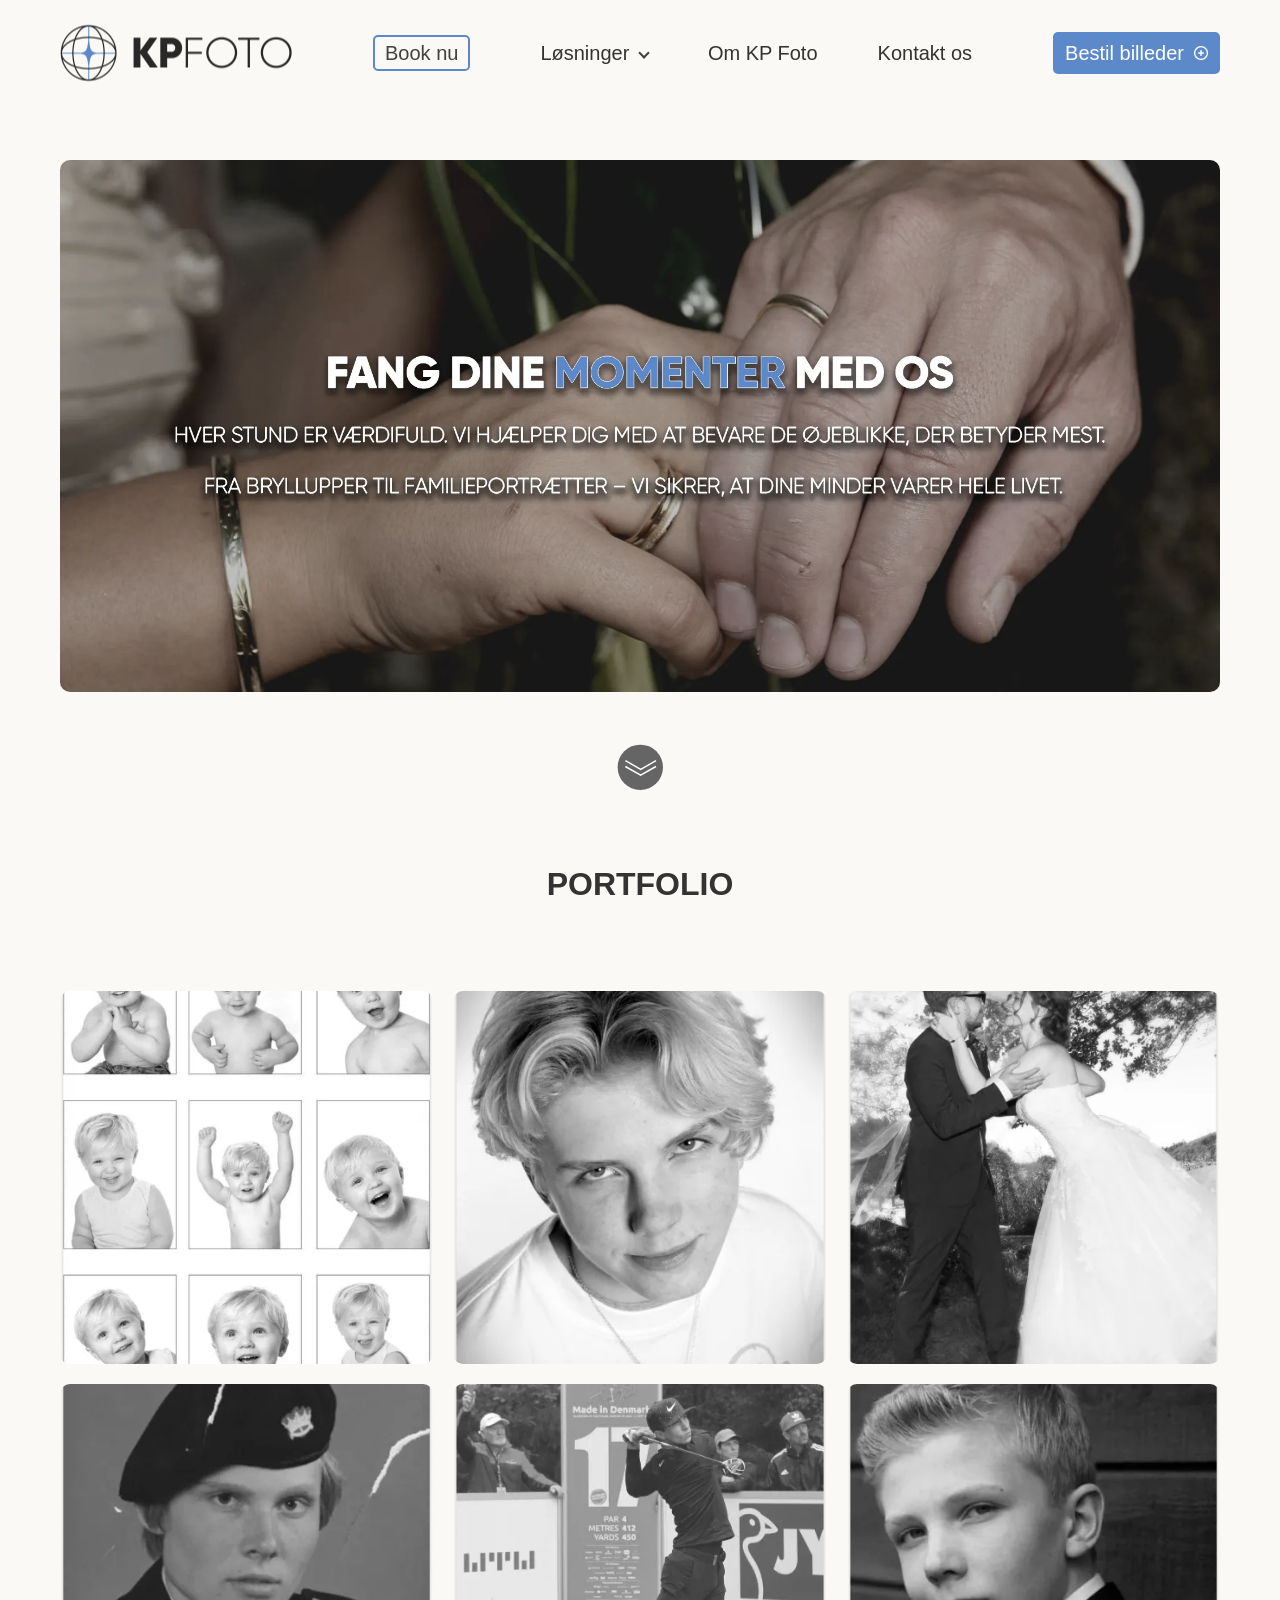
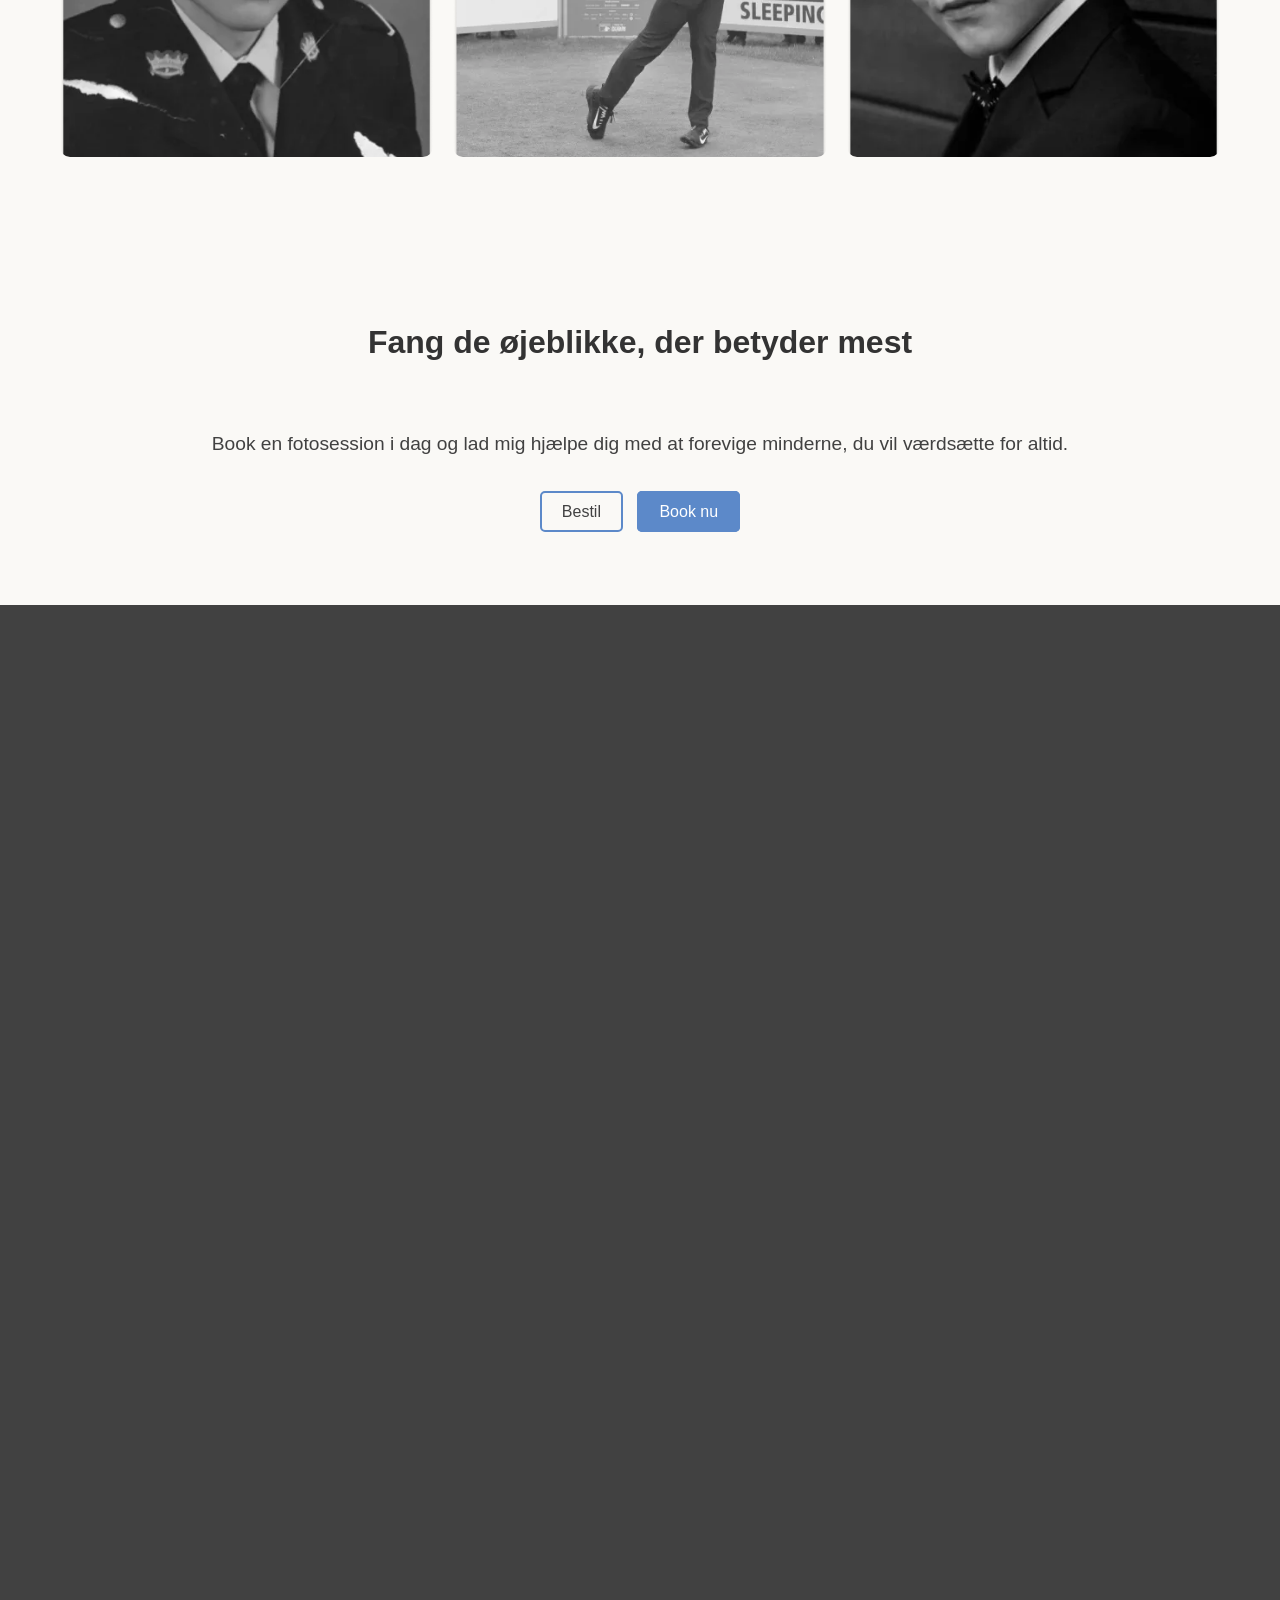
<file: KPFOTO/index.html>
<!DOCTYPE html>
<html lang="da">
<head>
  <meta charset="UTF-8" />
  <meta name="viewport" content="width=device-width, initial-scale=1.0"/>

  <meta name="description" content="KP Foto tilbyder professionelle fotosessions, herunder børnefotos, bryllupsbilleder og reklamefotos. Book din fotosession i dag og fang de øjeblikke, der betyder mest." />
  <meta name="keywords" content="fotograf, professionelle billeder, børnefotos, bryllupsfotograf, reklamefotograf, konfirmationsfotos, Silkeborg" />
  <meta name="author" content="KP Foto" />
  <title>KP Foto | Professionelle Fotosessions i Silkeborg</title>
  <link rel="icon" type="image/x-icon" href="assets/icons/favicon/favicon48x48.png">

  <link rel="stylesheet" href="css/styles.css"/>

  <meta name="author" content="KP Foto, Felix Djurhuus, Jonathan Walther, Victor Vorning, Oscar Adam Hansen, Keld Pedersen" />
  
</head>
<body>
    <!-- Header -->
    <header role="banner">
      <nav>
        <section class="logo-container">
          <a href="index.html" aria-label="Home">
            <img src="assets/img/logo.webp" alt="KP Foto logo" />
          </a>
        </section>
        <ul>
          <li><a href="booking.html" class="button-border">Book nu</a></li>
          <li class="dropdown">
            <a href="services.html">Løsninger <span class="arrow-down"></span></a>
            <ul class="submenu">
              <li><a href="boernefotos.html">Børnefotos</a></li>
              <li><a href="skolefotos.html">Skolefotos</a></li>
              <li><a href="bryllup.html">Bryllupsfoto</a></li>
              <li><a href="restitution.html">Restitution</a></li>
              <li><a href="reklamefotos.html">Reklamefotos</a></li>
              <li><a href="konfirmation.html">Konfirmation</a></li>
            </ul>
          </li>
          <li><a href="OmKP.html">Om KP Foto</a></li>
          <li><a href="contact.html">Kontakt os</a></li>
        </ul>
        <aside class="nav-right">
          <a href="bestilling.html" class="button">
            Bestil billeder 
            <img src="assets/icons/plusicon.png" alt="Plus ikon" class="plus-icon" />
          </a>
          </aside>
      </nav>
    </header>

  <main role="main">
<!-- Hero Sektion -->
<section class="herosection">
  <img src="assets/img/hero.webp" alt="Billede af hero" />
</section>

<!-- Scroll Indikator Sektion -->
<section class="scroll-indicator">
  <img src="assets/icons/scroll-down.svg" alt="Scroll ned" />
</section>

  
    

<!-- Portfolio Sektion -->
<section aria-labelledby="portfolio-title">
  <h2 id="portfolio-title">PORTFOLIO</h2>
  <article class="portfolio-article">
    <figure class="portfolio-figure">
      <section class="img-container">
        <img src="assets/img/1.webp" alt="Barn portræt" />
      </section>
    </figure>
    <figure class="portfolio-figure">
      <section class="img-container">
        <img src="assets/img/2.webp" alt="Bryllupsbillede" />
      </section>
    </figure>
    <figure class="portfolio-figure">
      <section class="img-container">
        <img src="assets/img/3.webp" alt="Portrætbillede af mand" />
      </section>
    </figure>
    <figure class="portfolio-figure">
      <section class="img-container">
        <img src="assets/img/4.webp" alt="Portrætbillede af mand" />
      </section>
    </figure>
    <figure class="portfolio-figure">
      <section class="img-container">
        <img src="assets/img/5.webp" alt="Portrætbillede af mand" />
      </section>
    </figure>
    <figure class="portfolio-figure">
      <section class="img-container">
        <img src="assets/img/6.webp" alt="Portrætbillede af mand" />
      </section>
    </figure>
  </article>
</section>

    <!-- Call to Action Sektion -->
    <section aria-labelledby="cta-title">
      <h2 id="cta-title">Fang de øjeblikke, der betyder mest</h2>
      <p>Book en fotosession i dag og lad mig hjælpe dig med at forevige minderne, du vil værdsætte for altid.</p>
      <a href="booking.html" class="button">Bestil</a>
      <a href="booking.html" class="button-border">Book nu</a>
    </section>
  </main>

  <footer>
    <section class="footer-content">
      <section>
        <h4>Kontakt</h4>
        <p>
          <img src="assets/icons/phone-icon.svg" alt="Telefon ikon" class="icon" />
          (+45) 29 66 50 24
        </p>
        <p>
          <img src="assets/icons/email-icon.svg" alt="Mail ikon" class="icon" />
          <a href="mailto:kpfoto@webspeed.dk">kpfoto@webspeed.dk</a>
        </p>
        <p>CVR: 37172642</p>
      </section>
      <section>
        <h4>Hold dig opdateret</h4>
        <p>Tilmeld dig vores nyhedsbrev</p>
        <form action="newsletter.php" method="POST">
          <input type="email" id="email" name="email" placeholder="Din e-mail" required />
          <button type="submit">Tilmeld</button>
        </form>
      </section>
    </section>
    
    <section class="footer-logos">
      <img src="assets/img/iconlogowh.webp" alt="KP Foto logo 1" />
      <img src="assets/img/textlogowh.webp" alt="KP Foto logo 2" />
    </section>
    
    <section class="footer-payment-methods">
      <img src="assets/icons/visa.png" alt="Visa ikon" class="payment-icon" />
      <img src="assets/icons/mastercard.svg" alt="MasterCard ikon" class="payment-icon" />
      <img src="assets/icons/mobilepay.png" alt="MobilePay ikon" class="payment-icon" />
      <img src="assets/icons/paypal.png" alt="PayPal ikon" class="payment-icon" />
      <img src="assets/icons/apple-pay.png" alt="ApplePay ikon" class="payment-icon" />
    </section>
    
    <p class="copyright">&copy; 2024 KP Foto</p>
  </footer>
  
  
  <script src="js/main.js"></script>
  <script src="js/scroll.js"></script>


  </body>
</html>
</file>
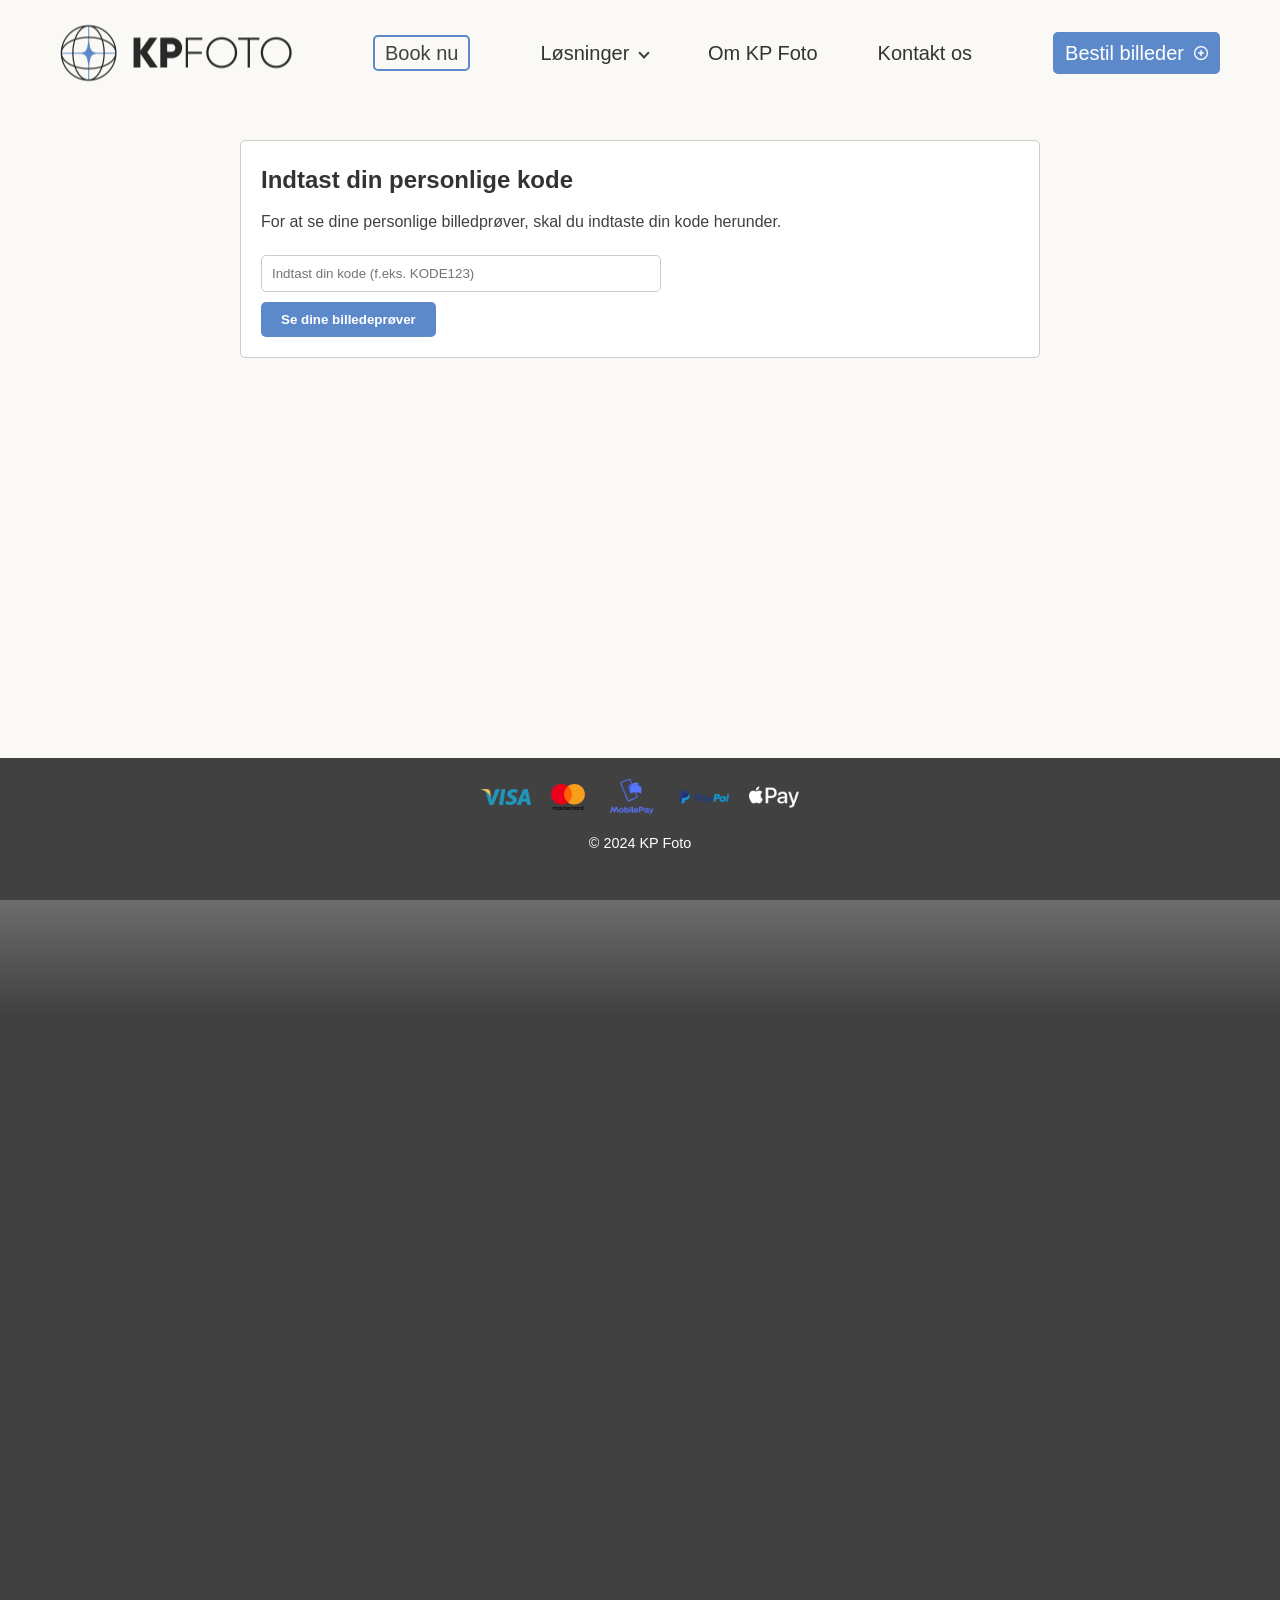
<file: KPFOTO/bestilling.html>
<!DOCTYPE html>
<html lang="da">
<head>
  <meta charset="UTF-8" />
  <meta name="viewport" content="width=device-width, initial-scale=1.0" />
  <meta name="description" content="Bestil professionelle billeder hos KP Foto. Tilpas dine ordrer med forskellige størrelser, farver og stilarter. Perfekt til børnefotos, bryllupper, skolefotos og reklame." />
  <meta name="keywords" content="billeder, KP Foto, bestilling, professionelle billeder, børnefotos, bryllupsfotos, skolefotos, reklamefotos" />
  <meta name="robots" content="index, follow" />
  <title>Bestil Professionelle Billeder - KP Foto</title>
  <link rel="canonical" href="https://www.kpfoto.dk/bestilling.html" />

  <link rel="icon" type="image/x-icon" href="assets/icons/favicon/favicon48x48.png">

  <link rel="stylesheet" href="css/styles.css"/>
  <link rel="stylesheet" href="css/bestilling.css"/>

  <meta name="author" content="KP Foto, Felix Djurhuus, Jonathan Walther, Victor Vorning, Oscar Adam Hansen, Keld Pedersen"/>

</head>
<body>
  <!-- Header -->
  <header role="banner">
    <nav>
      <figure class="logo-container">
        <a href="index.html" aria-label="Home">
          <img src="assets/img/logo.webp" alt="KP Foto logo" />
        </a>
      </figure>
      <ul>
        <li><a href="booking.html" class="button-border">Book nu</a></li>
        <li class="dropdown">
          <a href="services.html">Løsninger <span class="arrow-down"></span></a>
          <ul class="submenu">
            <li><a href="boernefotos.html">Børnefotos</a></li>
            <li><a href="skolefotos.html">Skolefotos</a></li>
            <li><a href="bryllup.html">Bryllupsfoto</a></li>
            <li><a href="restitution.html">Restitution</a></li>
            <li><a href="reklamefotos.html">Reklamefotos</a></li>
            <li><a href="konfirmation.html">Konfirmation</a></li>
          </ul>
        </li>
        <li><a href="OmKP.html">Om KP Foto</a></li>
        <li><a href="contact.html">Kontakt os</a></li>
      </ul>
      <aside class="nav-right">
        <a href="bestilling.html" class="button">
          Bestil billeder 
          <img src="assets/icons/plusicon.png" alt="Plus ikon" class="plus-icon" />
        </a>
      </aside>
    </nav>
  </header>

  <!-- Main Content -->
  <main>
    <!-- Kode Indtastning Sektion -->
    <section class="bestilling-section" id="kode-indtastning">
      <h2>Indtast din personlige kode</h2>
      <p>For at se dine personlige billedprøver, skal du indtaste din kode herunder.</p>
      <form id="kodeForm">
        <input type="text" id="kundeKode" name="kundeKode" placeholder="Indtast din kode (f.eks. KODE123)" required />
        <button type="submit">Se dine billedeprøver</button>
      </form>
    </section>
    
    <!-- Billedeprøver Sektion -->
    <section class="bestilling-section" id="billedeproever" style="display:none;">
      <h2>Dine billedeprøver</h2>
      <p>Herunder ses de billedeprøver, der hører til den indtastede kode.</p>
      <section id="billeder-container" class="billeder-grid">
        <!-- Dynamisk billeder og numre indsættes via JS -->
      </section>
      
      <!-- Bestillingsformular Sektion -->
      <section id="bestillingsformular" style="display:none;">
        <h2>Bestil dine billeder</h2>
        <form id="bestillingForm">
          <h3>Kundeoplysninger</h3>
          <fieldset class="kundeoplysninger">
            <legend>Kundeoplysninger</legend>
            
            <label for="fornavn">Fornavn:</label>
            <input type="text" id="fornavn" name="fornavn" placeholder="Dit fornavn" required>
      
            <label for="efternavn">Efternavn:</label>
            <input type="text" id="efternavn" name="efternavn" placeholder="Dit efternavn" required>
      
            <label for="adresse">Adresse:</label>
            <input type="text" id="adresse" name="adresse" placeholder="Din adresse" required>
      
            <label for="telefon">Telefonnummer:</label>
            <input type="tel" id="telefon" name="telefon" placeholder="Dit telefonnummer" required>
      
            <label for="email">Email:</label>
            <input type="email" id="email" name="email" placeholder="Din email" required>
      
            <label for="barnetsNavn">Barnets navn:</label>
            <input type="text" id="barnetsNavn" name="barnetsNavn" placeholder="Barnets navn" required>
          </fieldset>
      
          <h3>Billedbestillinger</h3>
          <section id="billedeBestillingContainer" class="billede-bestilling-container">
            <article class="billedeBestilling">
              <label for="billedeNummer">Billede nr:</label>
              <input type="text" name="billedeNr" placeholder="Billede nr." required>

              <label for="stoerrelser">Størrelse:</label>
              <select name="stoerrelse[]">
                <option value="9x12">9x12</option>
                <option value="13x18">13x18</option>
                <option value="18x24">18x24</option>
                <option value="A4">A4</option>
                <option value="A3">A3</option>
                <option value="Poster">Poster</option>
              </select>
      
              <label for="antál">Antal:</label>
              <input type="number" name="antal[]" placeholder="Antal" min="1" required>
      
              <label for="farver">Farve:</label>
              <input type="checkbox" name="farve[]">
      
              <label for="sortogHvid">Sort/hvid:</label>
              <input type="checkbox" name="sortHvid[]">
            </article>
          </section>
          <button type="button" id="tilfoejBillede">Tilføj flere billeder</button>
          <button type="submit">Send bestilling</button>
        </form>
      </section>
    </section>
  </main>

  <footer>
    <section class="footer-content">
      <section>
        <h4>Kontakt</h4>
        <p>
          <img src="assets/icons/phone-icon.svg" alt="Telefon ikon" class="icon" />
          (+45) 29 66 50 24
        </p>
        <p>
          <img src="assets/icons/email-icon.svg" alt="Mail ikon" class="icon" />
          <a href="mailto:kpfoto@webspeed.dk">kpfoto@webspeed.dk</a>
        </p>
        <p>CVR: 37172642</p>
      </section>
      <section>
        <h4>Hold dig opdateret</h4>
        <p>Tilmeld dig vores nyhedsbrev</p>
        <form action="newsletter.php" method="POST">
          <input id="emailfooter" placeholder="Din e-mail" required />
          <button type="submit">Tilmeld</button>
        </form>
      </section>
    </section>
    
    <section class="footer-logos">
      <img src="assets/img/iconlogowh.webp" alt="KP Foto logo 1" />
      <img src="assets/img/textlogowh.webp" alt="KP Foto logo 2" />
    </section>
    
    <section class="footer-payment-methods">
      <img src="assets/icons/visa.png" alt="Visa ikon" class="payment-icon" />
      <img src="assets/icons/mastercard.svg" alt="MasterCard ikon" class="payment-icon" />
      <img src="assets/icons/mobilepay.png" alt="MobilePay ikon" class="payment-icon" />
      <img src="assets/icons/paypal.png" alt="PayPal ikon" class="payment-icon" />
      <img src="assets/icons/apple-pay.png" alt="ApplePay ikon" class="payment-icon" />
    </section>
    
    <p class="copyright">&copy; 2024 KP Foto</p>
  </footer>

  <script src="js/main.js"></script>
  <script src="js/bestilling.js"></script>

</body>
</html>
</file>
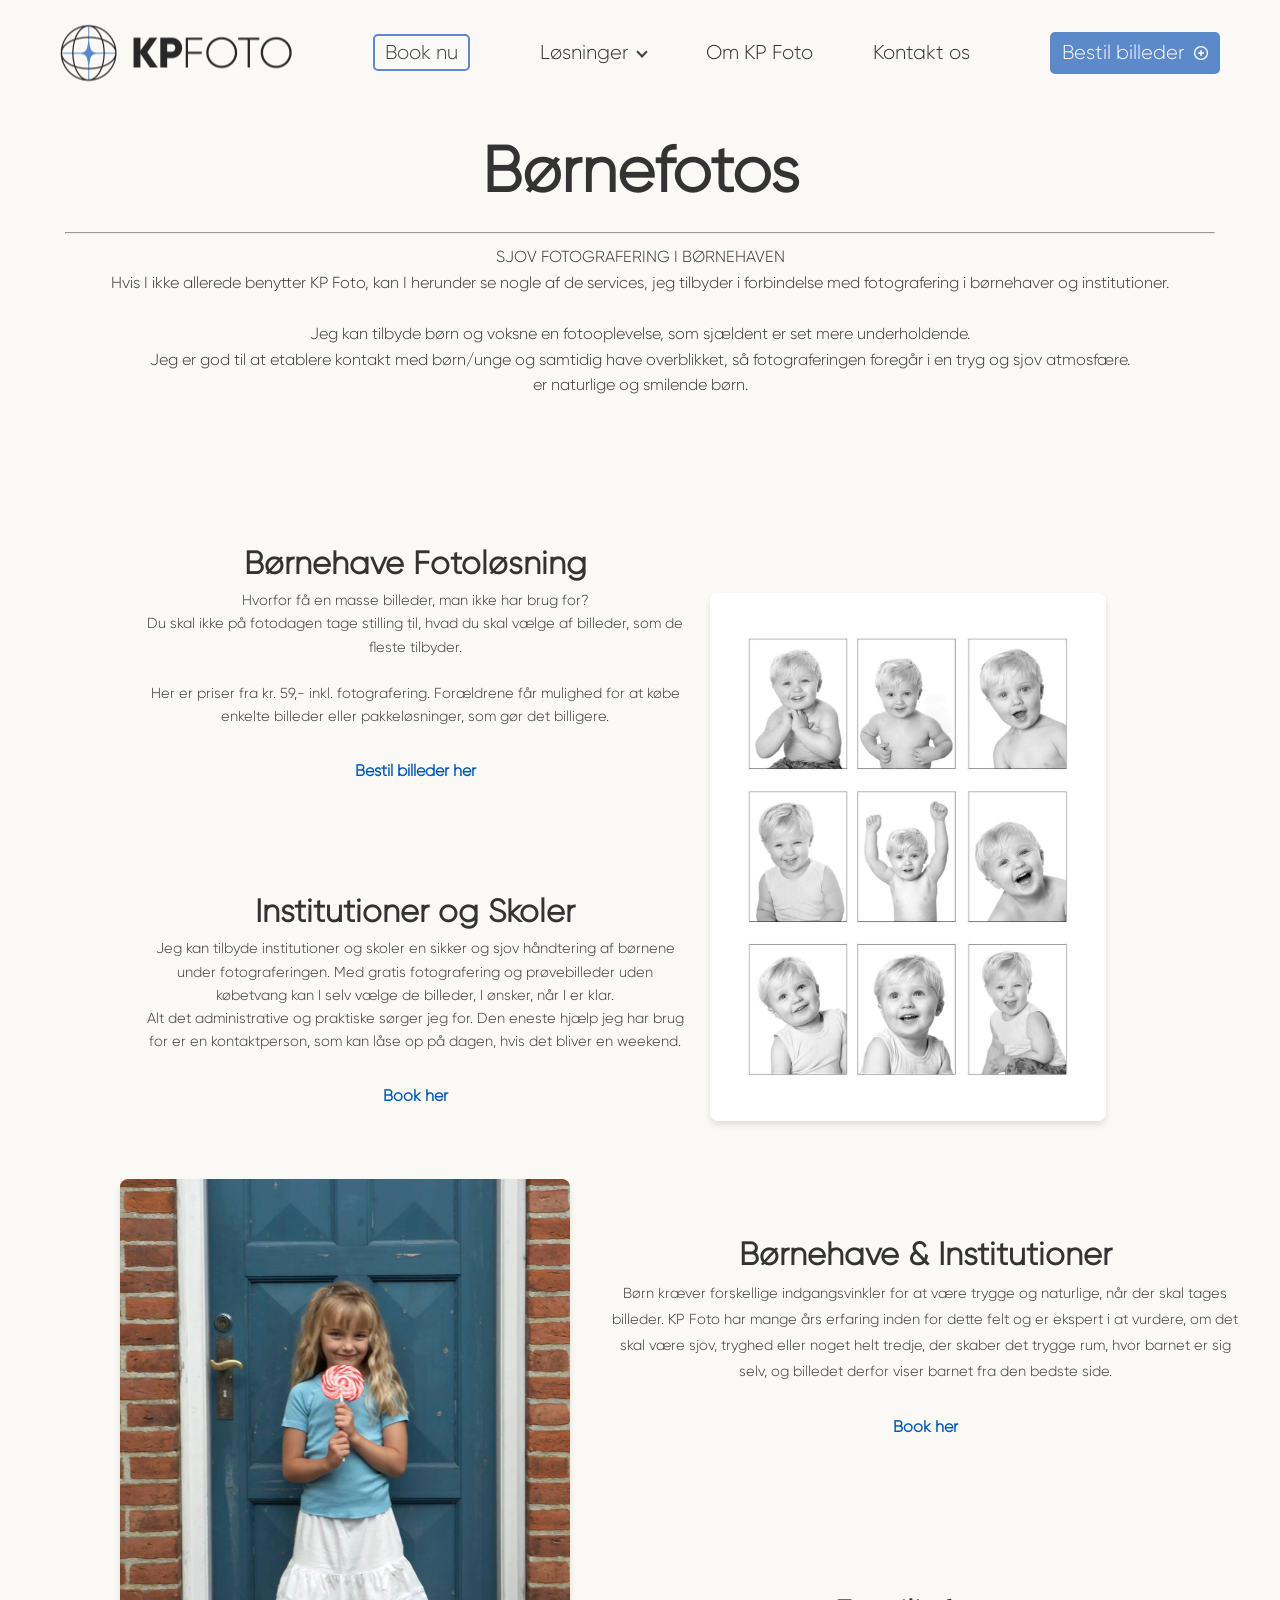
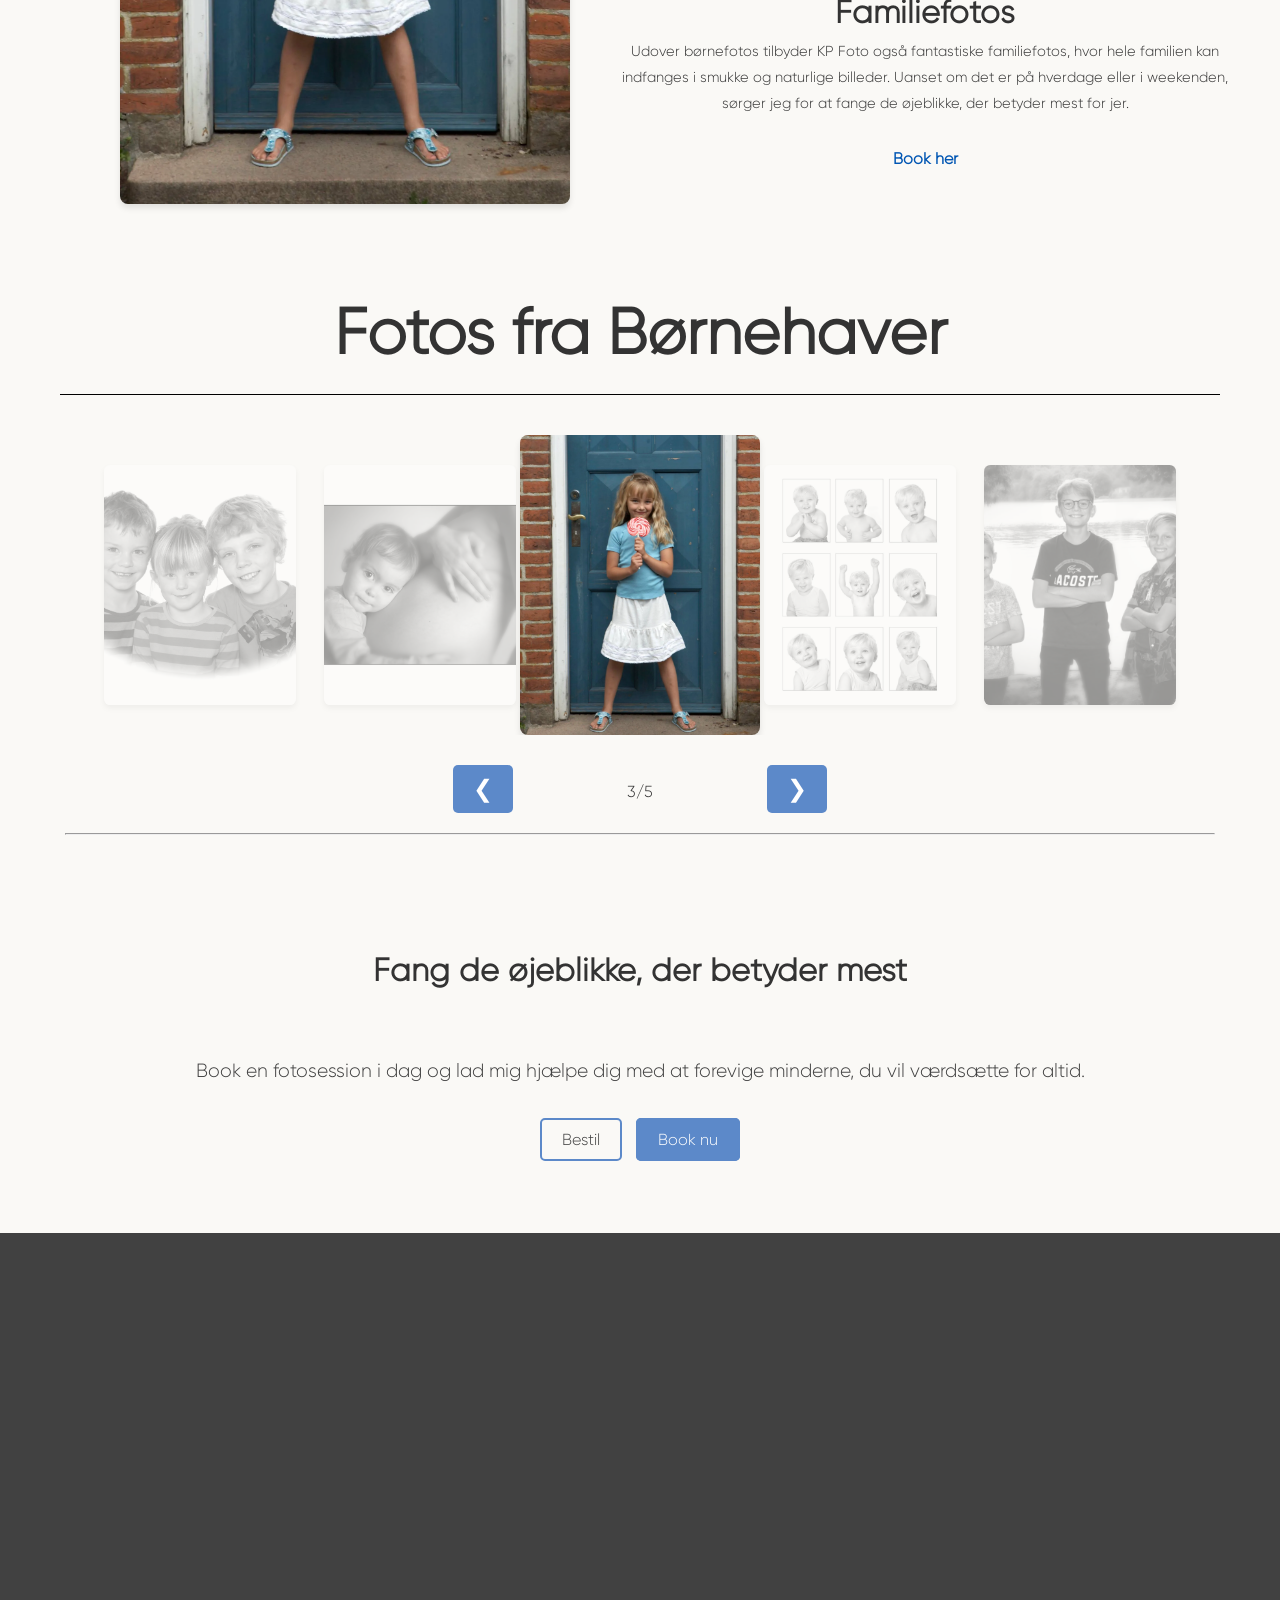
<file: KPFOTO/boernefotos.html>
<!DOCTYPE html>
<html lang="da">
<head>
  
  <meta charset="UTF-8" />
  <meta name="viewport" content="width=device-width, initial-scale=1.0" />
  <title>KP Foto - Børnefotos & Børnehavefotos</title>
  <link rel="icon" type="image/x-icon" href="assets/icons/favicon/favicon48x48.png">

  <link rel="stylesheet" href="css/løsninger.css" />
  <link rel="stylesheet" href="css/karousel.css" />
  <link rel="stylesheet" href="css/styles.css" />
  
  <meta name="description" content="KP Foto tilbyder professionelle og sjove børnefotos i børnehaver og institutioner. Kontakt os for en tryg og underholdende fotooplevelse. Fra kun 59 kr." />
<meta name="keywords" content="børnefotos, børnehavefotografering, institution fotos, KP Foto, sjove billeder af børn, familiefotos, institutioner, skolefotos" />
<meta name="author" content="KP Foto, Felix Djurhuus, Jonathan Walther, Victor Vorning, Oscar Adam Hansen, Keld Pedersen" />
<meta name="robots" content="index, follow" />

</head>
<body>
    <!-- Header -->
    <header role="banner">
        <nav>
            <section class="logo-container">
                <a href="index.html" aria-label="Home">
                  <img src="assets/img/logo.webp" alt="KP Foto logo" />
                </a>
            </section>
            <ul>
                <li><a href="booking.html" class="button-border">Book nu</a></li>
                <li class="dropdown">
                    <a href="services.html">Løsninger <span class="arrow-down"></span></a>
                    <ul class="submenu">
                        <li><a href="boernefotos.html">Børnefotos</a></li>
                        <li><a href="skolefotos.html">Skolefotos</a></li>
                        <li><a href="bryllup.html">Bryllupsfoto</a></li>
                        <li><a href="restitution.html">Restitution</a></li>
                        <li><a href="reklamefotos.html">Reklamefotos</a></li>
                        <li><a href="konfirmation.html">Konfirmation</a></li>
                    </ul>
                </li>
                <li><a href="OmKP.html">Om KP Foto</a></li>
                <li><a href="contact.html">Kontakt os</a></li>
            </ul>
            <aside class="nav-right">
                <a href="bestilling.html" class="button">
                    Bestil billeder 
                    <img src="assets/icons/plusicon.png" alt="Plus ikon" class="plus-icon" />
                </a>
            </aside>
        </nav>
    </header>
  
<!--Package/Price-->
  <main>
    <section id="bryllup-løsninger">
      <h1>Børnefotos</h1>
      <hr class="divider">
      <p class="subtext1">
        SJOV FOTOGRAFERING I BØRNEHAVEN<br>
        Hvis I ikke allerede benytter KP Foto, kan I herunder se nogle af de services, jeg tilbyder i forbindelse med fotografering i børnehaver og institutioner.<br><br>
      </p>
      <p class="subtext1">
        Jeg kan tilbyde børn og voksne en fotooplevelse, som sjældent er set mere underholdende. <br> Jeg er god til at etablere kontakt med børn/unge og samtidig have overblikket, så fotograferingen foregår i en tryg og sjov atmosfære.
        <br> er naturlige og smilende børn.<br>
      </p>
      

  </section>
  
  <article class="førstepakker" style="display: flex; align-items: flex-end; gap: 20px;">
      <section class="Pakke">
          <h3 >Børnehave Fotoløsning</h3>
          <p class="størrelse">
            Hvorfor få en masse billeder, man ikke har brug for?<br>
            Du skal ikke på fotodagen tage stilling til, hvad du skal vælge af billeder, som de fleste tilbyder.<br><br>          </p>
          <p class="størrelse">
            Her er priser fra kr. 59,- inkl. fotografering. Forældrene får mulighed for at købe enkelte billeder eller pakkeløsninger, som gør det billigere.
          </p>
          <p class="price">
            <a href="bestilling.html"><strong>Bestil billeder her</strong></a>
          </p>
          <br><br><br><br>

          <h3>Institutioner og Skoler</h3>
          <p class="størrelse">
            Jeg kan tilbyde institutioner og skoler en sikker og sjov håndtering af børnene under fotograferingen. Med gratis fotografering og prøvebilleder uden købetvang kan I selv vælge de billeder, I ønsker, når I er klar.          </p>
          <p class="størrelse">
            Alt det administrative og praktiske sørger jeg for. Den eneste hjælp jeg har brug for er en kontaktperson, som kan låse op på dagen, hvis det bliver en weekend.
          </p>
          <p class="price">
            <a href="booking.html"><strong>Book her</strong></a>
          </p>
      </section>
      <figure class="par">
          <img src="assets/img/børn1.webp" alt="Fotograf med kamera">
      </figure>
  </article>

  <article class="andenpakker" style="display: flex; align-items: flex-end; gap: 20px;">
    <figure class="parto">
        <img src="assets/img/børn5.webp" alt="Billede af børn i børnehave">
    </figure>
    <section class="mission-text">
        <h3>Børnehave & Institutioner</h3>
        <p class="størrelse">
          Børn kræver forskellige indgangsvinkler for at være trygge og naturlige, når der skal tages billeder. 
          KP Foto har mange års erfaring inden for dette felt og er ekspert i at vurdere, om det skal være sjov, 
          tryghed eller noget helt tredje, der skaber det trygge rum, hvor barnet er sig selv, og billedet derfor viser barnet fra den bedste side.
        </p>
        <p class="price" style="margin-bottom: 70px;">
          <a href="booking.html"><strong>Book her</strong></a>
        </p>
        <br><br><br>
        <h3 >Familiefotos</h3>
        <p class="størrelse">
          Udover børnefotos tilbyder KP Foto også fantastiske familiefotos, hvor hele familien kan indfanges i smukke og naturlige billeder. 
          Uanset om det er på hverdage eller i weekenden, sørger jeg for at fange de øjeblikke, der betyder mest for jer.
        </p>
        <p class="price" style="margin-bottom: 70px;">
          <a href="booking.html"><strong>Book her</strong></a>
        </p>
    </section>
</article>

<section class="bryllup">
  <h1><strong>Fotos fra Børnehaver</strong></h1>
</section>

<section id="bryllup-foto-carousel">
  
  <section class="carousel-container">
    <section class="carousel">
      <article class="carousel-item">
        <img src="assets/img/børn1.webp" alt="Bryllup photo 1" />
      </article>
      <article class="carousel-item">
        <img src="assets/img/børn2.webp" alt="Bryllup photo 2" />
      </article>
      <article class="carousel-item active">
        <img src="assets/img/børn3.webp" alt="Bryllup photo 3" />
      </article>
      <article class="carousel-item">
        <img src="assets/img/børn4.webp" alt="Bryllup photo 4" />
      </article>
      <article class="carousel-item">
        <img src="assets/img/børn5.webp" alt="Bryllup photo 5" />
      </article>
    </section>
  </section>
  
  <section class="carousel-controls">
    <button class="prev">❮</button>
    <span id="carousel-index">1/5</span>
    <button class="next">❯</button>
  </section>
  
</section>
<hr class="divider">
      
  
 <!-- Call to Action Section -->
 <section aria-labelledby="cta-title">
  <h2 id="cta-title">Fang de øjeblikke, der betyder mest</h2>
  <p>Book en fotosession i dag og lad mig hjælpe dig med at forevige minderne, du vil værdsætte for altid.</p>
  <a href="booking.html" class="button">Bestil</a>
  <a href="booking.html" class="button-border">Book nu</a>
</section>
</main>

<!-- Javascript -->
<script src="js/karousel.js"></script>
<script src="js/main.js"></script>

<!-- Footer -->
<footer>
  <section class="footer-content">
    <section>
      <h4>Kontakt</h4>
      <p>
        <img src="assets/icons/phone-icon.svg" alt="Telefon ikon" class="icon" />
        (+45) 29 66 50 24
      </p>
      <p>
        <img src="assets/icons/email-icon.svg" alt="Mail ikon" class="icon" />
        <a href="mailto:kpfoto@webspeed.dk">kpfoto@webspeed.dk</a>
      </p>
      <p>CVR: 37172642</p>
    </section>
    <section>
      <h4>Hold dig opdateret</h4>
      <p>Tilmeld dig vores nyhedsbrev</p>
      <form action="newsletter.php" method="POST">
        <input type="email" id="email" name="email" placeholder="Din e-mail" required />
        <button type="submit">Tilmeld</button>
      </form>
    </section>
  </section>
  
  <section class="footer-logos">
    <img src="assets/img/iconlogowh.webp" alt="KP Foto logo 1" />
    <img src="assets/img/textlogowh.webp" alt="KP Foto logo 2" />
  </section>
  
  <section class="footer-payment-methods">
    <img src="assets/icons/visa.png" alt="Visa ikon" class="payment-icon" />
    <img src="assets/icons/mastercard.svg" alt="MasterCard ikon" class="payment-icon" />
    <img src="assets/icons/mobilepay.png" alt="MobilePay ikon" class="payment-icon" />
    <img src="assets/icons/paypal.png" alt="PayPal ikon" class="payment-icon" />
    <img src="assets/icons/apple-pay.png" alt="ApplePay ikon" class="payment-icon" />
  </section>
  
  <p class="copyright">&copy; 2024 KP Foto</p>
</footer>

</body>
</html>
</file>
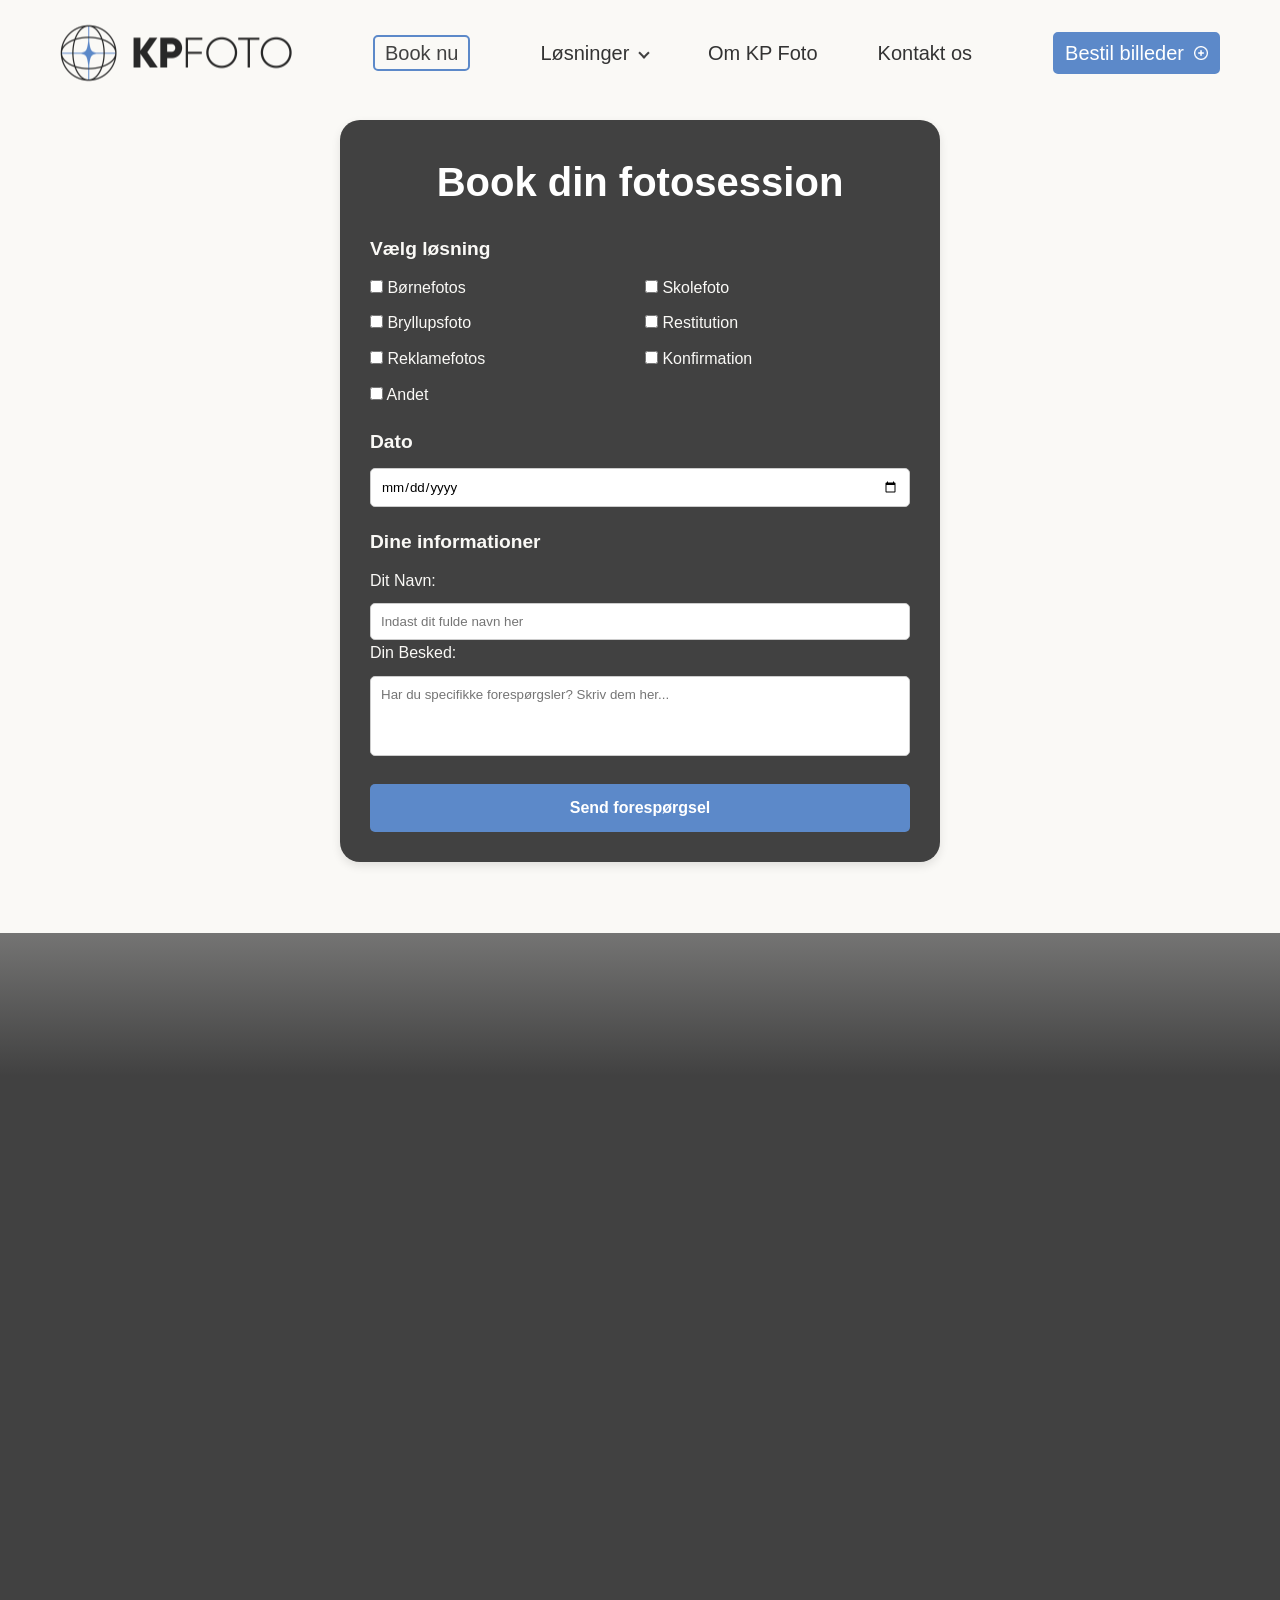
<file: KPFOTO/booking.html>
<!DOCTYPE html>
<html lang="da">
<head>
  <meta charset="UTF-8" />
  <meta name="viewport" content="width=device-width, initial-scale=1.0" />
  <title>Book en Fotosession</title>
  <link rel="icon" type="image/x-icon" href="assets/icons/favicon/favicon48x48.png">

  <link rel="stylesheet" href="css/styles.css" />
  <link rel="stylesheet" href="css/booking.css" />
  <meta name="description" content="Book en professionel fotosession hos KP Foto. Vi tilbyder børnefotos, bryllupsfoto, skolefotos og mere.">
  <meta name="keywords" content="book fotosession, professionel fotograf, børnefotos, bryllupsfoto, skolefotos, portrætter">
  <meta name="author" content="KP Foto, Felix Djurhuus, Jonathan Walther, Victor Vorning, Oscar Adam Hansen, Keld Pedersen">

</head>
<body>
    <!-- Header -->
    <header role="banner">
        <nav>
            <section class="logo-container">
                <a href="index.html" aria-label="Home">
                  <img src="assets/img/logo.webp" alt="KP Foto logo" />
                </a>
            </section>
            <ul>
                <li><a href="booking.html" class="button-border">Book nu</a></li>
                <li class="dropdown">
                    <a href="services.html">Løsninger <span class="arrow-down"></span></a>
                    <ul class="submenu">
                        <li><a href="boernefotos.html">Børnefotos</a></li>
                        <li><a href="skolefotos.html">Skolefotos</a></li>
                        <li><a href="bryllup.html">Bryllupsfoto</a></li>
                        <li><a href="restitution.html">Restitution</a></li>
                        <li><a href="reklamefotos.html">Reklamefotos</a></li>
                        <li><a href="konfirmation.html">Konfirmation</a></li>
                    </ul>
                </li>
                <li><a href="OmKP.html">Om KP Foto</a></li>
                <li><a href="contact.html">Kontakt os</a></li>
            </ul>
            <aside class="nav-right">
                <a href="bestilling.html" class="button">
                    Bestil billeder 
                    <img src="assets/icons/plusicon.png" alt="Plus ikon" class="plus-icon" />
                </a>
            </aside>
        </nav>
    </header>

  
  <!-- Booking Section -->
  <main>
    <section class="booking-container">
      <h4>Book din fotosession</h4>
      <form id="serviceForm" class="booking-form">

        <fieldset style="font-family: 'Gilroy', sans-serif;">
          <legend>Vælg løsning</legend>
          <section class="checkbox-group">
            <label><input type="checkbox" name="service" value="Bryllup"> Børnefotos</label>
            <label><input type="checkbox" name="service" value="Børnehave"> Skolefoto</label>
            <label><input type="checkbox" name="service" value="Skolefoto"> Bryllupsfoto</label>
            <label><input type="checkbox" name="service" value="Konfirmation"> Restitution</label>
            <label><input type="checkbox" name="service" value="Portræt"> Reklamefotos</label>
            <label><input type="checkbox" name="service" value="Billedbehandling"> Konfirmation</label>
            <label><input type="checkbox" name="service" value="Billedbehandling"> Andet</label>
          </section>
          <p class="error-message" id="errorMessage">Du skal vælge mindst én løsning.</p>
        </fieldset>
        
        <fieldset>
          <legend>Dato</legend>
          <input style="font-family: 'Gilroy', sans-serif;" type="date" name="date" class="date-picker">
          <p class="error-message" id="errorDate">Du skal vælge en dato.</p>
        </fieldset>
    
        <fieldset>
          <legend>Dine informationer</legend>
          <label for="name">Dit Navn:</label>
          <input style="font-family: 'Gilroy', sans-serif;" type="text" id="name" name="name" placeholder="Indast dit fulde navn her">
          <p class="error-message" id="errorName">Du skal indtaste dit navn.</p>
          <label  for="message">Din Besked:</label>
          <textarea style="font-family: 'Gilroy', sans-serif;" id="message" name="message" placeholder="Har du specifikke forespørgsler? Skriv dem her..."></textarea>
        </fieldset>

        <!-- Lightbox -->
<div id="lightbox" class="lightbox-overlay">
  <div class="lightbox-content">
    <h2>Din forespørgsel er sendt!</h2>
    <p>Vi stræber os efter at svarer på alle forespørgsler indenfor 24 timer.</p>
    <button id="closeLightbox">Luk</button>
  </div>
</div>
    
        <button style="font-family: 'Gilroy', sans-serif;" type="submit" class="submit-button">Send forespørgsel</button>
      </form>
    </section>

    <br>
    <br>
  </main>

  <!-- Footer -->
  <footer>
    <section class="footer-content">
      <section>
        <h4>Kontakt</h4>
        <p>
          <img src="assets/icons/phone-icon.svg" alt="Telefon ikon" class="icon" />
          (+45) 29 66 50 24
        </p>
        <p>
          <img src="assets/icons/email-icon.svg" alt="Mail ikon" class="icon" />
          <a href="mailto:kpfoto@webspeed.dk">kpfoto@webspeed.dk</a>
        </p>
        <p>CVR: 37172642</p>
      </section>
      <section>
        <h4>Hold dig opdateret</h4>
        <p>Tilmeld dig vores nyhedsbrev</p>
        <form action="newsletter.php" method="POST">
          <input type="email" id="email" name="email" placeholder="Din e-mail" required />
          <button type="submit">Tilmeld</button>
        </form>
      </section>
    </section>
    
    <section class="footer-logos">
      <img src="assets/img/iconlogowh.webp" alt="KP Foto logo 1" />
      <img src="assets/img/textlogowh.webp" alt="KP Foto logo 2" />
    </section>
    
    <section class="footer-payment-methods">
      <img src="assets/icons/visa.png" alt="Visa ikon" class="payment-icon" />
      <img src="assets/icons/mastercard.svg" alt="MasterCard ikon" class="payment-icon" />
      <img src="assets/icons/mobilepay.png" alt="MobilePay ikon" class="payment-icon" />
      <img src="assets/icons/paypal.png" alt="PayPal ikon" class="payment-icon" />
      <img src="assets/icons/apple-pay.png" alt="ApplePay ikon" class="payment-icon" />
    </section>
    
    <p class="copyright">&copy; 2024 KP Foto</p>
  </footer>

  <script src="js/footer.js"></script>
  <script src="js/lightbox.js"></script>
  <script src="js/main.js"></script>
  <script src="js/checkbox.js"></script>


  
  </body>
</html>
</file>
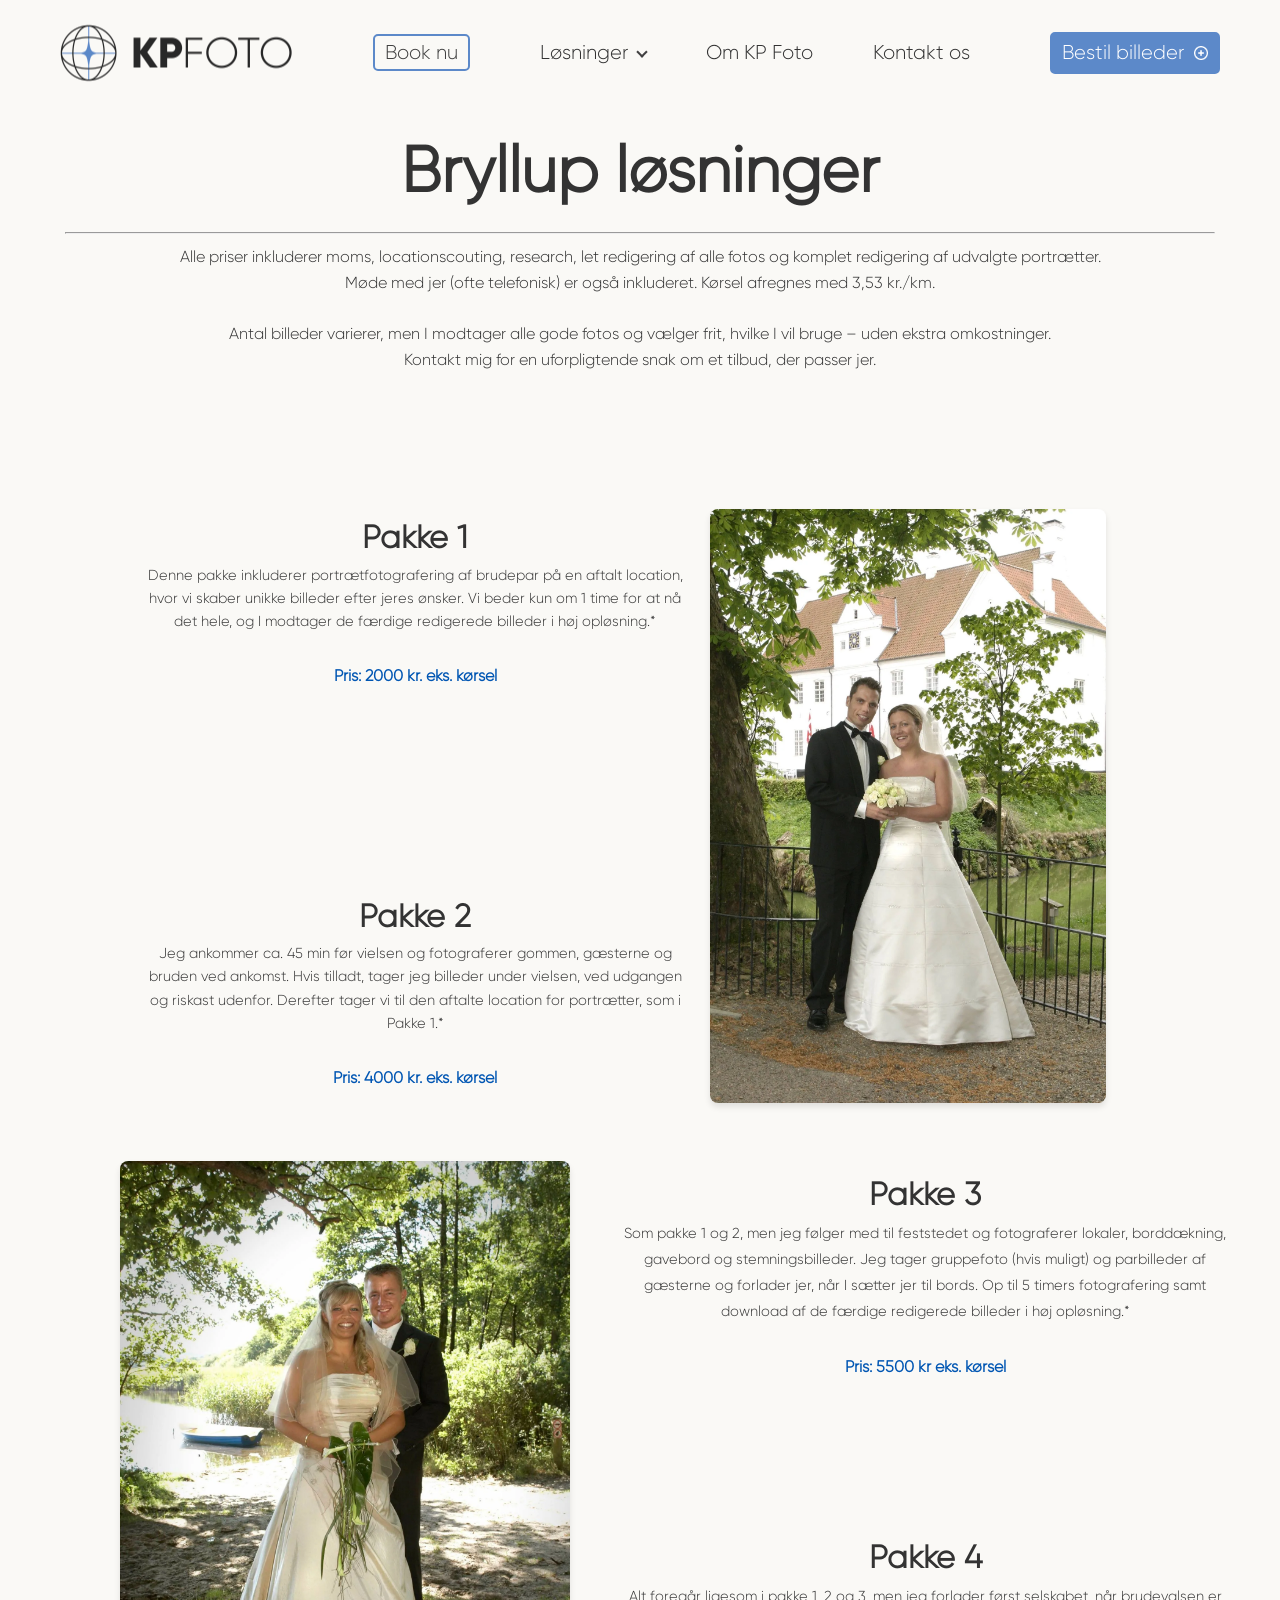
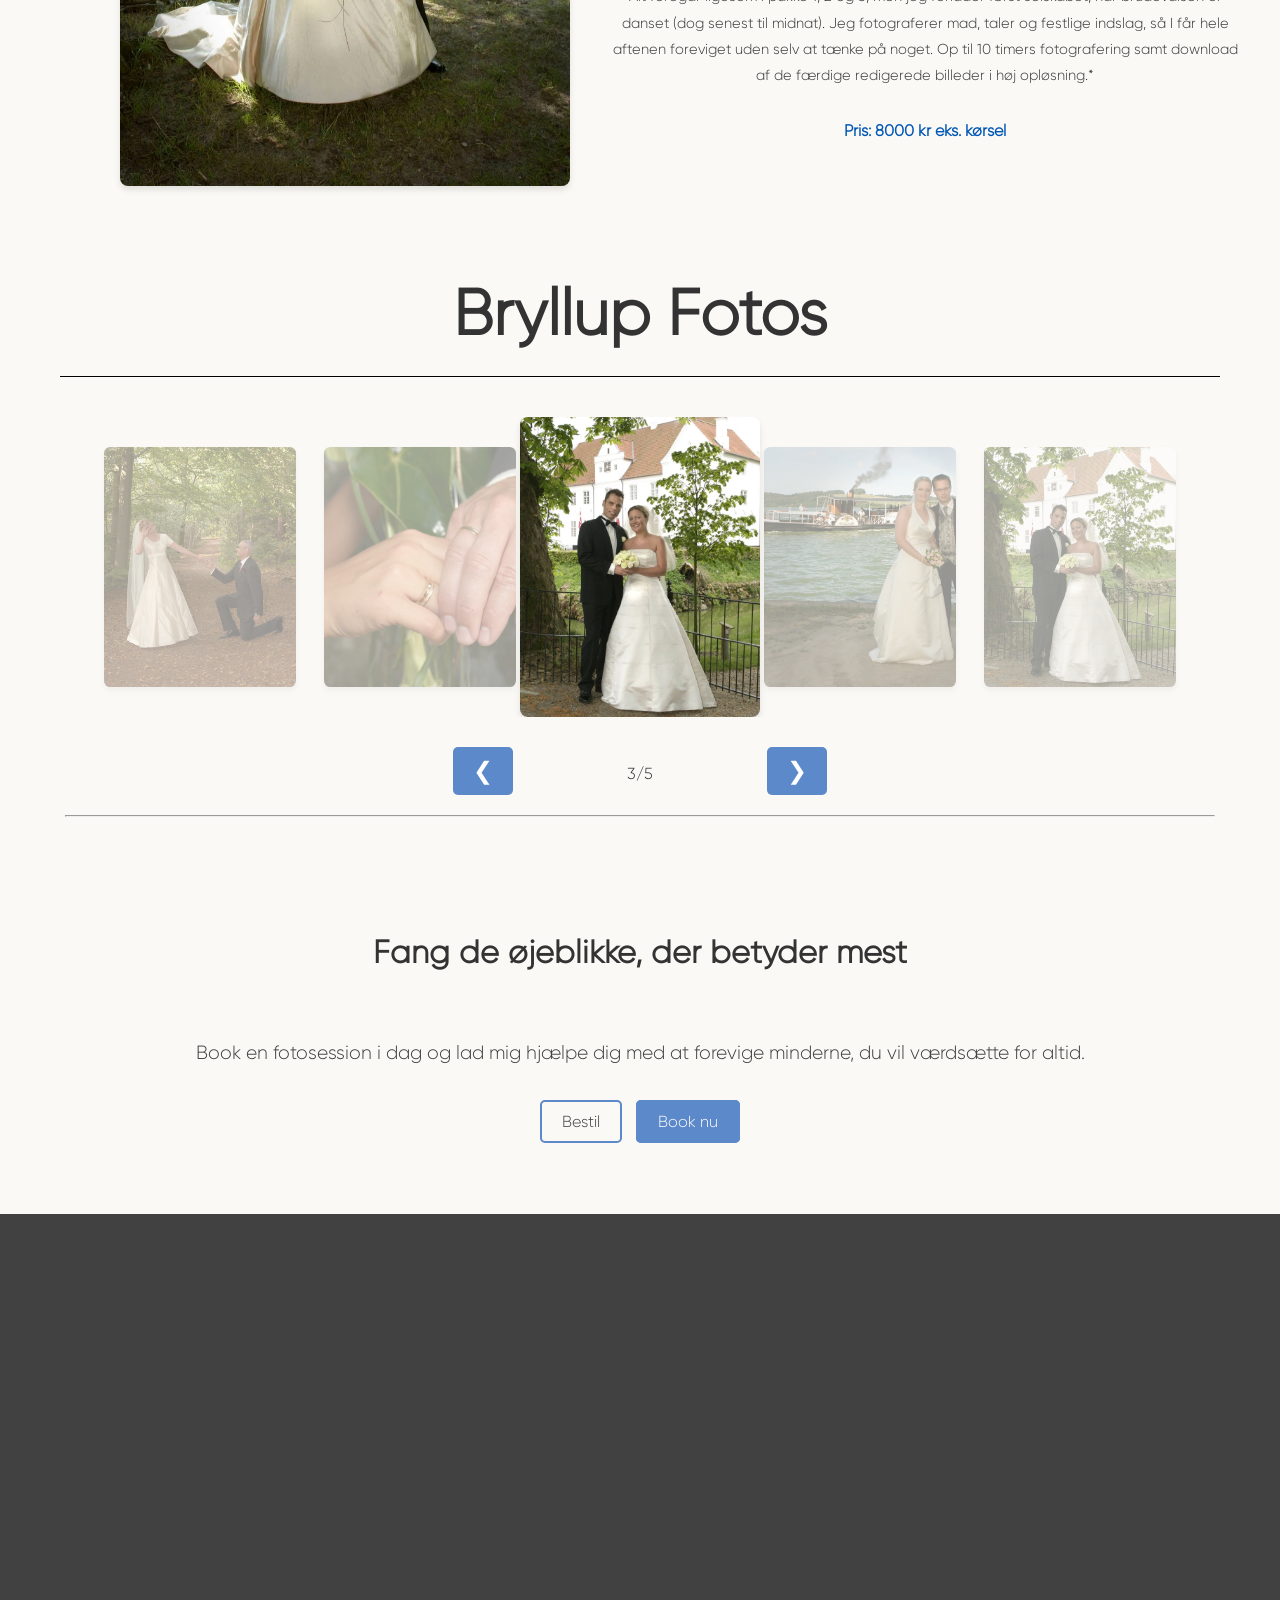
<file: KPFOTO/bryllup.html>
<!DOCTYPE html>
<html lang="da">
<head>
  <meta charset="UTF-8" />
  <meta name="viewport" content="width=device-width, initial-scale=1.0" />
  <title>KP Foto</title>
  <link rel="icon" type="image/x-icon" href="assets/icons/favicon/favicon48x48.png">

  <link rel="stylesheet" href="css/løsninger.css" />
  <link rel="stylesheet" href="css/karousel.css" />
  <link rel="stylesheet" href="css/styles.css" />

  <meta name="description" content="Fang de smukkeste øjeblikke med KP Foto. Vi tilbyder professionelle bryllupsfotograferingspakker skræddersyet til dine behov. Kontakt os i dag for et uforpligtende tilbud." />
  <meta name="keywords" content="Bryllupsfotograf, Bryllupsfotos, Professionel fotograf, Fotograf til bryllup, Fotopakker, KP Foto" />
  <meta name="author" content="KP Foto" />


  <meta property="og:title" content="KP Foto Bryllupsløsninger" />
  <meta property="og:description" content="Fang de smukkeste øjeblikke med KP Foto. Vi tilbyder professionelle bryllupsfotograferingspakker skræddersyet til dine behov." />
  <meta property="og:image" content="assets/img/bryllup1.jpeg" />
  <meta property="og:url" content="https://www.kpfoto.dk" />
  <meta name="twitter:card" content="summary_large_image" />

  <meta name="author" content="KP Foto, Felix Djurhuus, Jonathan Walther, Victor Vorning, Oscar Adam Hansen, Keld Pedersen" />

  
</head>
<body>
    <!-- Header -->
    <header role="banner">
        <nav>
            <section class="logo-container">
                <a href="index.html" aria-label="Home">
                  <img src="assets/img/logo.webp" alt="KP Foto logo" />
                </a>
            </section>
            <ul>
                <li><a href="booking.html" class="button-border">Book nu</a></li>
                <li class="dropdown">
                    <a href="services.html">Løsninger <span class="arrow-down"></span></a>
                    <ul class="submenu">
                        <li><a href="boernefotos.html">Børnefotos</a></li>
                        <li><a href="skolefotos.html">Skolefotos</a></li>
                        <li><a href="bryllup.html">Bryllupsfoto</a></li>
                        <li><a href="restitution.html">Restitution</a></li>
                        <li><a href="reklamefotos.html">Reklamefotos</a></li>
                        <li><a href="konfirmation.html">Konfirmation</a></li>
                    </ul>
                </li>
                <li><a href="OmKP.html">Om KP Foto</a></li>
                <li><a href="contact.html">Kontakt os</a></li>
            </ul>
            <aside class="nav-right">
                <a href="bestilling.html" class="button">
                    Bestil billeder 
                    <img src="assets/icons/plusicon.png" alt="Plus ikon" class="plus-icon" />
                </a>
            </aside>
        </nav>
    </header>

<!--Overskriften-->
  <main>
    <section id="bryllup-løsninger">
      <h1>Bryllup løsninger</h1>
      <hr class="divider">
      <p class="subtext1">
          Alle priser inkluderer moms, locationscouting, research, let redigering af alle fotos og komplet redigering af udvalgte portrætter.<br>
          Møde med jer (ofte telefonisk) er også inkluderet. Kørsel afregnes med 3,53 kr./km.
      </p>
      <br>
      <p class="subtext2">
          Antal billeder varierer, men I modtager alle gode fotos og vælger frit, hvilke I vil bruge – uden ekstra omkostninger.<br>
          Kontakt mig for en uforpligtende snak om et tilbud, der passer jer.
      </p>
  </section>
  <!--Package/Price-->
  <article class="førstepakker"  style="display: flex; align-items: flex-end; gap: 20px;">
      <section class="Pakke">
          <h3>Pakke 1</h3>
          <p class="størrelse">
              Denne pakke inkluderer portrætfotografering af brudepar på en aftalt location, hvor vi skaber unikke 
              billeder efter jeres ønsker. Vi beder kun om 1 time for at nå det hele, og I modtager de færdige redigerede billeder i høj opløsning.*
          </p>
          <p class="price">
            <strong><a href="booking.html">Pris: 2000 kr. eks. kørsel</a></strong>
          </p>
          <br><br><br><br> <!-- Laver mellemrum imellem tekst-->
          <h3 style="margin-top: 100px;">Pakke 2</h3>
          <p class="størrelse">
              Jeg ankommer ca. 45 min før vielsen og fotograferer gommen, gæsterne og bruden ved ankomst.
              Hvis tilladt, tager jeg billeder under vielsen, ved udgangen og riskast udenfor.
              Derefter tager vi til den aftalte location for portrætter, som i Pakke 1.*
          </p>
          <p class="price">
            <strong><a href="booking.html">Pris: 4000 kr. eks. kørsel</a></strong> <!--Fører videre til booking-->
          </p>
      </section>
      <figure class="par">
          <img src="assets/img/bryllup2.webp" alt="Fotograf med kamera">
      </figure>
  </article>

  <article class="andenpakker" style="display: flex; align-items: flex-end; gap: 20px;">
    <figure class="parto">
        <img src="assets/img/bryllup2(1).webp" alt="Billede af ejer">
    </figure>
    <section class="mission-text">
        <h3>Pakke 3</h3>
        <p class="størrelse">
            Som pakke 1 og 2, men jeg følger med til feststedet og fotograferer lokaler, borddækning, gavebord og stemningsbilleder.
            Jeg tager gruppefoto (hvis muligt) og parbilleder af gæsterne og forlader jer, når I sætter jer til bords.
            Op til 5 timers fotografering samt download af de færdige redigerede billeder i høj opløsning.*
        </p>
        <p class="price">
          <strong><a href="booking.html">Pris: 5500 kr eks. kørsel</a></strong> <!--Fører videre til booking-->
        </p>
        <br><br> <br> <br> <!-- Laver mellemrum imellem tekst-->
        <h3 style="margin-top: 50px;">Pakke 4</h3>
        <p class="størrelse">
            Alt foregår ligesom i pakke 1, 2 og 3, men jeg forlader først selskabet, når brudevalsen er danset (dog senest til midnat).
            Jeg fotograferer mad, taler og festlige indslag, så I får hele aftenen foreviget uden selv at tænke på noget.
            Op til 10 timers fotografering samt download af de færdige redigerede billeder i høj opløsning.*
        </p>
        <p class="price" style="margin-bottom: 80px;">
          <strong> <a href="booking.html">Pris: 8000 kr eks. kørsel</a></strong> <!--Fører videre til booking-->
        </p>
    </section>
</article>

<section class="bryllup">
  <h1><strong>Bryllup Fotos</strong></h1>
</section>


<section id="bryllup-foto-carousel">
  
  <section class="carousel-container">
    <section class="carousel">
      <article class="carousel-item">
        <img src="assets/img/bryllup3.webp" alt="Bryllup photo 1" />
      </article>
      <article class="carousel-item">
        <img src="assets/img/bryllup4.webp" alt="Bryllup photo 2" />
      </article>
      <article class="carousel-item active">
        <img src="assets/img/bryllup5.webp" alt="Bryllup photo 3" />
      </article>
      <article class="carousel-item">
        <img src="assets/img/bryllup1.webp" alt="Bryllup photo 4" />
      </article>
      <article class="carousel-item">
        <img src="assets/img/bryllup2.webp" alt="Bryllup photo 5" />
      </article>
    </section>
  </section>
  
  <section class="carousel-controls">
    <button class="prev">❮</button>
    <span id="carousel-index">1/5</span>
    <button class="next">❯</button>
  </section>
  
</section>

<hr class="divider">

      
      
      
      
      
  

 <!-- Call to Action Section -->
 <section aria-labelledby="cta-title">
  <h2 id="cta-title">Fang de øjeblikke, der betyder mest</h2>
  <p>Book en fotosession i dag og lad mig hjælpe dig med at forevige minderne, du vil værdsætte for altid.</p>
  <a href="booking.html" class="button">Bestil</a>
  <a href="booking.html" class="button-border">Book nu</a>
</section>
</main>


<footer>
  <section class="footer-content">
    <section>
      <h4>Kontakt</h4>
      <p>
        <img src="assets/icons/phone-icon.svg" alt="Telefon ikon" class="icon" />
        (+45) 29 66 50 24
      </p>
      <p>
        <img src="assets/icons/email-icon.svg" alt="Mail ikon" class="icon" />
        <a href="mailto:kpfoto@webspeed.dk">kpfoto@webspeed.dk</a>
      </p>
      <p>CVR: 37172642</p>
    </section>
    <section>
      <h4>Hold dig opdateret</h4>
      <p>Tilmeld dig vores nyhedsbrev</p>
      <form action="newsletter.php" method="POST">
        <input type="email" id="email" name="email" placeholder="Din e-mail" required />
        <button type="submit">Tilmeld</button>
      </form>
    </section>
  </section>
  
  <section class="footer-logos">
    <img src="assets/img/iconlogowh.webp" alt="KP Foto logo 1" />
    <img src="assets/img/textlogowh.webp" alt="KP Foto logo 2" />
  </section>
  
  <section class="footer-payment-methods">
    <img src="assets/icons/visa.png" alt="Visa ikon" class="payment-icon" />
    <img src="assets/icons/mastercard.svg" alt="MasterCard ikon" class="payment-icon" />
    <img src="assets/icons/mobilepay.png" alt="MobilePay ikon" class="payment-icon" />
    <img src="assets/icons/paypal.png" alt="PayPal ikon" class="payment-icon" />
    <img src="assets/icons/apple-pay.png" alt="ApplePay ikon" class="payment-icon" />
  </section>
  
  <p class="copyright">&copy; 2024 KP Foto</p>
</footer>

<!-- Javascript -->
<script src="js/karousel.js"></script>
<script src="js/main.js"></script>

</body>
</html>
</file>
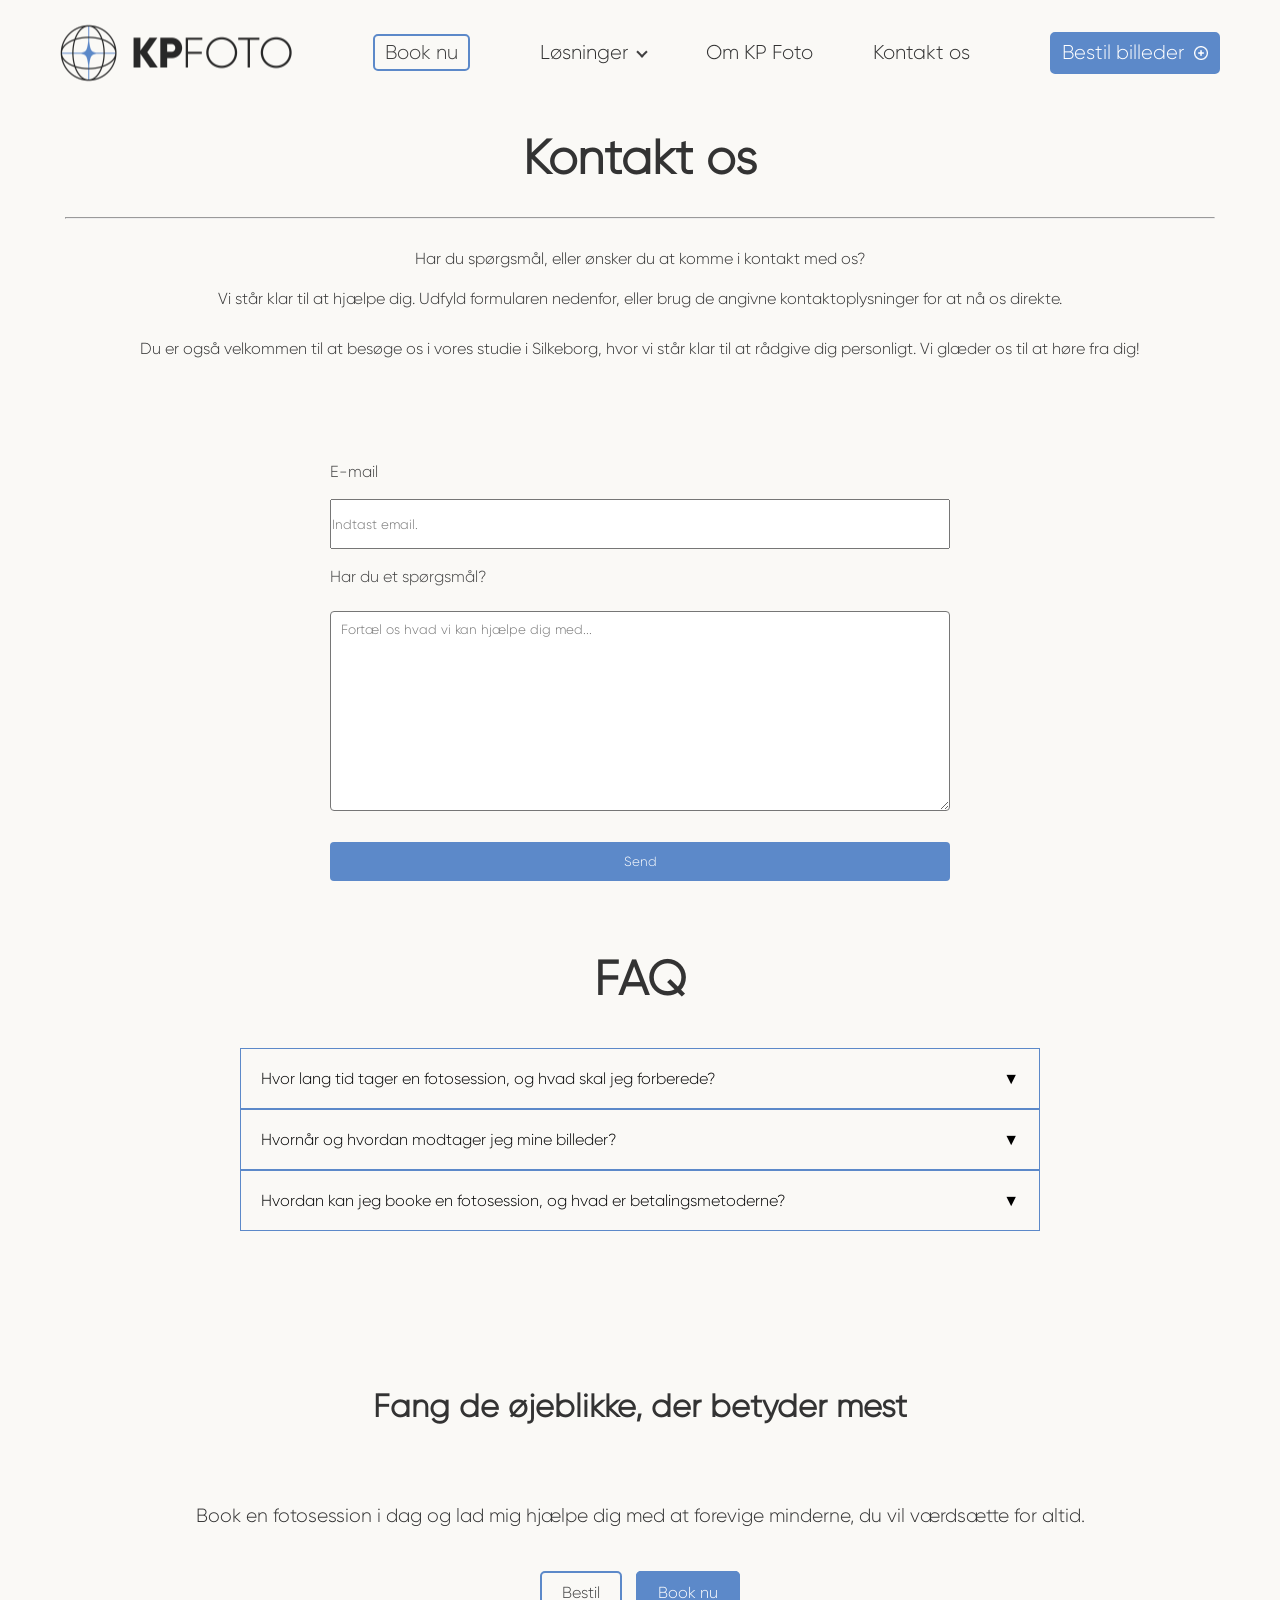
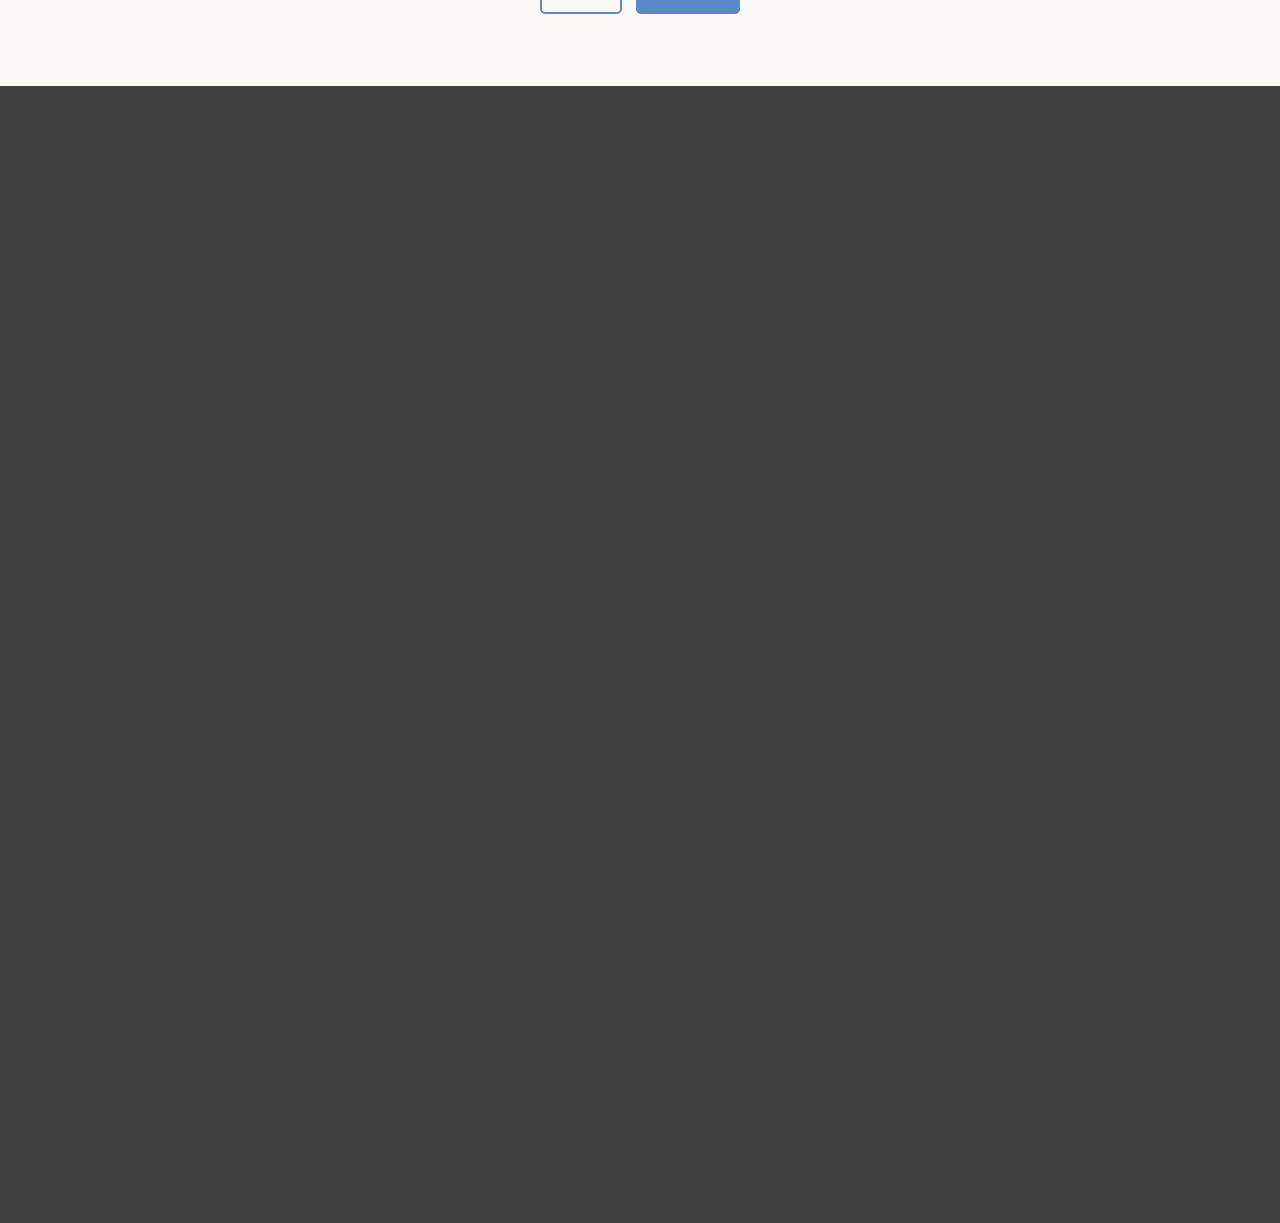
<file: KPFOTO/contact.html>
<!DOCTYPE html>
<html lang="da">
<head>
  <meta charset="UTF-8" />
  <meta name="viewport" content="width=device-width, initial-scale=1.0"/>
  <title>KP Foto - Kontakt</title>
  <link rel="icon" type="image/x-icon" href="assets/icons/favicon/favicon48x48.png">

  <link rel="stylesheet" href="css/contact.css"/>
  <link rel="stylesheet" href="css/styles.css"/>
  <meta name="description" content="Kontakt KP Foto for professionelle fotosessioner i Silkeborg. Book din fotosession online og få vejledning til din næste fotografering.">
  <meta name="author" content="KP Foto, Felix Djurhuus, Jonathan Walther, Victor Vorning, Oscar Adam Hansen, Keld Pedersen"/>

</head>
<body>
    <!-- Header -->
    <header role="banner">
        <nav>
            <section class="logo-container">
                <a href="index.html" aria-label="Home">
                  <img src="assets/img/logo.webp" alt="KP Foto logo" />
                </a>
            </section>
            <ul>
                <li><a href="booking.html" class="button-border">Book nu</a></li>
                <li class="dropdown">
                    <a href="services.html">Løsninger <span class="arrow-down"></span></a>
                    <ul class="submenu">
                        <li><a href="boernefotos.html">Børnefotos</a></li>
                        <li><a href="skolefotos.html">Skolefotos</a></li>
                        <li><a href="bryllup.html">Bryllupsfoto</a></li>
                        <li><a href="restitution.html">Restitution</a></li>
                        <li><a href="reklamefotos.html">Reklamefotos</a></li>
                        <li><a href="konfirmation.html">Konfirmation</a></li>
                    </ul>
                </li>
                <li><a href="OmKP.html">Om KP Foto</a></li>
                <li><a href="contact.html">Kontakt os</a></li>
            </ul>
            <aside class="nav-right">
                <a href="bestilling.html" class="button">
                    Bestil billeder 
                    <img src="assets/icons/plusicon.png" alt="Plus ikon" class="plus-icon" />
                </a>
            </aside>
        </nav>
    </header>

  <!-- Main Content -->
  <main>
    <h1>Kontakt os</h1>
    <hr class="divider">
    <p>
      Har du spørgsmål, eller ønsker du at komme i kontakt med os? <br> Vi står klar til at hjælpe dig. Udfyld formularen nedenfor, eller brug de angivne kontaktoplysninger for at nå os direkte.
    </p>
    <p>
      Du er også velkommen til at besøge os i vores studie i Silkeborg, hvor vi står klar til at rådgive dig personligt. Vi glæder os til at høre fra dig!
    </p>

    <!-- Spørgsmål/formular -->
    <section class="container">
      <form>
        <label for="email">E-mail</label>
        <input type="email" id="email" name="e-mail" placeholder="Indtast email." style="font-family: 'Gilroy', sans-serif; height: 50px;" required>
       
        <label for="subject">Har du et spørgsmål?</label>
        <textarea id="subject" name="subject" placeholder="Fortæl os hvad vi kan hjælpe dig med..." style="font-family: 'Gilroy', sans-serif; height:200px;" required></textarea>
    
        <input type="submit" value="Send">
      </form>
    </section>

    <!-- FAQ Section -->
    <section class="faq-container">
      <h1>FAQ</h1>

      <!-- Start of the Accordion -->
      <article class="faq-item">
        <button class="faq-question">
          Hvor lang tid tager en fotosession, og hvad skal jeg forberede?
          <span class="arrow">&#9660;</span>
        </button>
        <section class="faq-answer">
          <p>Vores fotosessioner varierer typisk fra 30 minutter til 2 timer afhængigt af typen af fotografering (f.eks. portræt, bryllup eller familiebilleder). Vi anbefaler, at du vælger tøj, der passer til temaet, og tænker over eventuelle rekvisitter eller steder, du ønsker at inkludere.</p>
        </section>
      </article>

      <article class="faq-item">
        <button class="faq-question">
          Hvornår og hvordan modtager jeg mine billeder?
          <span class="arrow">&#9660;</span>
        </button>
        <section class="faq-answer">
          <p>Du vil modtage dine redigerede billeder inden for 7-10 arbejdsdage efter sessionen. Billederne leveres digitalt via et privat online galleri, hvor du kan downloade og dele dem.</p>
        </section>
      </article>

      <article class="faq-item">
        <button class="faq-question">
          Hvordan kan jeg booke en fotosession, og hvad er betalingsmetoderne?
          <span class="arrow">&#9660;</span>
        </button>
        <section class="faq-answer">
          <p>Du kan booke din fotosession via vores online bookingsystem, telefonisk eller ved at sende os en e-mail. Vi accepterer betaling via MobilePay, kreditkort og bankoverførsel.</p>
        </section>
      </article>
    </section>

    <!-- Call to Action Section -->
    <section aria-labelledby="cta-title">
      <h2 id="cta-title">Fang de øjeblikke, der betyder mest</h2>
      <p>Book en fotosession i dag og lad mig hjælpe dig med at forevige minderne, du vil værdsætte for altid.</p>
      <a href="booking.html" class="button">Bestil</a>
      <a href="booking.html" class="button-border">Book nu</a>
    </section>
  </main>


<!--Footer-->
<footer>
  <section class="footer-content">
    <section>
      <h4>Kontakt</h4>
      <p>
        <img src="assets/icons/phone-icon.svg" alt="Telefon ikon" class="icon" />
        (+45) 29 66 50 24
      </p>
      <p>
        <img src="assets/icons/email-icon.svg" alt="Mail ikon" class="icon" />
        <a href="mailto:kpfoto@webspeed.dk">kpfoto@webspeed.dk</a>
      </p>
      <p>CVR: 37172642</p>
    </section>
    <section>
      <h4>Hold dig opdateret</h4>
      <p>Tilmeld dig vores nyhedsbrev</p>
      <form action="newsletter.php" method="POST">
        <input id="emailfooter" placeholder="Din e-mail" required />
        <button type="submit">Tilmeld</button>
      </form>
    </section>
  </section>
  
  <section class="footer-logos">
    <img src="assets/img/iconlogowh.webp" alt="KP Foto logo 1" />
    <img src="assets/img/textlogowh.webp" alt="KP Foto logo 2" />
  </section>
  
  <section class="footer-payment-methods">
    <img src="assets/icons/visa.png" alt="Visa ikon" class="payment-icon" />
    <img src="assets/icons/mastercard.svg" alt="MasterCard ikon" class="payment-icon" />
    <img src="assets/icons/mobilepay.png" alt="MobilePay ikon" class="payment-icon" />
    <img src="assets/icons/paypal.png" alt="PayPal ikon" class="payment-icon" />
    <img src="assets/icons/apple-pay.png" alt="ApplePay ikon" class="payment-icon" />
  </section>
  
  <p class="copyright">&copy; 2024 KP Foto</p>
</footer>

<script src="js/faq.js"></script>
<script src="js/main.js"></script>


</body>
</html>
</file>
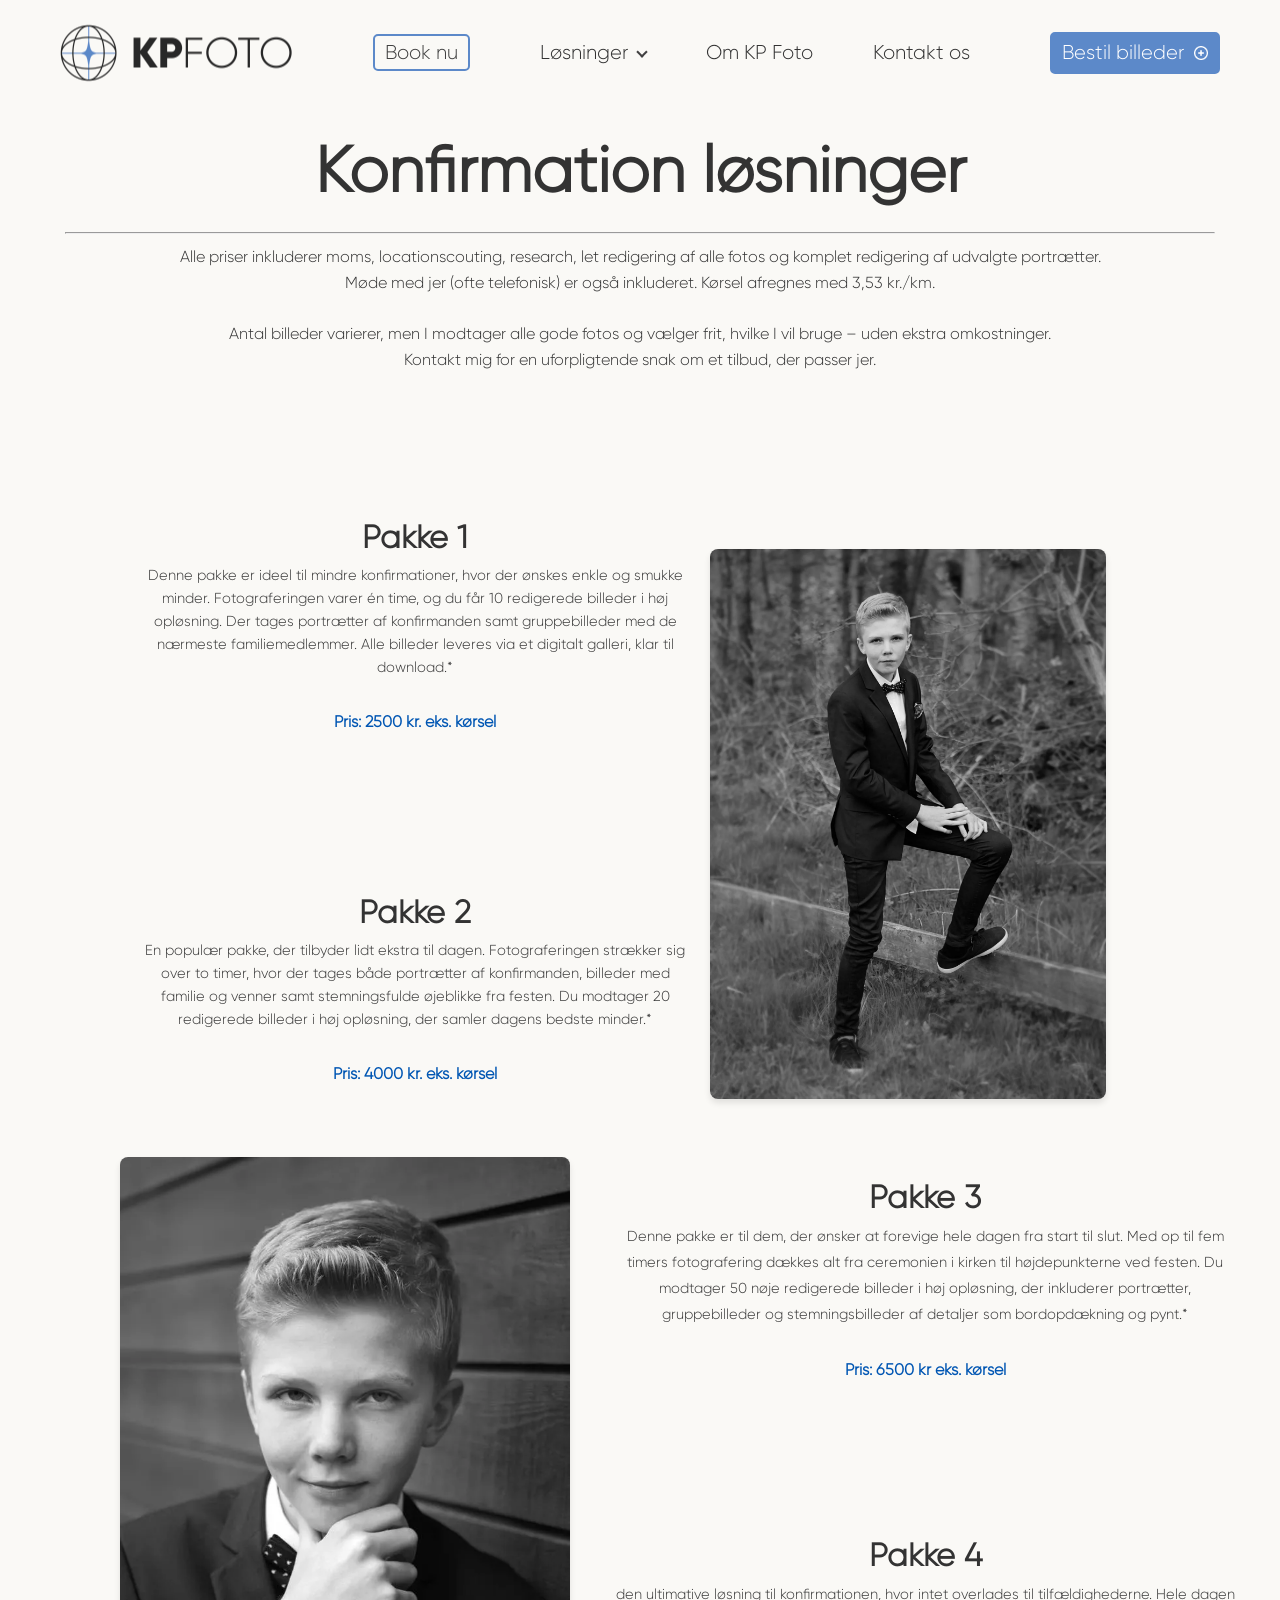
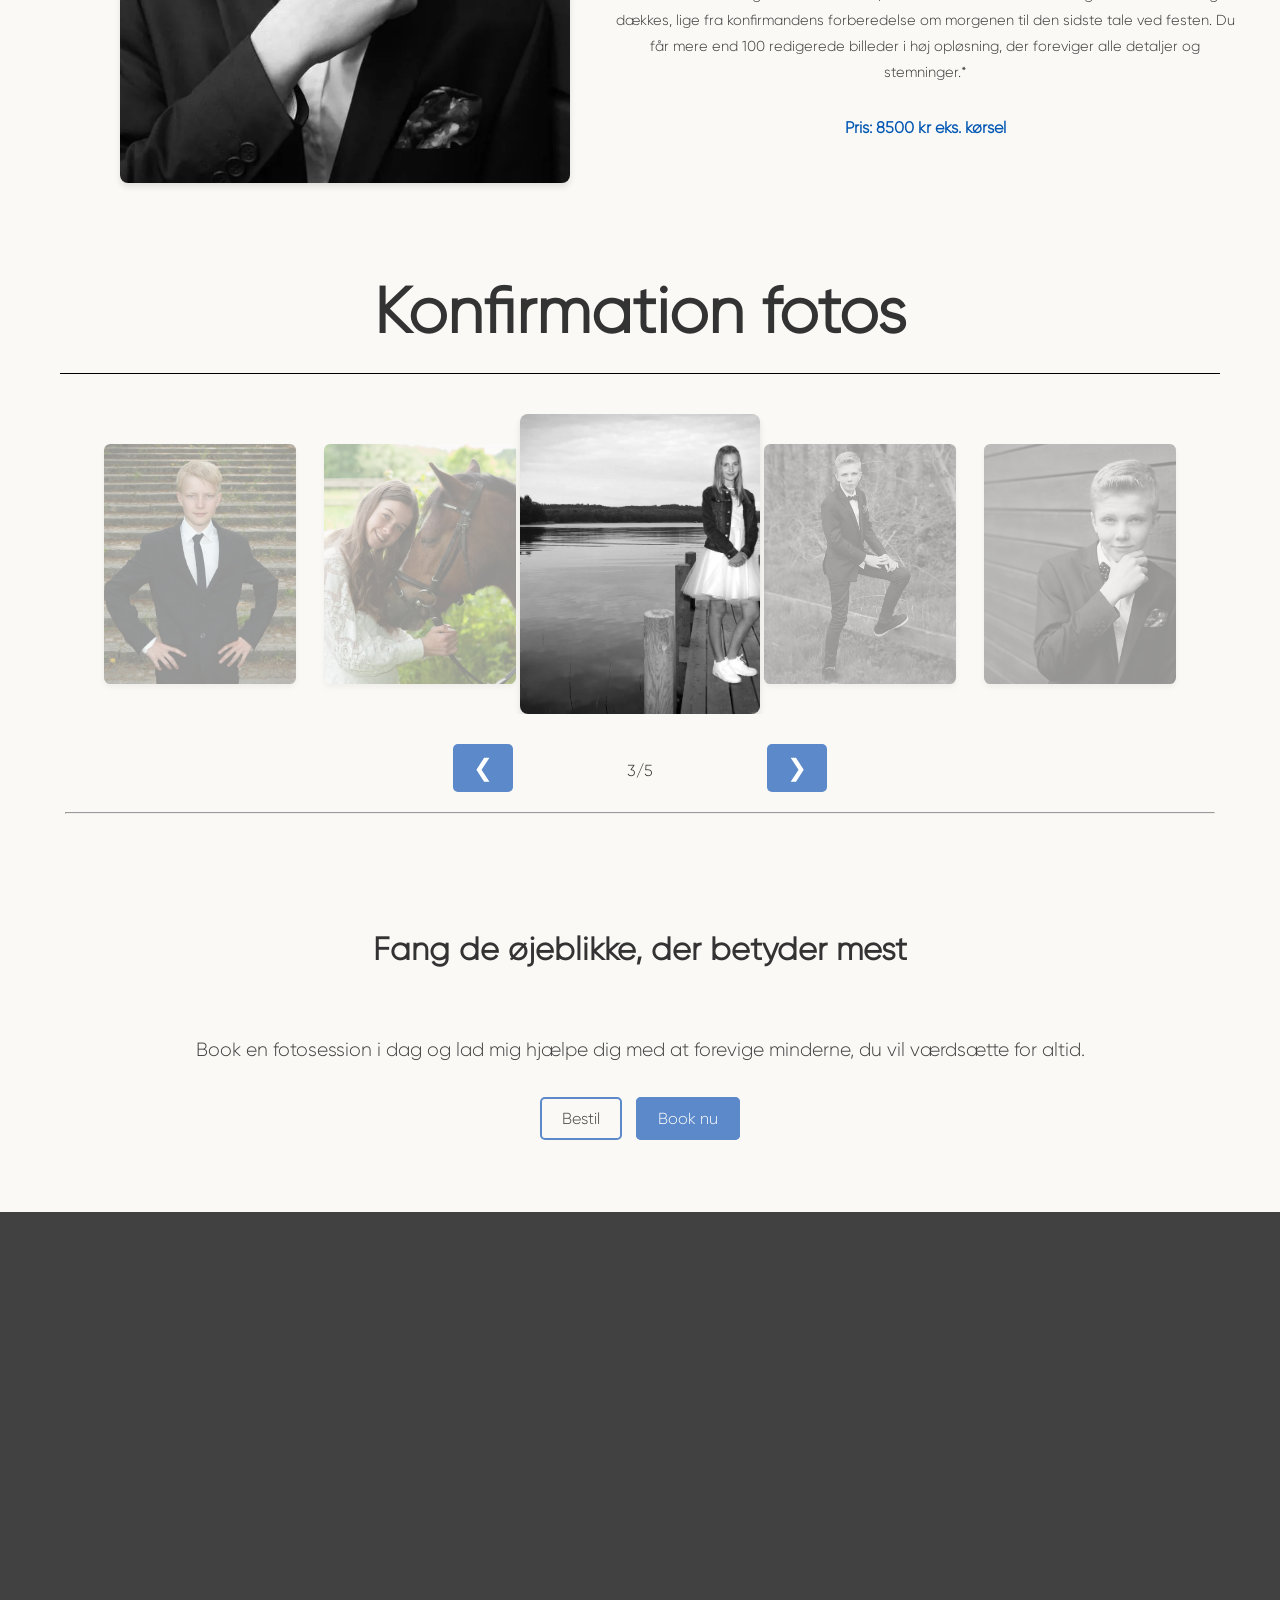
<file: KPFOTO/konfirmation.html>
<!DOCTYPE html>
<html lang="da">
<head>
  <meta charset="UTF-8" />
  <meta name="viewport" content="width=device-width, initial-scale=1.0" />
  <title>KP Foto</title>
  <link rel="stylesheet" href="css/løsninger.css" />
  <link rel="stylesheet" href="css/karousel.css" />
  <link rel="stylesheet" href="css/styles.css" />
  <link rel="icon" type="image/x-icon" href="assets/icons/favicon/favicon48x48.png">

  <meta name="description" content="Forevig din konfirmationsdag med smukke billeder fra KP Foto. Vi tilbyder fleksible løsninger, der passer til jeres behov, inkl. portrætter og stemningsbilleder. Book nu og få uforglemmelige minder.">
  <meta name="keywords" content="konfirmationsfotograf, konfirmation foto, konfirmation løsninger, portrætter, gruppebilleder, KP Foto, fotograf, professionelle billeder, konfirmand">
  <meta name="author" content="KP Foto, Felix Djurhuus, Jonathan Walther, Victor Vorning, Oscar Adam Hansen, Keld Pedersen">
  <meta name="robots" content="index, follow">
  <meta property="og:title" content="Konfirmationsfotograf – Smukke billeder fra KP Foto">
  <meta property="og:description" content="Fang alle de vigtige øjeblikke på din konfirmationsdag med professionelle billeder. Se vores pakkeløsninger og book i dag.">
  <meta property="og:image" content="assets/img/konfirmation1.jpeg">
  <meta property="og:url" content="https://www.kpfoto.dk/konfirmation">
  <meta property="og:type" content="website">
  <meta name="twitter:card" content="summary_large_image">
  <meta name="twitter:title" content="Konfirmationsfotograf – Smukke billeder fra KP Foto">
  <meta name="twitter:description" content="Få professionelle billeder, der foreviger konfirmationsdagen. Vi tilbyder fleksible løsninger tilpasset jeres behov. Book nu.">
  <meta name="twitter:image" content="assets/img/konfirmation1.jpeg">

  
</head>
<body>
    <!-- Header -->
    <header role="banner">
        <nav>
            <section class="logo-container">
                <a href="index.html" aria-label="Home">
                  <img src="assets/img/logo.webp" alt="KP Foto logo" />
                </a>
            </section>
            <ul>
                <li><a href="booking.html" class="button-border">Book nu</a></li>
                <li class="dropdown">
                    <a href="services.html">Løsninger <span class="arrow-down"></span></a>
                    <ul class="submenu">
                        <li><a href="boernefotos.html">Børnefotos</a></li>
                        <li><a href="skolefotos.html">Skolefotos</a></li>
                        <li><a href="bryllup.html">Bryllupsfoto</a></li>
                        <li><a href="restitution.html">Restitution</a></li>
                        <li><a href="reklamefotos.html">Reklamefotos</a></li>
                        <li><a href="konfirmation.html">Konfirmation</a></li>
                    </ul>
                </li>
                <li><a href="OmKP.html">Om KP Foto</a></li>
                <li><a href="contact.html">Kontakt os</a></li>
            </ul>
            <aside class="nav-right">
                <a href="bestilling.html" class="button">
                    Bestil billeder 
                    <img src="assets/icons/plusicon.png" alt="Plus ikon" class="plus-icon" />
                </a>
            </aside>
        </nav>
    </header>
<!--Package/Price-->
  <main>
    <section id="bryllup-løsninger">
      <h1>Konfirmation løsninger</h1>
      <hr class="divider">
      <p class="subtext1">
          Alle priser inkluderer moms, locationscouting, research, let redigering af alle fotos og komplet redigering af udvalgte portrætter.<br>
          Møde med jer (ofte telefonisk) er også inkluderet. Kørsel afregnes med 3,53 kr./km.
      </p>
      <br>
      <p class="subtext2">
          Antal billeder varierer, men I modtager alle gode fotos og vælger frit, hvilke I vil bruge – uden ekstra omkostninger.<br>
          Kontakt mig for en uforpligtende snak om et tilbud, der passer jer.
      </p>
  </section>
  
  <article class="førstepakker" style="display: flex; align-items: flex-end; gap: 20px;">
      <section class="Pakke">
          <h3>Pakke <span>1</span></h3>
          <p class="størrelse">
            Denne pakke er ideel til mindre konfirmationer, hvor der ønskes enkle og smukke minder. Fotograferingen varer én time, og du får 10 redigerede billeder i høj opløsning. Der tages portrætter af konfirmanden samt gruppebilleder med de nærmeste familiemedlemmer. Alle billeder leveres via et digitalt galleri, klar til download.*
          </p>
          <p class="price"><strong>Pris: 2500 kr. eks. kørsel</strong></p>
          <br><br><br><br>
  
          <h3 style="margin-top: 50px;">Pakke <span>2</span></h3>
          <p class="størrelse">
            En populær pakke, der tilbyder lidt ekstra til dagen. Fotograferingen strækker sig over to timer, hvor der tages både portrætter af konfirmanden, billeder med familie og venner samt stemningsfulde øjeblikke fra festen. Du modtager 20 redigerede billeder i høj opløsning,
            der samler dagens bedste minder.*
          </p>
          <p class="price"><strong>Pris: 4000 kr. eks. kørsel</strong></p>
      </section>
      <figure class="par">
          <img src="assets/img/konfirmation1.webp" alt="Fotograf med kamera">
      </figure>
  </article>

  <article class="andenpakker" style="display: flex; align-items: flex-end; gap: 20px;">
    <figure class="parto">
        <img src="assets/img/konfirmation6.webp" alt="Billede af ejer">
    </figure>
    <section class="mission-text">
        <h3>Pakke <span>3</span></h3>
        <p class="størrelse">
          Denne pakke er til dem, der ønsker at forevige hele dagen fra start til slut. Med op til fem timers fotografering dækkes alt fra ceremonien i kirken til højdepunkterne ved festen. Du modtager 50 nøje redigerede billeder i høj opløsning, der inkluderer portrætter, gruppebilleder og stemningsbilleder af detaljer som bordopdækning og pynt.*
        </p>
        <p class="price"><strong>Pris: 6500 kr eks. kørsel</strong></p>
        <br><br> <br>
        <h3 style="margin-top: 70px;">Pakke <span>4</span></h3>
        <p class="størrelse">
          den ultimative løsning til konfirmationen, hvor intet overlades til tilfældighederne. Hele dagen dækkes, lige fra konfirmandens forberedelse om morgenen til den sidste tale ved festen. Du får mere end 100 redigerede billeder i høj opløsning, der foreviger alle detaljer og stemninger.*
        </p>
        <p class="price" style="margin-bottom: 80px;"><strong>Pris: 8500 kr eks. kørsel</strong></p>
    </section>
</article>

<section class="bryllup">
  <h1><strong>Konfirmation fotos</strong></h1>
</section>

<section id="bryllup-foto-carousel">
  
  <section class="carousel-container">
    <section class="carousel">
      <article class="carousel-item">
        <img src="assets/img/konfirmation1.webp" alt="Konfirmation photo 1" />
      </article>
      <article class="carousel-item">
        <img src="assets/img/Konfirmation2.webp" alt="Konfirmation photo 2" />
      </article>
      <article class="carousel-item active">
        <img src="assets/img/Konfirmation3.webp" alt="Konfirmation photo 3" />
      </article>
      <article class="carousel-item">
        <img src="assets/img/Konfirmation4.webp" alt="Konfirmation photo 4" />
      </article>
      <article class="carousel-item">
        <img src="assets/img/konfirmation5.webp" alt="Konfirmation photo 5" />
      </article>
    </section>
  </section>
  
  <section class="carousel-controls">
    <button class="prev">❮</button>
    <span id="carousel-index">1/5</span>
    <button class="next">❯</button>
  </section>
  
</section>

<hr class="divider">

      
      
      
      
      
  

 <!-- Call to Action Section -->
 <section aria-labelledby="cta-title">
  <h2 id="cta-title">Fang de øjeblikke, der betyder mest</h2>
  <p>Book en fotosession i dag og lad mig hjælpe dig med at forevige minderne, du vil værdsætte for altid.</p>
  <a href="booking.html" class="button">Bestil</a>
  <a href="booking.html" class="button-border">Book nu</a>
</section>
</main>

<footer>
  <section class="footer-content">
    <section>
      <h4>Kontakt</h4>
      <p>
        <img src="assets/icons/phone-icon.svg" alt="Telefon ikon" class="icon" />
        (+45) 29 66 50 24
      </p>
      <p>
        <img src="assets/icons/email-icon.svg" alt="Mail ikon" class="icon" />
        <a href="mailto:kpfoto@webspeed.dk">kpfoto@webspeed.dk</a>
      </p>
      <p>CVR: 37172642</p>
    </section>
    <section>
      <h4>Hold dig opdateret</h4>
      <p>Tilmeld dig vores nyhedsbrev</p>
      <form action="newsletter.php" method="POST">
        <input type="email" id="email" name="email" placeholder="Din e-mail" required />
        <button type="submit">Tilmeld</button>
      </form>
    </section>
  </section>
  
  <section class="footer-logos">
    <img src="assets/img/iconlogowh.webp" alt="KP Foto logo 1" />
    <img src="assets/img/textlogowh.webp" alt="KP Foto logo 2" />
  </section>
  
  <section class="footer-payment-methods">
    <img src="assets/icons/visa.png" alt="Visa ikon" class="payment-icon" />
    <img src="assets/icons/mastercard.svg" alt="MasterCard ikon" class="payment-icon" />
    <img src="assets/icons/mobilepay.png" alt="MobilePay ikon" class="payment-icon" />
    <img src="assets/icons/paypal.png" alt="PayPal ikon" class="payment-icon" />
    <img src="assets/icons/apple-pay.png" alt="ApplePay ikon" class="payment-icon" />
  </section>
  
  <p class="copyright">&copy; 2024 KP Foto</p>
</footer>


<!-- Javascript -->
<script src="js/karousel.js"></script>
<script src="js/main.js"></script>
</body>
</html>
</file>
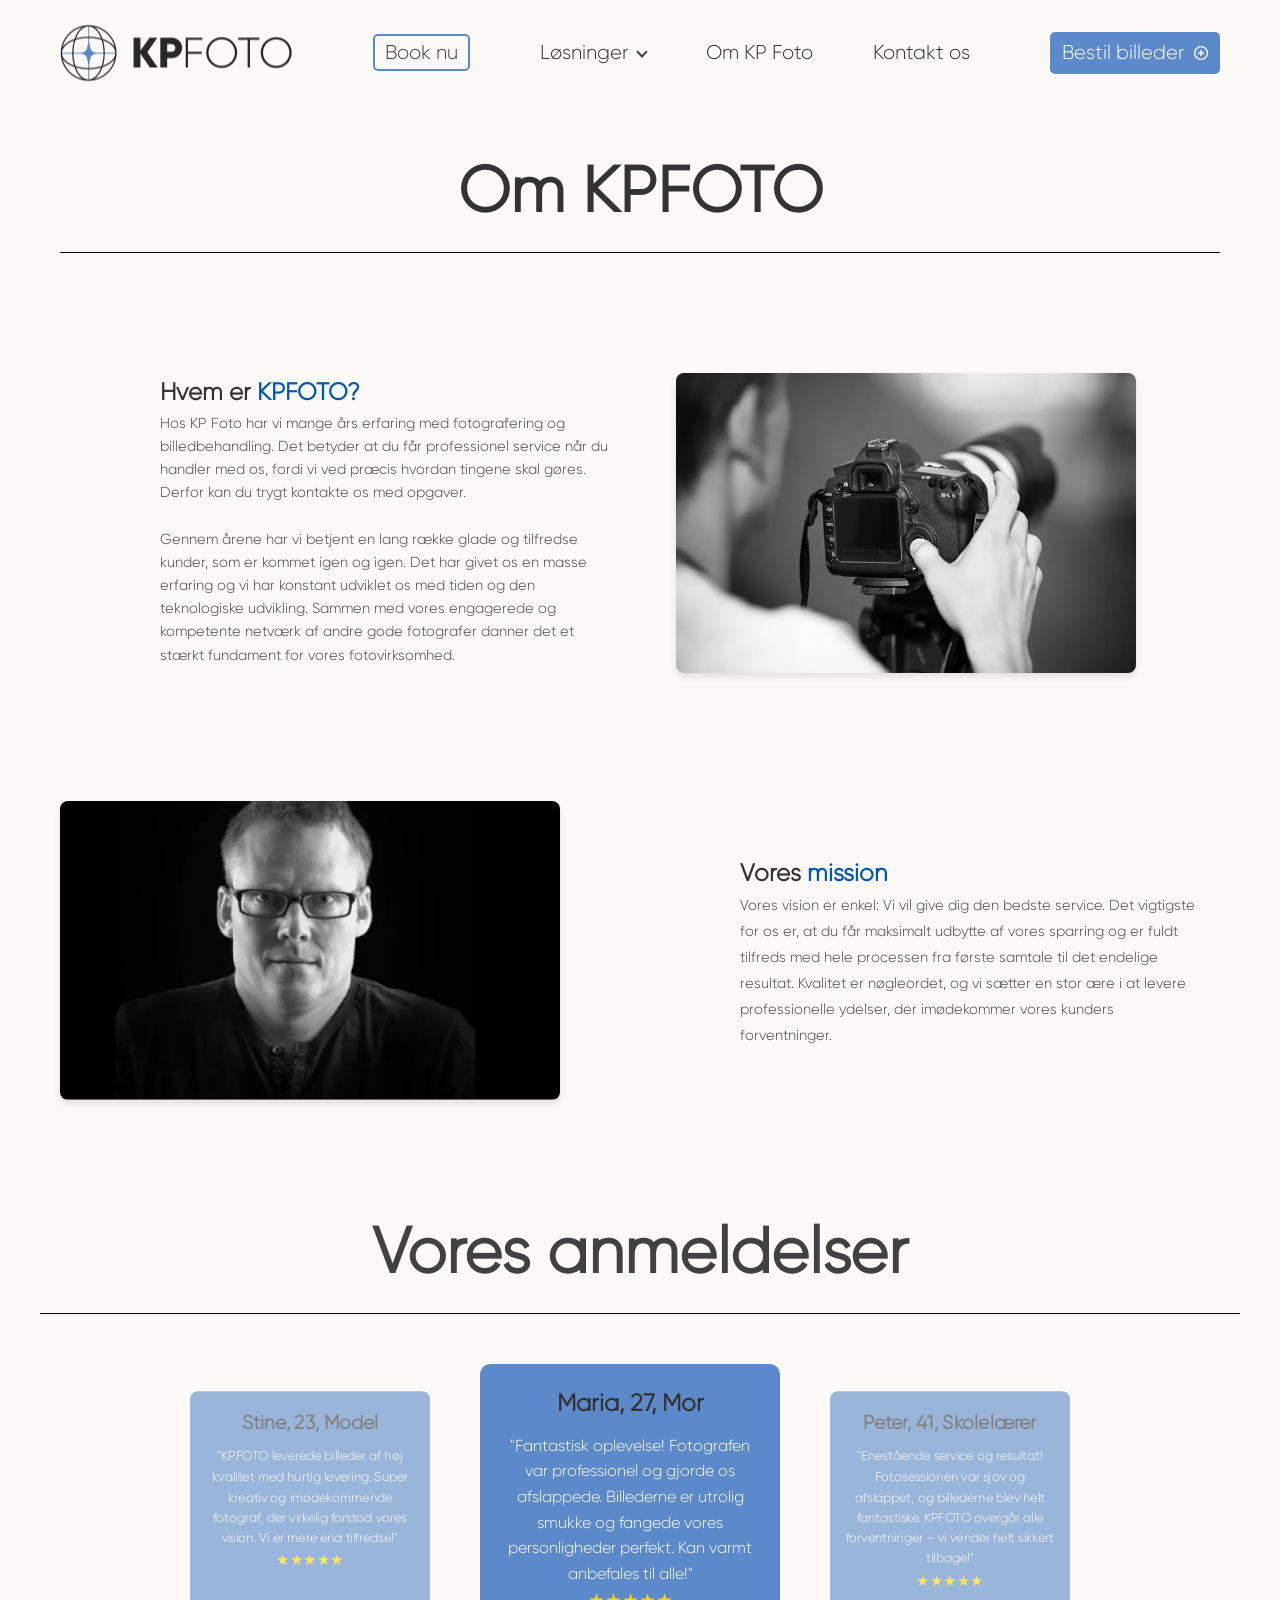
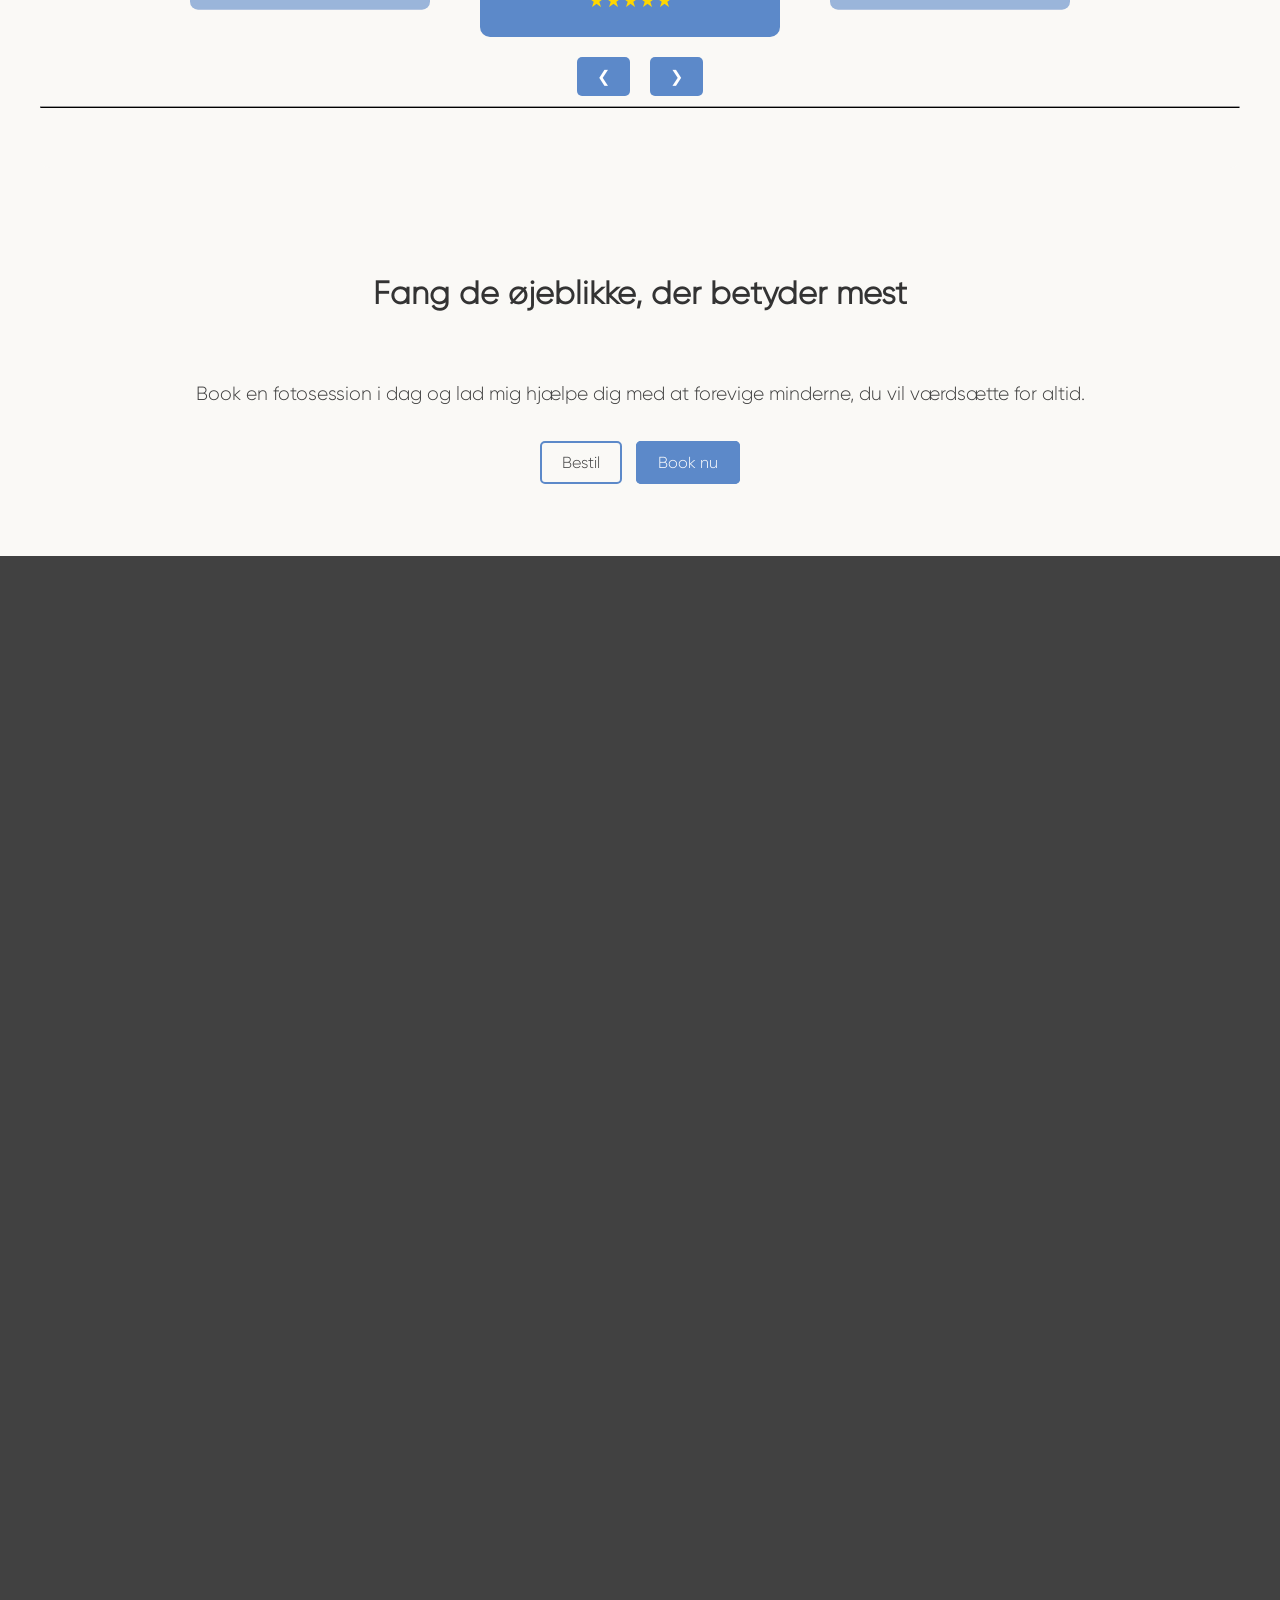
<file: KPFOTO/OmKP.html>
<!DOCTYPE html>
<html lang="da">
<head>
  <meta charset="UTF-8" />
  <meta name="viewport" content="width=device-width, initial-scale=1.0"/>
  <title>KP Foto</title>
  <link rel="icon" type="image/x-icon" href="assets/icons/favicon/favicon48x48.png">
  <meta name="description" content="Hos KP Foto tilbyder vi professionelle løsninger inden for fotografering, herunder børnefotos, bryllupsfotos, skolefotos og reklamefotos. Vi leverer høj kvalitet og fremragende service, der imødekommer dine behov." />
  <meta name="keywords" content="KP Foto, fotografering, børnefotos, bryllupsfotos, skolefotos, reklamefotos, professionelle billeder, fotograf Aarhus, kvalitetsfotografi" />
  <meta name="author" content="KP Foto" />
  <meta name="robots" content="index, follow" />
  <link rel="canonical" href="https://www.kpfoto.dk/OmKP.html" />
  <link rel="stylesheet" href="css/OmKP.css"/>
  <link rel="stylesheet" href="css/styles.css"/>
  <meta name="author" content="KP Foto, Felix Djurhuus, Jonathan Walther, Victor Vorning, Oscar Adam Hansen, Keld Pedersen" />


  
</head>
<body>
    <!-- Header -->
    <header role="banner">
        <nav>
            <section class="logo-container">
                <a href="index.html" aria-label="Home">
                  <img src="assets/img/logo.webp" alt="KP Foto logo" />
                </a>
            </section>
            <ul>
                <li><a href="booking.html" class="button-border">Book nu</a></li>
                <li class="dropdown">
                    <a href="services.html">Løsninger <span class="arrow-down"></span></a>
                    <ul class="submenu">
                        <li><a href="boernefotos.html">Børnefotos</a></li>
                        <li><a href="skolefotos.html">Skolefotos</a></li>
                        <li><a href="bryllup.html">Bryllupsfoto</a></li>
                        <li><a href="restitution.html">Restitution</a></li>
                        <li><a href="reklamefotos.html">Reklamefotos</a></li>
                        <li><a href="konfirmation.html">Konfirmation</a></li>
                    </ul>
                </li>
                <li><a href="OmKP.html">Om KP Foto</a></li>
                <li><a href="contact.html">Kontakt os</a></li>
            </ul>
            <aside class="nav-right">
                <a href="bestilling.html" class="button">
                    Bestil billeder 
                    <img src="assets/icons/plusicon.png" alt="Plus ikon" class="plus-icon" />
                </a>
            </aside>
        </nav>
    </header>

  <!-- Main Content -->
  <main class="main">
    <section class="OMKP">
      <h1><strong>Om KPFOTO</strong></h1>
    </section>

    <section class="OM">
      <article class="KPfoto">
        <section class="KPhvem">
          <h2>Hvem er <span>KPFOTO?</span></h2>
          <p class="størrelse">
            Hos KP Foto har vi mange års erfaring med fotografering og billedbehandling. Det betyder at du får professionel service når du handler med os, fordi vi ved præcis hvordan tingene skal gøres. Derfor kan du trygt kontakte os med opgaver.
            <br><br>
            Gennem årene har vi betjent en lang række glade og tilfredse kunder, som er kommet igen og igen. Det har givet os en masse erfaring og vi har konstant udviklet os med tiden og den teknologiske udvikling. Sammen med vores engagerede og kompetente netværk af andre gode fotografer danner det et stærkt fundament for vores fotovirksomhed.
          </p>
        </section>
        <figure class="kamera">
          <img src="assets/img/fotograf.webp" alt="Fotograf med kamera">
        </figure>
      </article>

      <article class="mission">
        <figure class="missionPIC">
          <img src="assets/img/KP.webp" alt="Billede af ejer">
        </figure>
        <section class="mission-text">
          <h2>Vores <span>mission</span></h2>
          <p class="størrelse">
            Vores vision er enkel: Vi vil give dig den bedste service. Det vigtigste for os er, at du får maksimalt udbytte af vores sparring og er fuldt tilfreds med hele processen fra første samtale til det endelige resultat. Kvalitet er nøgleordet, og vi sætter en stor ære i at levere professionelle ydelser, der imødekommer vores kunders forventninger.
          </p>
        </section>
      </article>
    </section>

    <section class="bunden">
      <h1><strong>Vores anmeldelser</strong></h1>
    </section>

    <section class="review-carousel">
      <section class="carousel-container">
        <section class="carousel">
          <article class="carousel-item active">
            <article class="review">
              <h2>Stine, 23, Model</h2>
              <p>"KPFOTO leverede billeder af høj kvalitet med hurtig levering. Super kreativ og imødekommende fotograf, der virkelig forstod vores vision. Vi er mere end tilfredse!"</p>
              <span class="stars">★★★★★</span>
            </article>
          </article>
          <article class="carousel-item">
            <article class="review">
              <h2>Maria, 27, Mor</h2>
              <p>"Fantastisk oplevelse! Fotografen var professionel og gjorde os afslappede. Billederne er utrolig smukke og fangede vores personligheder perfekt. Kan varmt anbefales til alle!"</p>
              <span class="stars">★★★★★</span>
            </article>
          </article>
          <article class="carousel-item">
            <article class="review">
              <h2>Peter, 41, Skolelærer</h2>
              <p>"Enestående service og resultat! Fotosessionen var sjov og afslappet, og billederne blev helt fantastiske. KPFOTO overgår alle forventninger – vi vender helt sikkert tilbage!"</p>
              <span class="stars">★★★★★</span>
            </article>
          </article>
        </section>
      </section>
      <section class="carousel-controls">
        <button class="prev">❮</button>
        <button class="next">❯</button>
      </section>
      <hr class="divider">
    </section>        

    <!-- Call to Action Section -->
    <section aria-labelledby="cta-title">
      <h2 id="cta-title">Fang de øjeblikke, der betyder mest</h2>
      <p>Book en fotosession i dag og lad mig hjælpe dig med at forevige minderne, du vil værdsætte for altid.</p>
      <a href="booking.html" class="button">Bestil</a>
      <a href="booking.html" class="button-border">Book nu</a>
    </section>
  </main>


  <footer>
    <section class="footer-content">
      <section>
        <h4>Kontakt</h4>
        <p>
          <img src="assets/icons/phone-icon.svg" alt="Telefon ikon" class="icon" />
          (+45) 29 66 50 24
        </p>
        <p>
          <img src="assets/icons/email-icon.svg" alt="Mail ikon" class="icon" />
          <a href="mailto:kpfoto@webspeed.dk">kpfoto@webspeed.dk</a>
        </p>
        <p>CVR: 37172642</p>
      </section>
      <section>
        <h4>Hold dig opdateret</h4>
        <p>Tilmeld dig vores nyhedsbrev</p>
        <form action="newsletter.php" method="POST">
          <input type="email" id="email" name="email" placeholder="Din e-mail" required />
          <button type="submit">Tilmeld</button>
        </form>
      </section>
    </section>
    
    <section class="footer-logos">
      <img src="assets/img/iconlogowh.webp" alt="KP Foto logo 1" />
      <img src="assets/img/textlogowh.webp" alt="KP Foto logo 2" />
    </section>
    
    <section class="footer-payment-methods">
      <img src="assets/icons/visa.png" alt="Visa ikon" class="payment-icon" />
      <img src="assets/icons/mastercard.svg" alt="MasterCard ikon" class="payment-icon" />
      <img src="assets/icons/mobilepay.png" alt="MobilePay ikon" class="payment-icon" />
      <img src="assets/icons/paypal.png" alt="PayPal ikon" class="payment-icon" />
      <img src="assets/icons/apple-pay.png" alt="ApplePay ikon" class="payment-icon" />
    </section>
    
    <p class="copyright">&copy; 2024 KP Foto</p>
  </footer>
      <script src="js/main.js"></script>
<script src="js/omkp.js"></script>

</body>
</html>
</file>
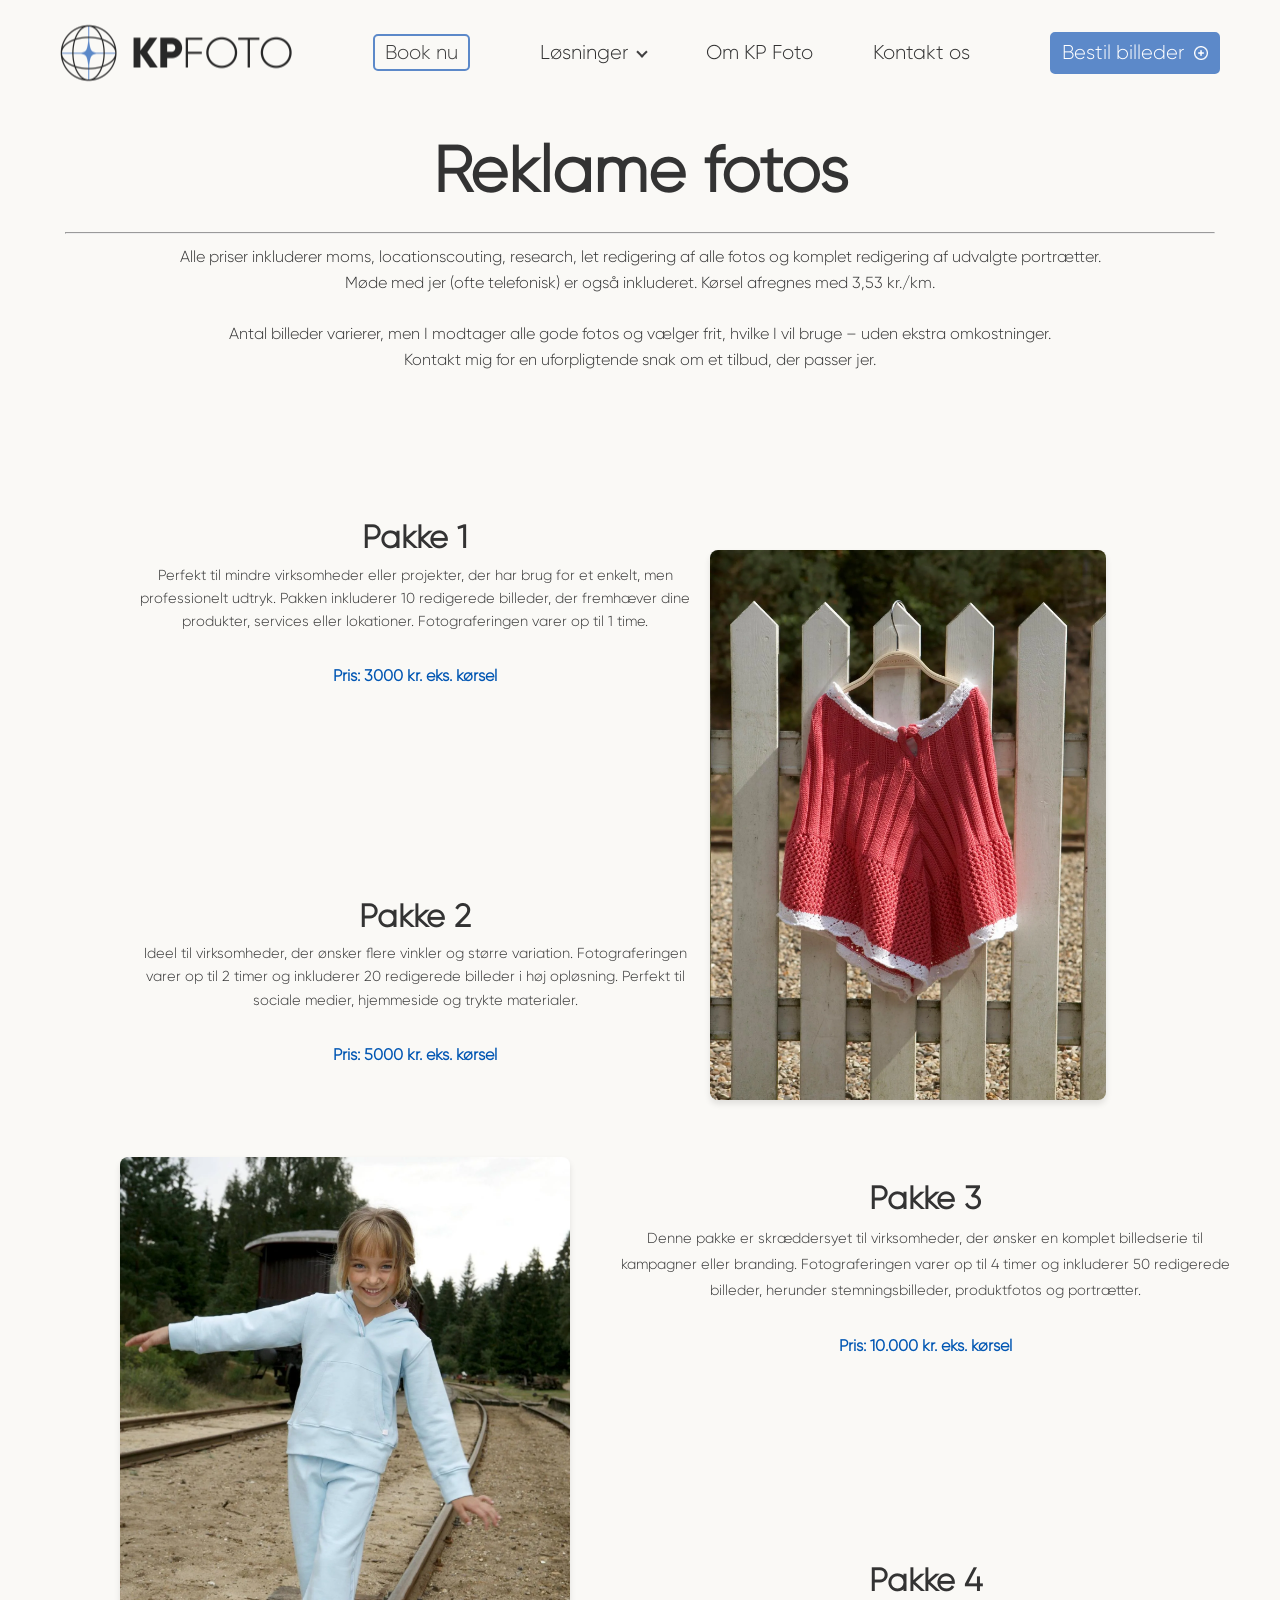
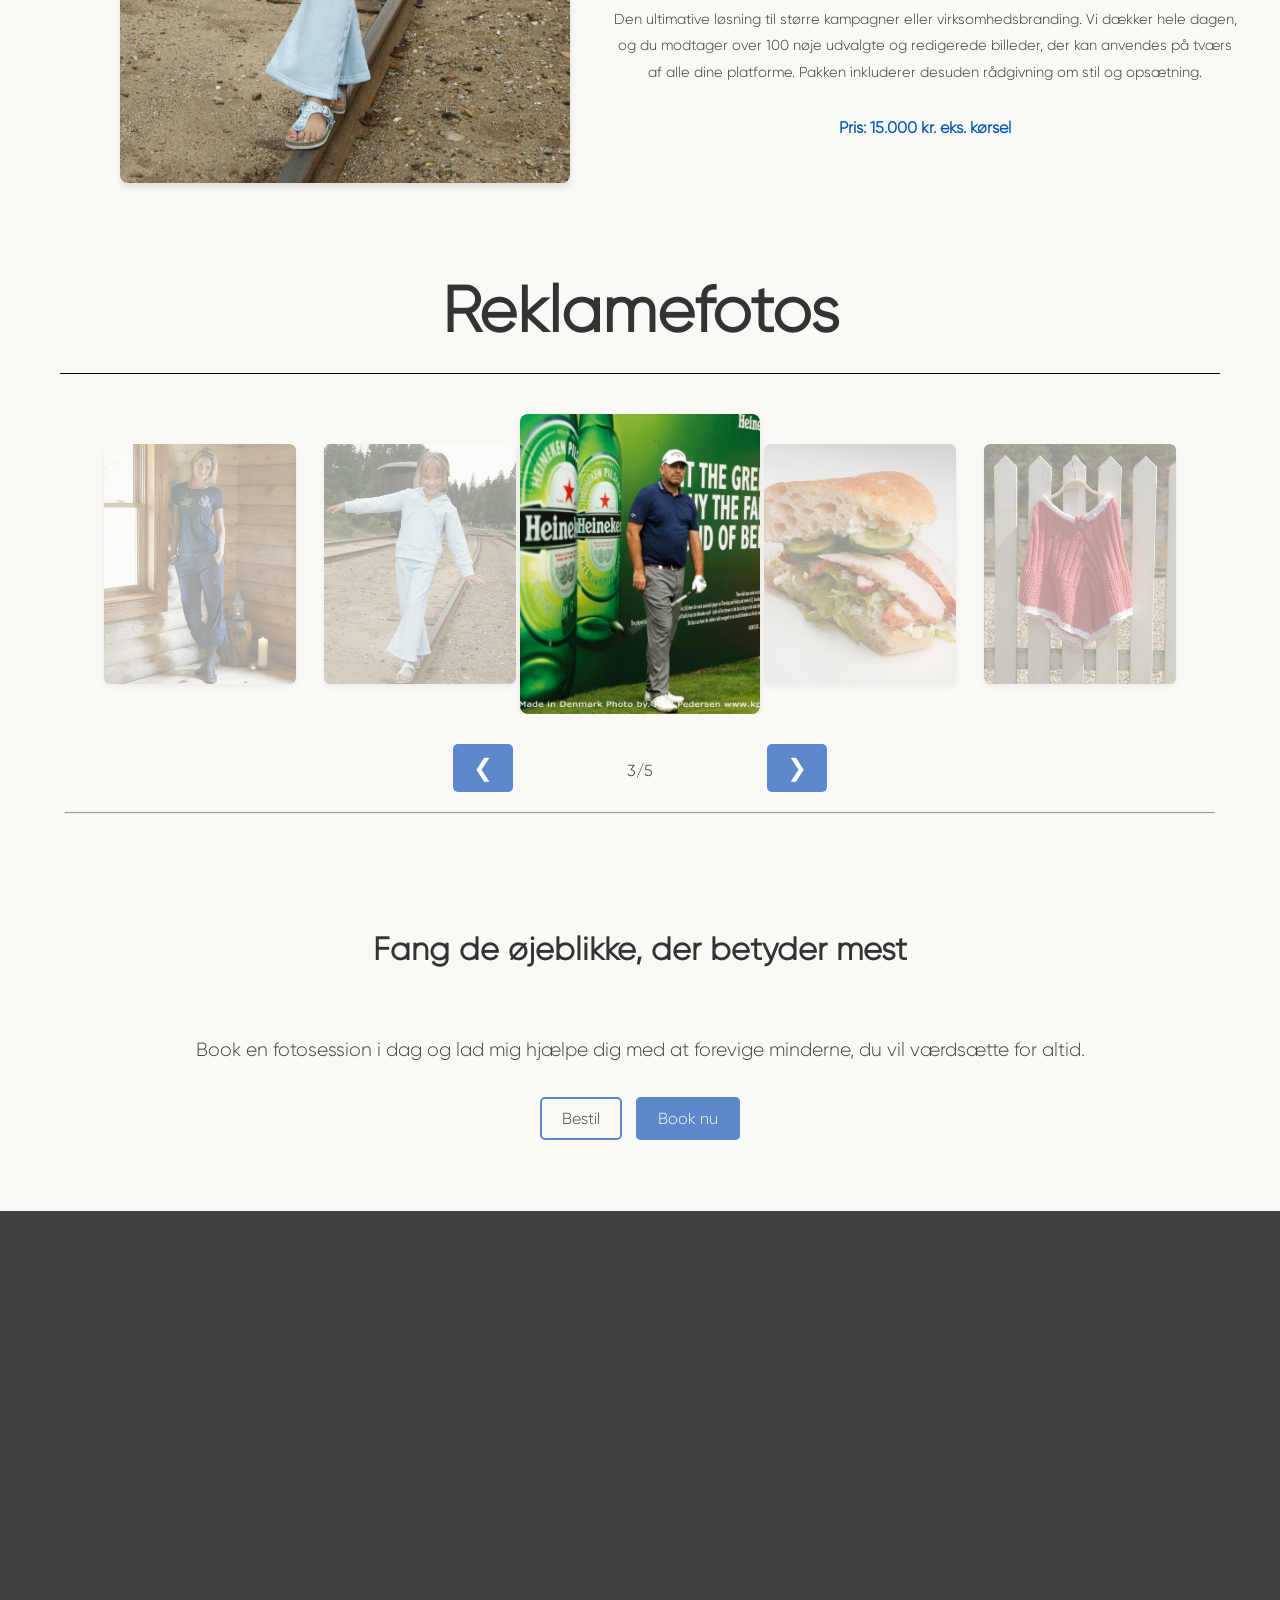
<file: KPFOTO/reklamefotos.html>
<!DOCTYPE html>
<html lang="da">
<head>
  <meta charset="UTF-8" />
  <meta name="viewport" content="width=device-width, initial-scale=1.0" />
  <title>KP Foto</title>
  <link rel="icon" type="image/x-icon" href="assets/icons/favicon/favicon48x48.png">

  <link rel="stylesheet" href="css/løsninger.css" />
  <link rel="stylesheet" href="css/karousel.css" />
  <link rel="stylesheet" href="css/styles.css" />
  <meta name="description" content="Professionelle reklamefotos til virksomheder, store som små. Få skræddersyede fotoløsninger fra KP Foto, inkl. redigering og rådgivning. Book nu!" />
  <meta name="keywords" content="reklamefotos, professionelle fotos, fotografering, reklamefotograf, virksomhedsfotograf, fotoløsninger, KP Foto" />
  <meta name="author" content="KP Foto, Oscar Hansen, Felix Djurhuus, Jonathan Walther, Victor Vorning" />


</head>
<body>
    <!-- Header -->
    <header role="banner">
        <nav>
            <section class="logo-container">
                <a href="index.html" aria-label="Home">
                  <img src="assets/img/logo.webp" alt="KP Foto logo" />
                </a>
            </section>
            <ul>
                <li><a href="booking.html" class="button-border">Book nu</a></li>
                <li class="dropdown">
                    <a href="services.html">Løsninger <span class="arrow-down"></span></a>
                    <ul class="submenu">
                        <li><a href="boernefotos.html">Børnefotos</a></li>
                        <li><a href="skolefotos.html">Skolefotos</a></li>
                        <li><a href="bryllup.html">Bryllupsfoto</a></li>
                        <li><a href="restitution.html">Restitution</a></li>
                        <li><a href="reklamefotos.html">Reklamefotos</a></li>
                        <li><a href="konfirmation.html">Konfirmation</a></li>
                    </ul>
                </li>
                <li><a href="OmKP.html">Om KP Foto</a></li>
                <li><a href="contact.html">Kontakt os</a></li>
            </ul>
            <aside class="nav-right">
                <a href="bestilling.html" class="button">
                    Bestil billeder 
                    <img src="assets/icons/plusicon.png" alt="Plus ikon" class="plus-icon" />
                </a>
            </aside>
        </nav>
    </header>

<!--Package/Price-->
  <main>
    <section id="bryllup-løsninger">
      <h1>Reklame fotos</h1>
      <hr class="divider">
      <p class="subtext1">
          Alle priser inkluderer moms, locationscouting, research, let redigering af alle fotos og komplet redigering af udvalgte portrætter.<br>
          Møde med jer (ofte telefonisk) er også inkluderet. Kørsel afregnes med 3,53 kr./km.
      </p>
      <br>
      <p class="subtext2">
          Antal billeder varierer, men I modtager alle gode fotos og vælger frit, hvilke I vil bruge – uden ekstra omkostninger.<br>
          Kontakt mig for en uforpligtende snak om et tilbud, der passer jer.
      </p>
  </section>
  
  <article class="førstepakker" style="display: flex; align-items: flex-end; gap: 20px;">
      <section class="Pakke">
          <h3>Pakke <span>1</span></h3>
          <p class="størrelse">
            Perfekt til mindre virksomheder eller projekter, der har brug for et enkelt, men professionelt udtryk. Pakken inkluderer 10 redigerede billeder, der fremhæver dine produkter, services eller lokationer. Fotograferingen varer op til 1 time.
          </p>
          <p class="price"><strong>Pris: 3000 kr. eks. kørsel</strong></p>
          <br><br><br><br>
  
          <h3 style="margin-top: 100px;">Pakke <span>2</span></h3>
          <p class="størrelse">
            Ideel til virksomheder, der ønsker flere vinkler og større variation. Fotograferingen varer op til 2 timer og inkluderer 20 redigerede billeder i høj opløsning. Perfekt til sociale medier, hjemmeside og trykte materialer.
          </p>
          <p class="price" style="margin-bottom: 20px;"><strong>Pris: 5000 kr. eks. kørsel</strong></p>
      </section>
      <figure class="par">
          <img src="assets/img/reklame2.webp" alt="Fotograf med kamera">
      </figure>
  </article>

  <article class="andenpakker" style="display: flex; align-items: flex-end; gap: 20px;">
    <figure class="parto">
        <img src="assets/img/reklame5.webp" alt="Billede af ejer">
    </figure>
    <section class="mission-text">
        <h3>Pakke <span>3</span></h3>
        <p class="størrelse">
          Denne pakke er skræddersyet til virksomheder, der ønsker en komplet billedserie til kampagner eller branding. Fotograferingen varer op til 4 timer og inkluderer 50 redigerede billeder, herunder stemningsbilleder, produktfotos og portrætter.
        </p>
        <p class="price"><strong>Pris: 10.000 kr. eks. kørsel</strong></p>
        <br><br> <br>
        <h3 style="margin-top: 120px;">Pakke <span>4</span></h3>
        <p class="størrelse">
          Den ultimative løsning til større kampagner eller virksomhedsbranding. Vi dækker hele dagen, og du modtager over 100 nøje udvalgte og redigerede billeder, der kan anvendes på tværs af alle dine platforme. Pakken inkluderer desuden rådgivning om stil og opsætning.
        </p>
        <p class="price" style="margin-bottom: 80px;"><strong>Pris: 15.000 kr. eks. kørsel</strong></p>
    </section>
</article>

<section class="bryllup">
  <h1><strong>Reklamefotos</strong></h1>
</section>
<p class="subtext2">
</p>

<section id="bryllup-foto-carousel">
  
  <section class="carousel-container">
    <section class="carousel">
      <article class="carousel-item">
        <img src="assets/img/reklame1.webp" alt="Reklame photo 1" />
      </article>
      <article class="carousel-item">
        <img src="assets/img/reklame2.webp" alt="Reklame photo 2" />
      </article>
      <article class="carousel-item active">
        <img src="assets/img/reklame4.webp" alt="Reklame photo 3" />
      </article>
      <article class="carousel-item">
        <img src="assets/img/reklame5.webp" alt="Reklame photo 4" />
      </article>
      <article class="carousel-item">
        <img src="assets/img/reklame6.webp" alt="Reklame photo 5" />
      </article>
    </section>
  </section>
  
  <section class="carousel-controls">
    <button class="prev">❮</button>
    <span id="carousel-index">1/5</span>
    <button class="next">❯</button>
  </section>
  
</section>

<hr class="divider">

      
      
      
      
      
  

 <!-- Call to Action Section -->
 <section aria-labelledby="cta-title">
  <h2 id="cta-title">Fang de øjeblikke, der betyder mest</h2>
  <p>Book en fotosession i dag og lad mig hjælpe dig med at forevige minderne, du vil værdsætte for altid.</p>
  <a href="booking.html" class="button">Bestil</a>
  <a href="booking.html" class="button-border">Book nu</a>
</section>
</main>


<footer>
  <section class="footer-content">
    <section>
      <h4>Kontakt</h4>
      <p>
        <img src="assets/icons/phone-icon.svg" alt="Telefon ikon" class="icon" />
        (+45) 29 66 50 24
      </p>
      <p>
        <img src="assets/icons/email-icon.svg" alt="Mail ikon" class="icon" />
        <a href="mailto:kpfoto@webspeed.dk">kpfoto@webspeed.dk</a>
      </p>
      <p>CVR: 37172642</p>
    </section>
    <section>
      <h4>Hold dig opdateret</h4>
      <p>Tilmeld dig vores nyhedsbrev</p>
      <form action="newsletter.php" method="POST">
        <input type="email" id="email" name="email" placeholder="Din e-mail" required />
        <button type="submit">Tilmeld</button>
      </form>
    </section>
  </section>
  
  <section class="footer-logos">
    <img src="assets/img/iconlogowh.webp" alt="KP Foto logo 1" />
    <img src="assets/img/textlogowh.webp" alt="KP Foto logo 2" />
  </section>
  
  <section class="footer-payment-methods">
    <img src="assets/icons/visa.png" alt="Visa ikon" class="payment-icon" />
    <img src="assets/icons/mastercard.svg" alt="MasterCard ikon" class="payment-icon" />
    <img src="assets/icons/mobilepay.png" alt="MobilePay ikon" class="payment-icon" />
    <img src="assets/icons/paypal.png" alt="PayPal ikon" class="payment-icon" />
    <img src="assets/icons/apple-pay.png" alt="ApplePay ikon" class="payment-icon" />
  </section>
  
  <p class="copyright">&copy; 2024 KP Foto</p>
</footer>

<!-- Javascript -->
<script src="js/karousel.js"></script>
<script src="js/main.js"></script>
</body>
</html>
</file>
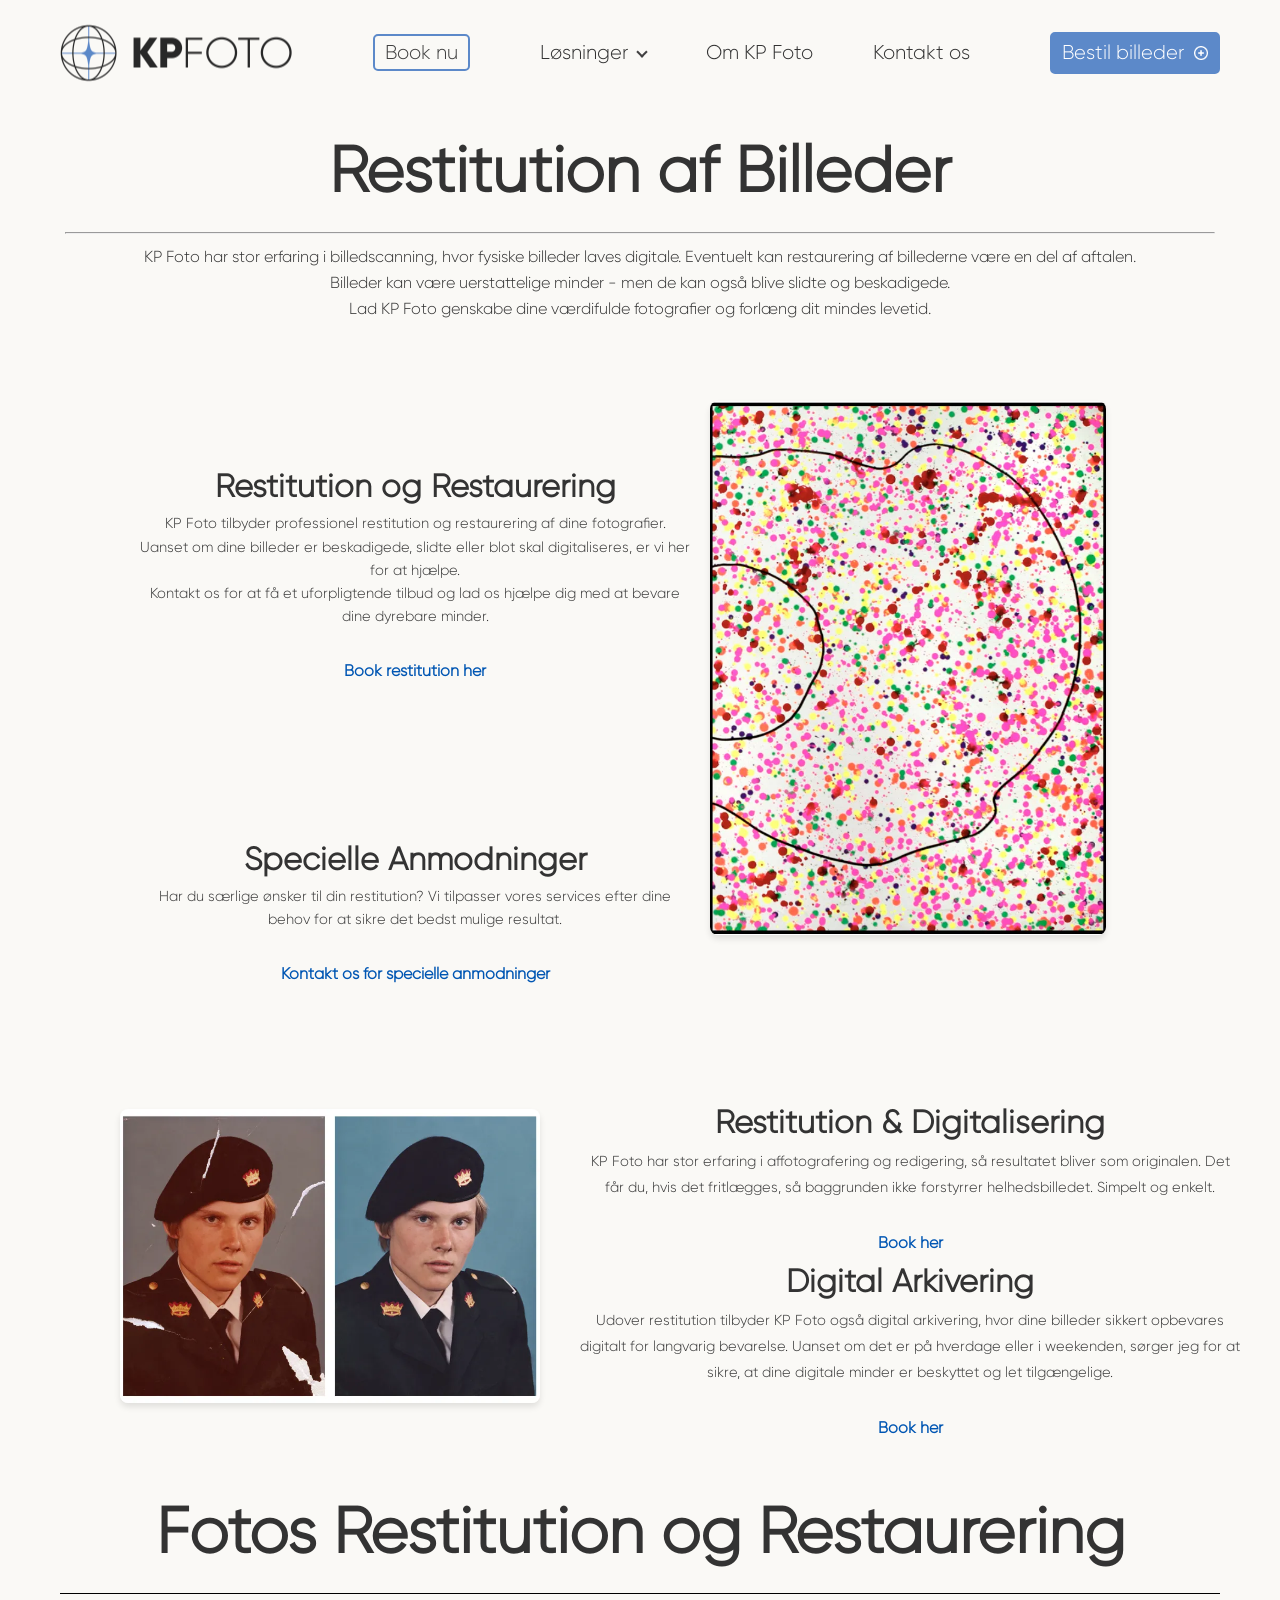
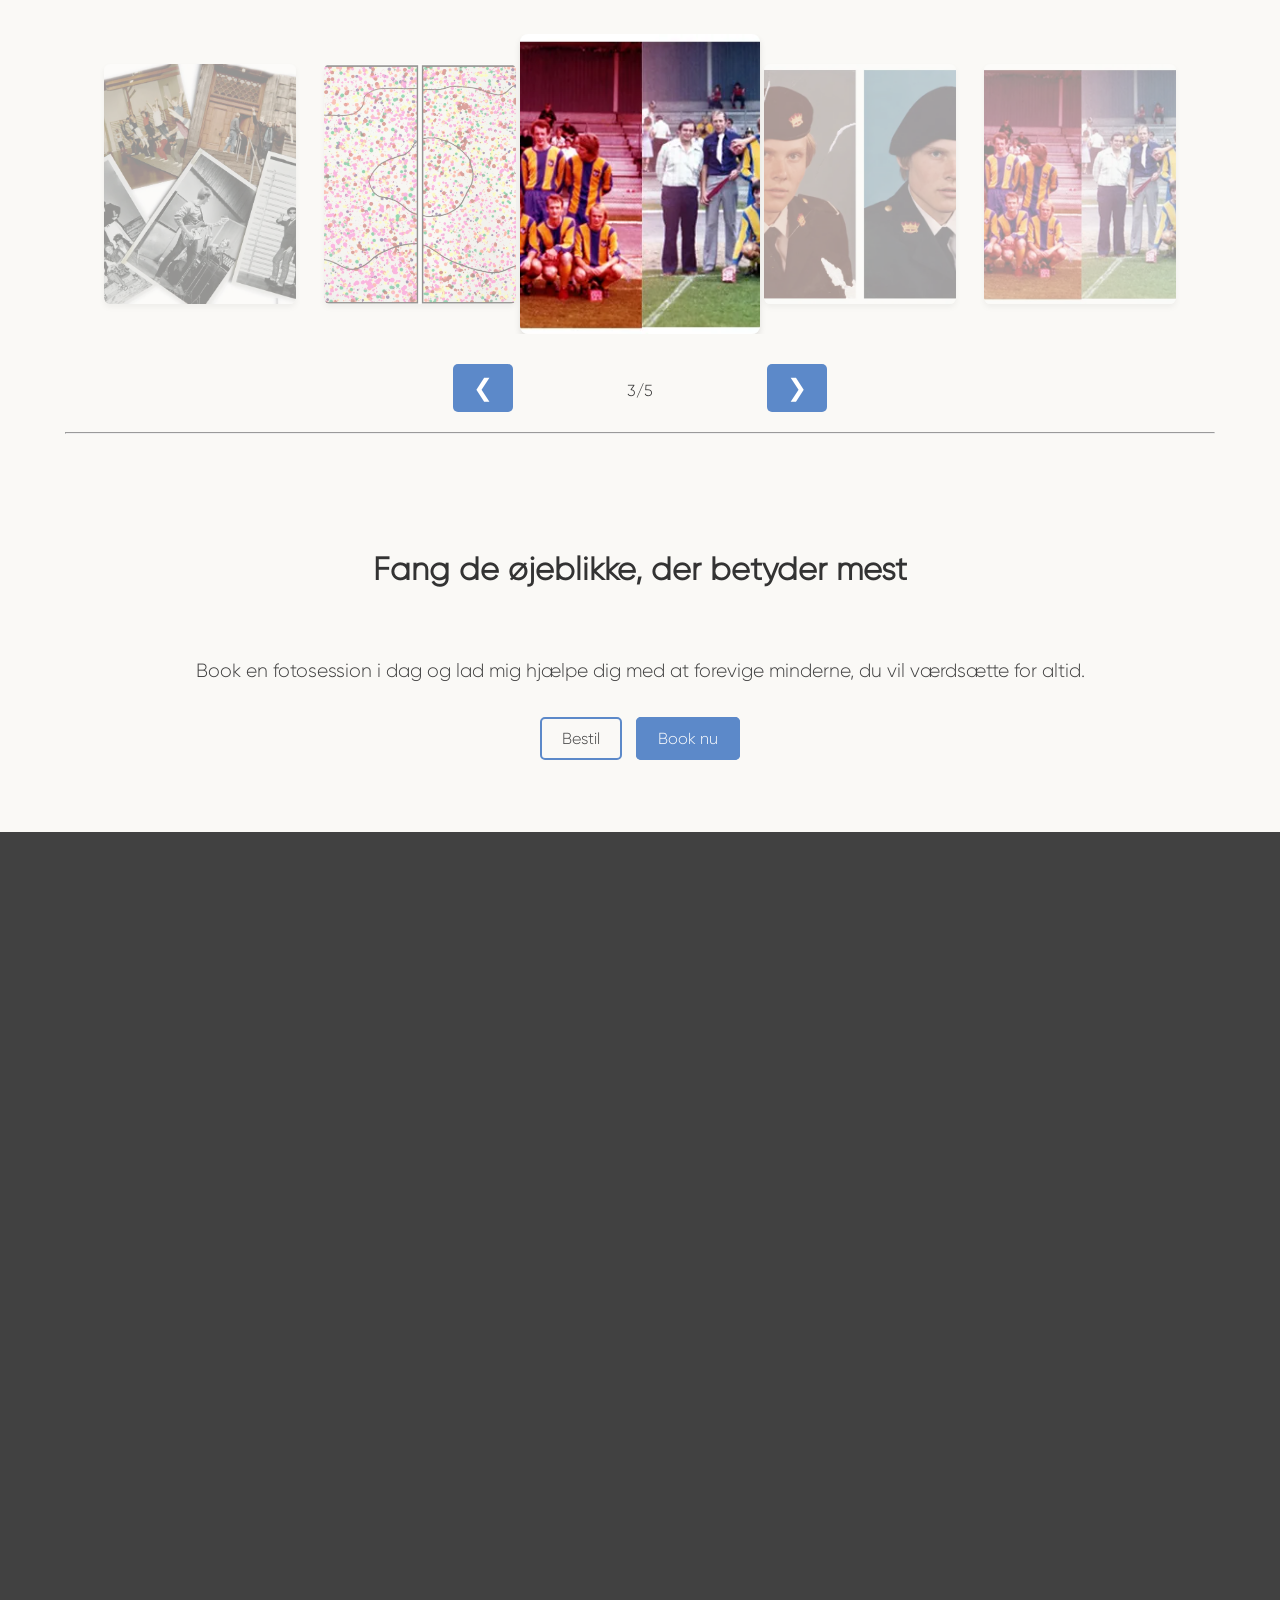
<file: KPFOTO/restitution.html>
<!DOCTYPE html>
<html lang="da">
<head>
  <meta charset="UTF-8" />
  <meta name="viewport" content="width=device-width, initial-scale=1.0" />
  <title>KP Foto - Restitution af Billeder</title>
  <link rel="icon" type="image/x-icon" href="assets/icons/favicon/favicon48x48.png">

  <link rel="stylesheet" href="css/løsninger.css" />
  <link rel="stylesheet" href="css/karousel.css" />
  <link rel="stylesheet" href="css/styles.css" />
  <meta name="description" content="Få professionel restitution og restaurering af dine billeder hos KP Foto. Vi digitaliserer og restaurerer dine beskadigede eller slidte billeder. Kontakt os for et uforpligtende tilbud!" />
  <meta name="keywords" content="billedrestaurering, restitution af billeder, digitalisering af billeder, foto restaurering, fotoscanning, KP Foto, professionel billedrestaurering, foto behandling" />
  <meta name="author" content="KP Foto, Felix Djurhuus, Jonathan Walther, Victor Vorning, Oscar Adam Hansen, Keld Pedersen" />

</head>
<body>
    <!-- Header -->
    <header role="banner">
        <nav>
            <section class="logo-container">
                <a href="index.html" aria-label="Home">
                  <img src="assets/img/logo.webp" alt="KP Foto logo" />
                </a>
            </section>
            <ul>
                <li><a href="booking.html" class="button-border">Book nu</a></li>
                <li class="dropdown">
                    <a href="services.html">Løsninger <span class="arrow-down"></span></a>
                    <ul class="submenu">
                        <li><a href="boernefotos.html">Børnefotos</a></li>
                        <li><a href="skolefotos.html">Skolefotos</a></li>
                        <li><a href="bryllup.html">Bryllupsfoto</a></li>
                        <li><a href="restitution.html">Restitution</a></li>
                        <li><a href="reklamefotos.html">Reklamefotos</a></li>
                        <li><a href="konfirmation.html">Konfirmation</a></li>
                    </ul>
                </li>
                <li><a href="OmKP.html">Om KP Foto</a></li>
                <li><a href="contact.html">Kontakt os</a></li>
            </ul>
            <aside class="nav-right">
                <a href="bestilling.html" class="button">
                    Bestil billeder 
                    <img src="assets/icons/plusicon.png" alt="Plus ikon" class="plus-icon" />
                </a>
            </aside>
        </nav>
    </header>
  
<!--Package/Price-->
  <main>
    <section id="bryllup-løsninger">
      <h1>Restitution af Billeder</h1>
      <hr class="divider">
      <p class="subtext1">
        KP Foto har stor erfaring i billedscanning, hvor fysiske billeder laves digitale. Eventuelt kan restaurering af billederne være en del af aftalen.
      </p>
      <p class="subtext1">
        Billeder kan være uerstattelige minder - men de kan også blive slidte og beskadigede.  <br>Lad KP Foto genskabe dine værdifulde fotografier og forlæng dit mindes levetid.
      </p>
    </section>
    
    <article class="førstepakker" style="display: flex; align-items: flex-start; gap: 20px;">
      <section class="Pakke" style="flex: 2; display: flex; flex-direction: column; justify-content: space-between;">
          <!-- Første Tekstblok -->
          <section>
              <h3>Restitution og Restaurering</h3>
              <p class="størrelse">
                  KP Foto tilbyder professionel restitution og restaurering af dine fotografier. Uanset om dine billeder er beskadigede, slidte eller blot skal digitaliseres, er vi her for at hjælpe.
              </p>
              <p class="størrelse">
                  Kontakt os for at få et uforpligtende tilbud og lad os hjælpe dig med at bevare dine dyrebare minder.
              </p>
              <p class="price">
                  <a href="booking.html"><strong>Book restitution her</strong></a>
              </p>
          </section>
          
          <!-- Anden Tekstblok -->
          <section>
              <h3 style="margin-top: 150px;">Specielle Anmodninger</h3>
              <p class="størrelse">
                  Har du særlige ønsker til din restitution? Vi tilpasser vores services efter dine behov for at sikre det bedst mulige resultat.
              </p>
              <p class="price">
                  <a href="booking.html"><strong>Kontakt os for specielle anmodninger</strong></a>
              </p>
          </section>
      </section>
      <figure class="par" style="flex: 1;">
          <img src="assets/img/rest5.webp" alt="Fotograf med kamera" style="max-width: 100%; height: auto;">
      </figure>
    </article>
    

    <article class="andenpakker" style="display: flex; align-items: flex-end; gap: 20px;">
      <figure class="parto" style="flex: 1;">
        <img src="assets/img/rest1.webp" alt="Billede af børn i børnehave" style="max-width: 100%; height: auto;">
      </figure>
      <section class="mission-text" style="flex: 2; margin-top: 20px;">
        <h3>Restitution & Digitalisering</h3>
        <p class="størrelse">
          KP Foto har stor erfaring i affotografering og redigering, så resultatet bliver som originalen. Det får du, hvis det fritlægges, så baggrunden ikke forstyrrer helhedsbilledet. Simpelt og enkelt.
        </p>
        <p class="price">
          <a href="booking.html"><strong>Book her</strong></a>
        </p>
        
        <h3>Digital Arkivering</h3>
        <p class="størrelse">
          Udover restitution tilbyder KP Foto også digital arkivering, hvor dine billeder sikkert opbevares digitalt for langvarig bevarelse. 
          Uanset om det er på hverdage eller i weekenden, sørger jeg for at sikre, at dine digitale minder er beskyttet og let tilgængelige.
        </p>
        <p class="price">
          <a href="booking.html"><strong>Book her</strong></a>
        </p>
      </section>
    </article>
  
    <section class="bryllup">
      <h1><strong>Fotos Restitution og Restaurering</strong></h1>
    </section>
    
    <section id="bryllup-foto-carousel">
      
      <section class="carousel-container">
        <section class="carousel">
          <article class="carousel-item">
            <img src="assets/img/rest1.webp" alt="Restitution photo 1" />
          </article>
          <article class="carousel-item">
            <img src="assets/img/rest2.webp" alt="Restitution photo 2" />
          </article>
          <article class="carousel-item active">
            <img src="assets/img/rest3.webp" alt="Restitution photo 3" />
          </article>
          <article class="carousel-item">
            <img src="assets/img/rest4.webp" alt="Restitution photo 4" />
          </article>
          <article class="carousel-item">
            <img src="assets/img/rest2.webp" alt="Restitution photo 5" />
          </article>
        </section>
      </section>
      
      <section class="carousel-controls">
        <button class="prev">❮</button>
        <span id="carousel-index">1/5</span>
        <button class="next">❯</button>
      </section>
      
    </section>
    
    <hr class="divider">
    
        
    
 <!-- Call to Action Section -->
 <section aria-labelledby="cta-title">
  <h2 id="cta-title">Fang de øjeblikke, der betyder mest</h2>
  <p>Book en fotosession i dag og lad mig hjælpe dig med at forevige minderne, du vil værdsætte for altid.</p>
  <a href="booking.html" class="button">Bestil</a>
  <a href="booking.html" class="button-border">Book nu</a>
</section>
</main>

<!-- Javascript -->
<script src="js/karousel.js"></script>
<script src="js/main.js"></script>

<!-- Footer -->
<footer>
  <section class="footer-content">
    <section>
      <h4>Kontakt</h4>
      <p>
        <img src="assets/icons/phone-icon.svg" alt="Telefon ikon" class="icon" />
        (+45) 29 66 50 24
      </p>
      <p>
        <img src="assets/icons/email-icon.svg" alt="Mail ikon" class="icon" />
        <a href="mailto:kpfoto@webspeed.dk">kpfoto@webspeed.dk</a>
      </p>
      <p>CVR: 37172642</p>
    </section>
    <section>
      <h4>Hold dig opdateret</h4>
      <p>Tilmeld dig vores nyhedsbrev</p>
      <form action="newsletter.php" method="POST">
        <input type="email" id="email" name="email" placeholder="Din e-mail" required />
        <button type="submit">Tilmeld</button>
      </form>
    </section>
  </section>
  
  <section class="footer-logos">
    <img src="assets/img/iconlogowh.webp" alt="KP Foto logo 1" />
    <img src="assets/img/textlogowh.webp" alt="KP Foto logo 2" />
  </section>
  
  <section class="footer-payment-methods">
    <img src="assets/icons/visa.png" alt="Visa ikon" class="payment-icon" />
    <img src="assets/icons/mastercard.svg" alt="MasterCard ikon" class="payment-icon" />
    <img src="assets/icons/mobilepay.png" alt="MobilePay ikon" class="payment-icon" />
    <img src="assets/icons/paypal.png" alt="PayPal ikon" class="payment-icon" />
    <img src="assets/icons/apple-pay.png" alt="ApplePay ikon" class="payment-icon" />
  </section>
  
  <p class="copyright">&copy; 2024 KP Foto</p>
</footer>

<script src="js/transition.js"></script>

</body>
</html>
</file>
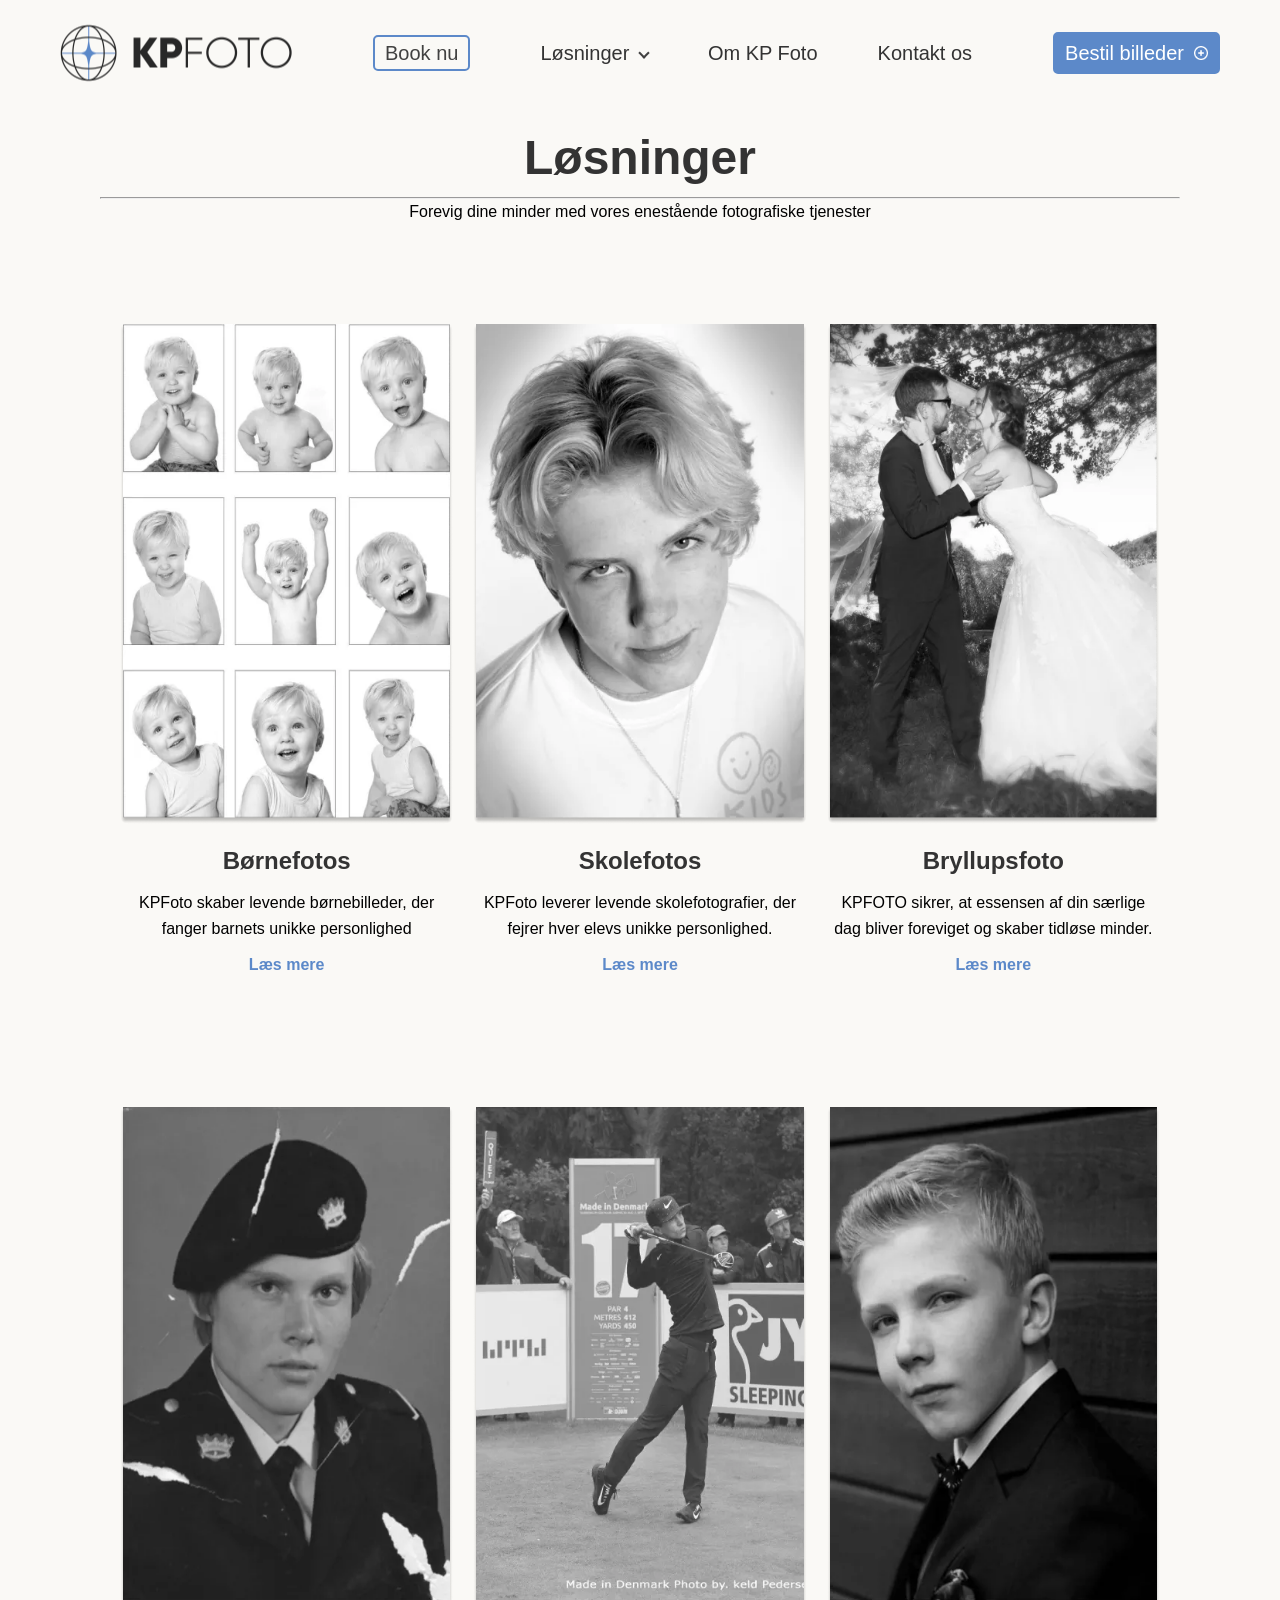
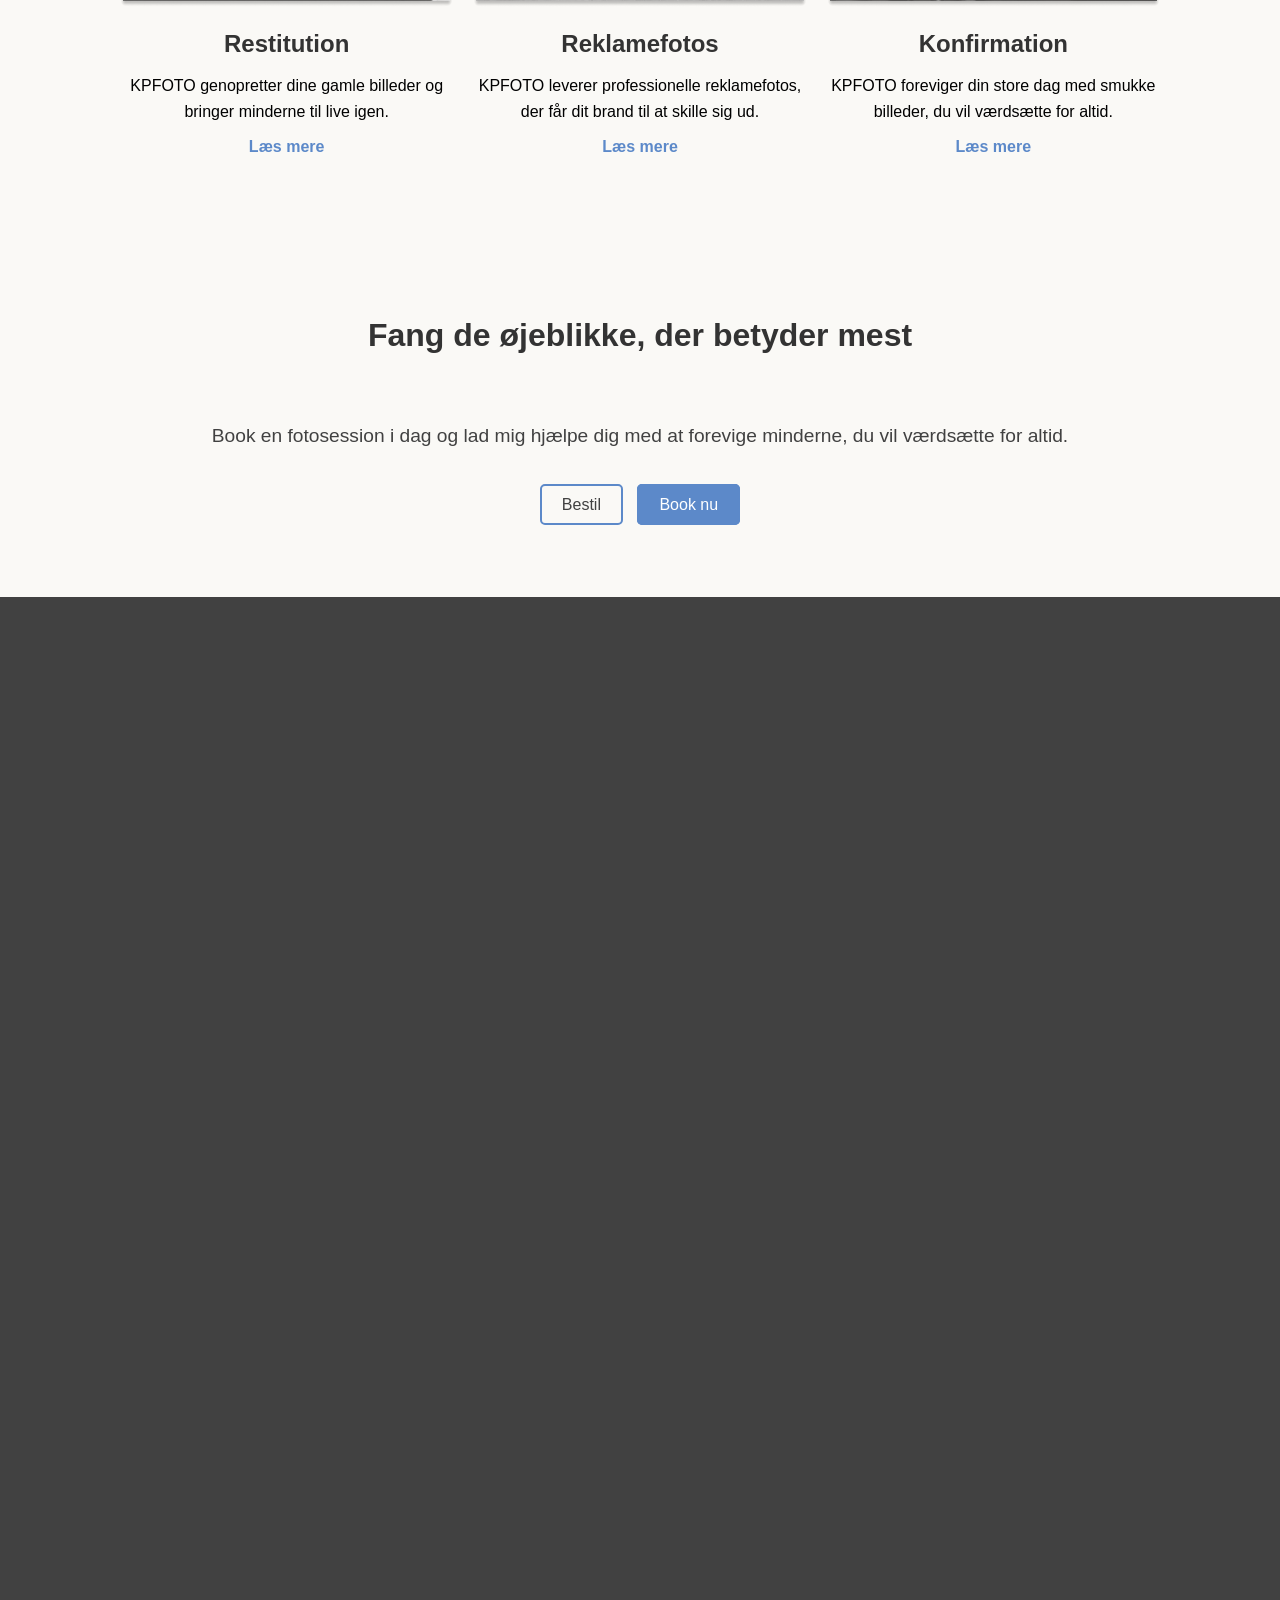
<file: KPFOTO/services.html>
<!DOCTYPE html>
<html lang="en">
<head>
    <meta charset="UTF-8">
    <meta name="viewport" content="width=device-width, initial-scale=1.0">
    <title>Løsninger</title>
    <link rel="icon" type="image/x-icon" href="assets/icons/favicon/favicon48x48.png">

    <link rel="stylesheet" href="css/services.css">
    <link rel="stylesheet" href="css/styles.css">

    <meta name="author" content="KP Foto, Felix Djurhuus, Jonathan Walther, Victor Vorning, Oscar Adam Hansen, Keld Pedersen"/>
    <meta name="description" content="KP Foto tilbyder professionelle fotograferingstjenester, herunder børnefotos, skolefotos, bryllupsfotos, reklamefotos og meget mere. Få foreviget dine mest dyrebare øjeblikke med os.">
    <meta name="keywords" content="KP Foto, Professionel fotograf, Børnefotos, Skolefotos, Bryllupsfoto, Reklamefotos, Konfirmationsbilleder, Restitution af billeder, Portrætfotograf, Fang øjeblikket, Livslange minder, Fotograf til bryllup, Fotosession booking, Kreativ fotograf, Fotoshoot i Danmark, Unikke portrætter, Billeder af børn, Professionel billede restaurering, Fotograf for reklamer, Billedkunst og portrætter, Første klasses fotografi">

  </head>
  <body>
      <!-- Header -->
      <header role="banner">
          <nav>
              <section class="logo-container">
                  <a href="index.html" aria-label="Home">
                    <img src="assets/img/logo.webp" alt="KP Foto logo" />
                  </a>
              </section>
              <ul>
                  <li><a href="booking.html" class="button-border">Book nu</a></li>
                  <li class="dropdown">
                      <a href="services.html">Løsninger <span class="arrow-down"></span></a>
                      <ul class="submenu">
                          <li><a href="boernefotos.html">Børnefotos</a></li>
                          <li><a href="skolefotos.html">Skolefotos</a></li>
                          <li><a href="bryllup.html">Bryllupsfoto</a></li>
                          <li><a href="restitution.html">Restitution</a></li>
                          <li><a href="reklamefotos.html">Reklamefotos</a></li>
                          <li><a href="konfirmation.html">Konfirmation</a></li>
                      </ul>
                  </li>
                  <li><a href="OmKP.html">Om KP Foto</a></li>
                  <li><a href="contact.html">Kontakt os</a></li>
              </ul>
              <aside class="nav-right">
                  <a href="bestilling.html" class="button">
                      Bestil billeder 
                      <img src="assets/icons/plusicon.png" alt="Plus ikon" class="plus-icon" />
                  </a>
              </aside>
          </nav>
      </header>

      
      <main>
        <!-- Hero Section -->
        <section class="hero">
          <h1>Løsninger</h1>
          <hr class="divider">
          <p id="Tekst"> <span>Forevig dine minder med vores</span><span> enestående fotografiske tjenester</span></p>
          
        
          <article class="indhold">
            <figure class="Løsning">
              <a href="boernefotos.html"> <!--Klik på billedet og den linker dig videre har jeg gjort ved alle 6 billeder-->
              <img src="assets/img/Børnefotos.webp" alt="Barn portræt"/>
              </a>
              <h3><strong>Børnefotos</strong></h3>
              <p class="Undertekst"> KPFoto skaber levende børnebilleder, der fanger barnets unikke personlighed</p>
              <p class="LæsMere"> <a href="boernefotos.html">Læs mere</a></p>
            </figure>
            <figure class="Løsning">
              <a href="skolefotos.html">
              <img src="assets/img/skolefoto.webp" alt="Portrætbillede af mand" />
              </a>
              <h3><strong>Skolefotos</strong></h3>
              <p class="Undertekst">KPFoto leverer levende skolefotografier, der fejrer hver elevs unikke personlighed.</p>
              <p class="LæsMere"> <a href="skolefotos.html">Læs mere</a></p>
            </figure>
            <figure class="Løsning">
              <a href="bryllup.html">
              <img src="assets/img/bryllupfoto.webp" alt="Bryllupsbillede " />
              </a>
              <h3><strong>Bryllupsfoto</strong></h3>
              <p class="Undertekst">KPFOTO sikrer, at essensen af din særlige dag
                bliver foreviget og skaber tidløse minder.</p>
                <p class="LæsMere"> <a href="bryllup.html">Læs mere</a></p>
            </figure>
            <figure class="Løsning">
              <a href="restitution.html">
                <img src="assets/img/restiutuion.webp" alt="KP portræt"   />
                </a>
                <h3><strong>Restitution</strong></h3>
                <p class="Undertekst">KPFOTO genopretter dine gamle billeder 
                    og bringer minderne til live igen.</p>
                    <p class="LæsMere"> <a href="restitution.html">Læs mere</a></p>
              </figure>
              <figure class="Løsning">
                <a href="reklamefotos.html">
                  <img src="assets/img/reklamefoto.webp" alt="Reklamebilled" />
                </a>
                <h3><strong>Reklamefotos</strong></h3>
                <p class="Undertekst">KPFOTO leverer professionelle reklamefotos, 
                    der får dit brand til at skille sig ud.</p>
                    <p class="LæsMere"> <a href="reklamefotos.html">Læs mere</a></p>
              </figure>
              <figure class="Løsning">
                <a href="konfirmation.html">
                <img src="assets/img/konfirmation.webp" alt="Konfirmand" />
                </a>
                <h3><strong>Konfirmation</strong></h3>
                <p class="Undertekst">KPFOTO foreviger din store dag med smukke 
                    billeder, du vil værdsætte for altid.</p>
                    <p class="LæsMere"> <a href="konfirmation.html">Læs mere</a></p>
              </figure>
          </article>
        </section>
    

   
    
           <!-- Call to Action Section -->
    <section aria-labelledby="cta-title">
      <h2 id="cta-title">Fang de øjeblikke, der betyder mest</h2>
      <p>Book en fotosession i dag og lad mig hjælpe dig med at forevige minderne, du vil værdsætte for altid.</p>
      <a href="booking.html" class="button">Bestil</a>
      <a href="booking.html" class="button-border">Book nu</a>
    </section>
  </main>
      
  <footer>
    <section class="footer-content">
      <section>
        <h4>Kontakt</h4>
        <p>
          <img src="assets/icons/phone-icon.svg" alt="Telefon ikon" class="icon" />
          (+45) 29 66 50 24
        </p>
        <p>
          <img src="assets/icons/email-icon.svg" alt="Mail ikon" class="icon" />
          <a href="mailto:kpfoto@webspeed.dk">kpfoto@webspeed.dk</a>
        </p>
        <p>CVR: 37172642</p>
      </section>
      <section>
        <h4>Hold dig opdateret</h4>
        <p>Tilmeld dig vores nyhedsbrev</p>
        <form action="newsletter.php" method="POST">
          <input type="email" id="email" name="email" placeholder="Din e-mail" required />
          <button type="submit">Tilmeld</button>
        </form>
      </section>
    </section>
    
    <section class="footer-logos">
      <img src="assets/img/iconlogowh.webp" alt="KP Foto logo 1" />
      <img src="assets/img/textlogowh.webp" alt="KP Foto logo 2" />
    </section>
    
    <section class="footer-payment-methods">
      <img src="assets/icons/visa.png" alt="Visa ikon" class="payment-icon" />
      <img src="assets/icons/mastercard.svg" alt="MasterCard ikon" class="payment-icon" />
      <img src="assets/icons/mobilepay.png" alt="MobilePay ikon" class="payment-icon" />
      <img src="assets/icons/paypal.png" alt="PayPal ikon" class="payment-icon" />
      <img src="assets/icons/apple-pay.png" alt="ApplePay ikon" class="payment-icon" />
    </section>
    
    <p class="copyright">&copy; 2024 KP Foto</p>
  </footer>
      <script src="js/main.js"></script>

</body>
</html>
</file>
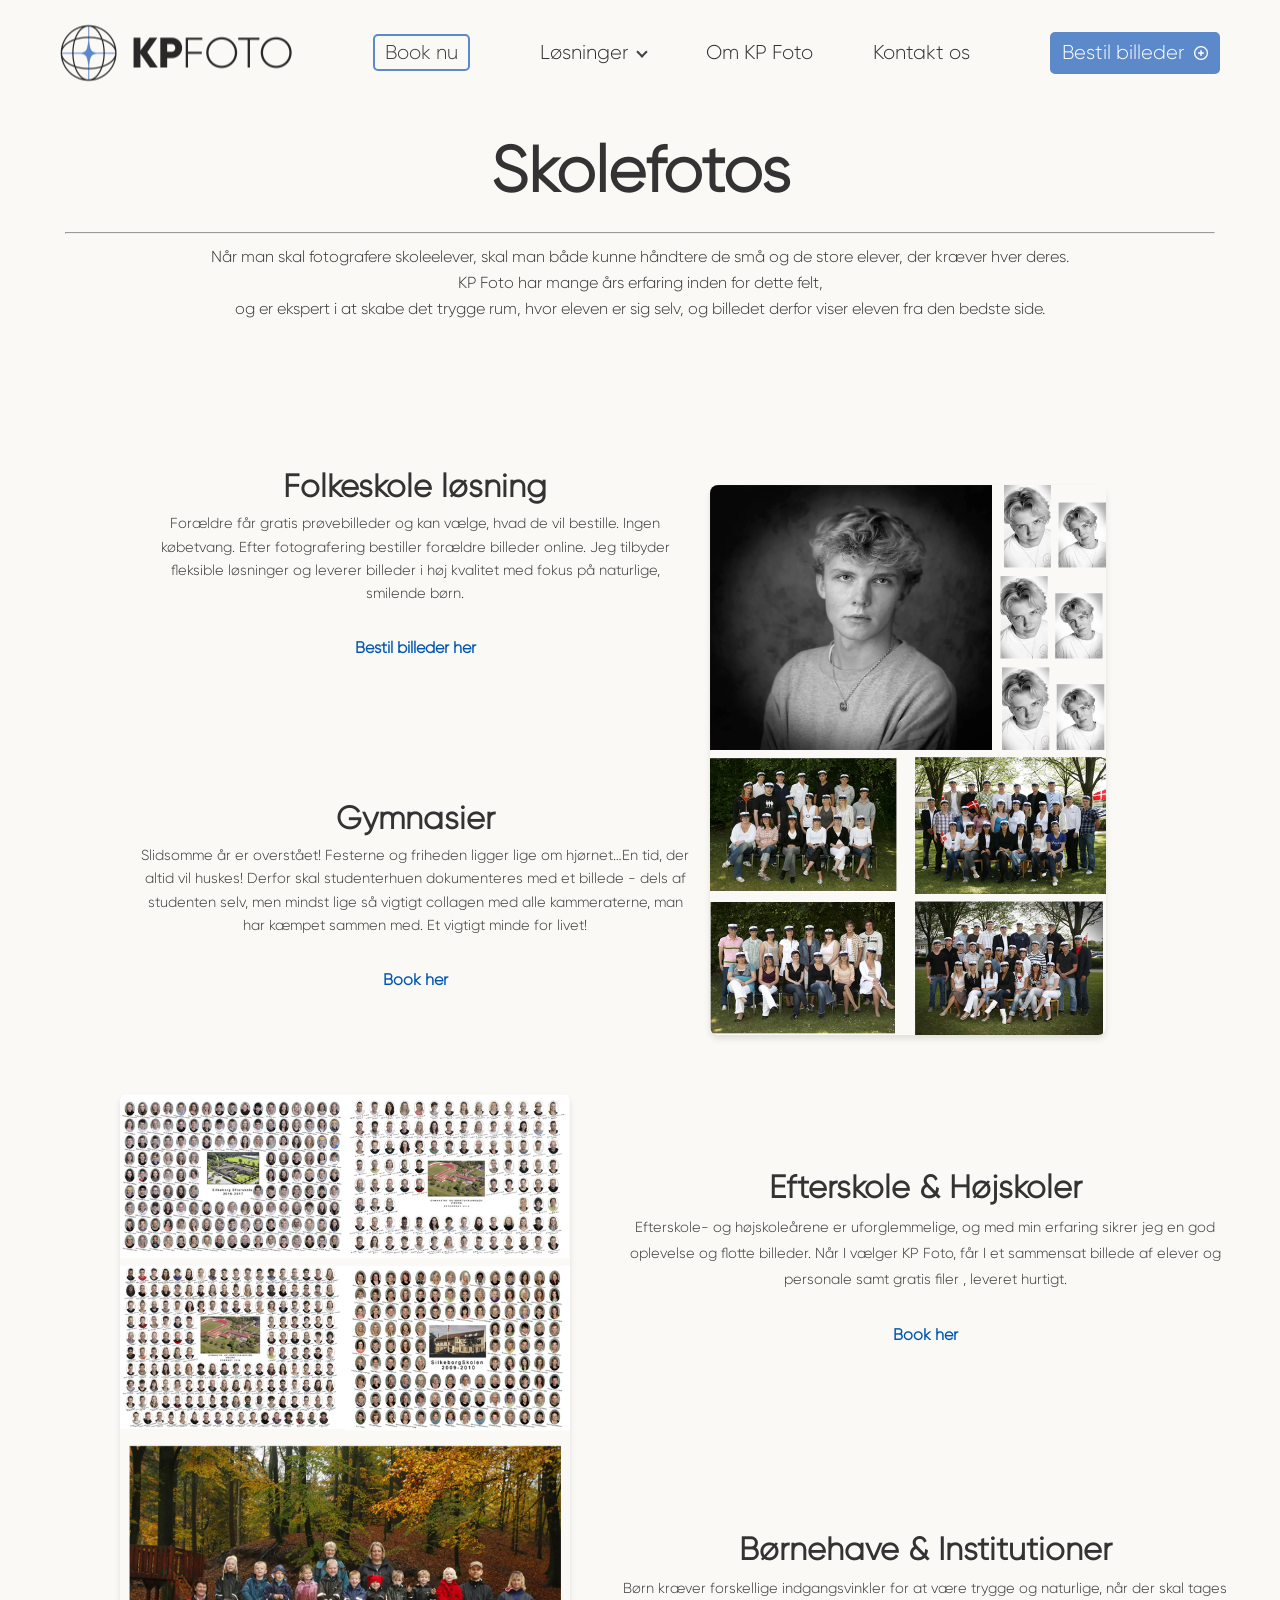
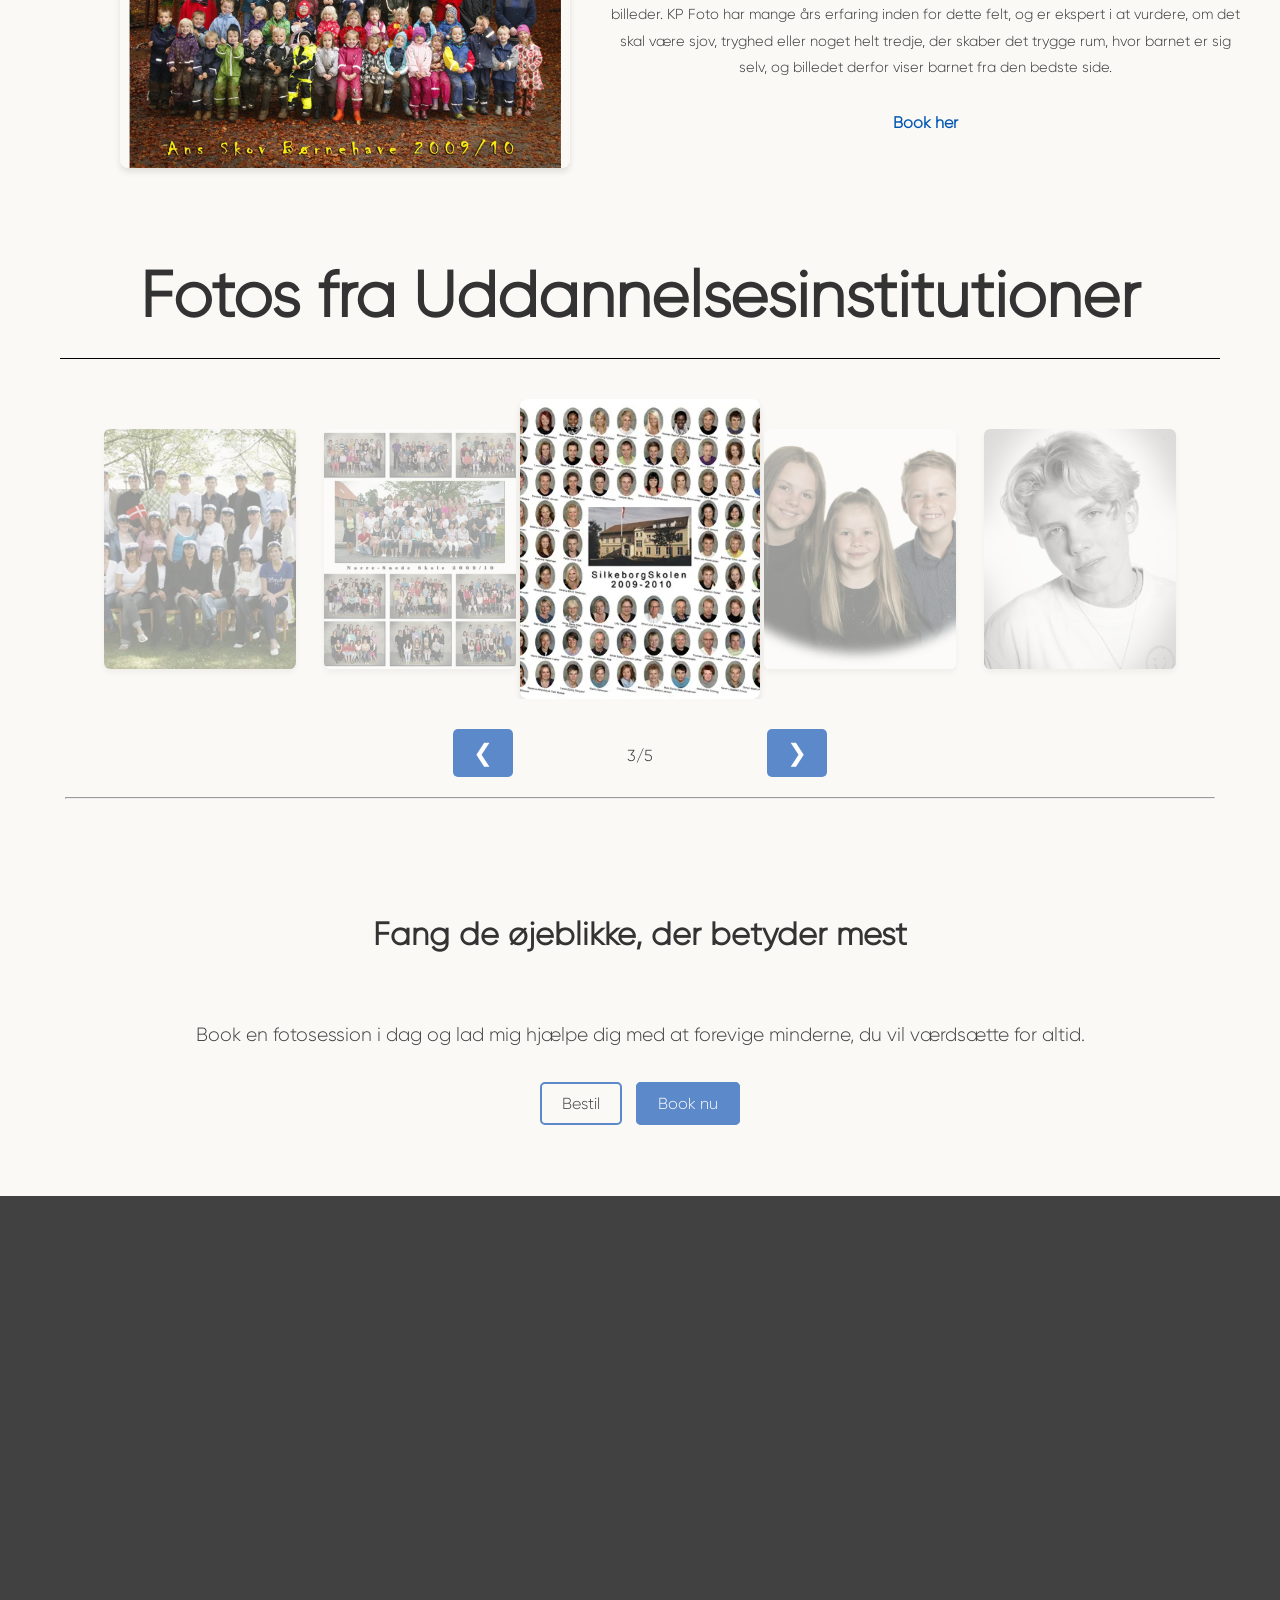
<file: KPFOTO/skolefotos.html>
<!DOCTYPE html>
<html lang="da">
<head>
  <meta charset="UTF-8" />
  <meta name="viewport" content="width=device-width, initial-scale=1.0" />
  <title>KP Foto</title>
  <link rel="icon" type="image/x-icon" href="assets/icons/favicon/favicon48x48.png">
  <link rel="stylesheet" href="css/løsninger.css" />
  <link rel="stylesheet" href="css/karousel.css" />
  <link rel="stylesheet" href="css/styles.css" />
  <meta name="description" content="Få professionel restitution og restaurering af dine billeder hos KP Foto. Vi digitaliserer og restaurerer dine beskadigede eller slidte billeder. Kontakt os for et uforpligtende tilbud!" />
  <meta name="keywords" content="billedrestaurering, restitution af billeder, digitalisering af billeder, foto restaurering, fotoscanning, KP Foto, professionel billedrestaurering, foto behandling" />
  <meta name="author" content="KP Foto, Felix Djurhuus, Jonathan Walther, Victor Vorning, Oscar Adam Hansen, Keld Pedersen" />


</head>
<body>
    <!-- Header -->
    <header role="banner">
        <nav>
            <section class="logo-container">
                <a href="index.html" aria-label="Home">
                    <img src="assets/img/logo.webp" alt="KP Foto logo" />
                </a>
            </section>
            <ul>
                <li><a href="booking.html" class="button-border">Book nu</a></li>
                <li class="dropdown">
                    <a href="services.html">Løsninger <span class="arrow-down"></span></a>
                    <ul class="submenu">
                        <li><a href="boernefotos.html">Børnefotos</a></li>
                        <li><a href="skolefotos.html">Skolefotos</a></li>
                        <li><a href="bryllup.html">Bryllupsfoto</a></li>
                        <li><a href="restitution.html">Restitution</a></li>
                        <li><a href="reklamefotos.html">Reklamefotos</a></li>
                        <li><a href="konfirmation.html">Konfirmation</a></li>
                    </ul>
                </li>
                <li><a href="OmKP.html">Om KP Foto</a></li>
                <li><a href="contact.html">Kontakt os</a></li>
            </ul>
            <aside class="nav-right">
                <a href="bestilling.html" class="button">
                    Bestil billeder 
                    <img src="assets/icons/plusicon.png" alt="Plus ikon" class="plus-icon" />
                </a>
            </aside>
        </nav>
    </header>
<!--Package/Price-->
  <main>
    <section id="bryllup-løsninger">
      <h1>Skolefotos</h1>
      <hr class="divider">
      <p class="subtext1">
        Når man skal fotografere skoleelever, skal man både kunne håndtere de små og de store elever, der kræver hver deres. <br> 
        KP Foto har mange års erfaring inden for dette felt, <br>
         og er ekspert i at skabe det trygge rum, hvor eleven er sig selv, og billedet derfor viser eleven fra den bedste side.
      </p>

  </section>
  
  <article class="førstepakker" style="display: flex; align-items: flex-end; gap: 20px;">
      <section class="Pakke">
          <h3>Folkeskole løsning</h3>
          <p class="størrelse">
            Forældre får gratis prøvebilleder og kan vælge, hvad de vil bestille. Ingen købetvang.
            Efter fotografering bestiller forældre billeder online. Jeg tilbyder fleksible løsninger og leverer billeder i høj kvalitet med fokus på naturlige, smilende børn.
          </p>
          <p class="price">
            <a href="bestilling.html"><strong>Bestil billeder her</strong></a>
          </p>
          <br><br><br><br>
  
          <h3 style="margin-top: 30px;">Gymnasier</h3>
          <p class="størrelse">
            Slidsomme år er overstået! Festerne og friheden ligger lige om hjørnet…En tid, der altid vil huskes! 
            Derfor skal studenterhuen dokumenteres med et billede - dels af studenten selv, men mindst lige så vigtigt collagen med alle kammeraterne,
             man har kæmpet sammen med. Et vigtigt minde for livet!
          </p>
          <p class="price" style="margin-bottom: 30px;">
            <a href="booking.html"><strong>Book her</strong></a>
          </p>
      </section>
      <figure class="par">
          <img src="assets/img/pngviggo.webp" alt="Fotograf med kamera">
      </figure>
  </article>

  <article class="andenpakker" style="display: flex; align-items: flex-end; gap: 20px;">
    <figure class="parto">
        <img src="assets/img/hojskole.webp" alt="Billede af ejer">
    </figure>
    <section class="mission-text">
        <h3>Efterskole & Højskoler</h3>
        <p class="størrelse">
          Efterskole- og højskoleårene er uforglemmelige, og med min erfaring sikrer jeg en god oplevelse og flotte billeder.
           Når I vælger KP Foto, får I et sammensat billede af elever og personale samt gratis filer , leveret hurtigt.
        </p>
        <p class="price">
          <a href="booking.html"><strong>Book her</strong></a>
        </p>
        <br><br> <br>
        <h3 style="margin-top: 100px;">Børnehave & Institutioner</h3>
        <p class="størrelse">
          Børn kræver forskellige indgangsvinkler for at være trygge og naturlige, når der skal tages billeder. 
          KP Foto har mange års erfaring inden for dette felt, og er ekspert i at vurdere, om det skal være sjov, 
          tryghed eller noget helt tredje, der skaber det trygge rum, hvor barnet er sig selv, og billedet derfor viser barnet fra den bedste side.
        </p>
        <p class="price" style="margin-bottom: 70px;">
          <a href="booking.html"><strong>Book her</strong></a>
        </p>
    </section>
</article>

<section class="bryllup">
  <h1><strong>Fotos fra Uddannelsesinstitutioner</strong></h1>
</section>

<section id="bryllup-foto-carousel">
  
  <section class="carousel-container">
    <section class="carousel">
      <article class="carousel-item">
        <img src="assets/img/roullette1.webp" alt="Bryllup photo 1" />
      </article>
      <article class="carousel-item">
        <img src="assets/img/roullette2.webp" alt="Bryllup photo 2" />
      </article>
      <article class="carousel-item active">
        <img src="assets/img/roullette3.webp" alt="Bryllup photo 3" />
      </article>
      <article class="carousel-item">
        <img src="assets/img/roullette4.webp" alt="Bryllup photo 4" />
      </article>
      <article class="carousel-item">
        <img src="assets/img/roullette5.webp" alt="Bryllup photo 5" />
      </article>
    </section>
  </section>
  
  <section class="carousel-controls">
    <button class="prev">❮</button>
    <span id="carousel-index">1/5</span>
    <button class="next">❯</button>
  </section>
  
</section>

<hr class="divider">

      
      
      
      
      
  

 <!-- Call to Action Section -->
 <section aria-labelledby="cta-title">
  <h2 id="cta-title">Fang de øjeblikke, der betyder mest</h2>
  <p>Book en fotosession i dag og lad mig hjælpe dig med at forevige minderne, du vil værdsætte for altid.</p>
  <a href="booking.html" class="button">Bestil</a>
  <a href="booking.html" class="button-border">Book nu</a>
</section>
</main>


<footer>
  <section class="footer-content">
    <section>
      <h4>Kontakt</h4>
      <p>
        <img src="assets/icons/phone-icon.svg" alt="Telefon ikon" class="icon" />
        (+45) 29 66 50 24
      </p>
      <p>
        <img src="assets/icons/email-icon.svg" alt="Mail ikon" class="icon" />
        <a href="mailto:kpfoto@webspeed.dk">kpfoto@webspeed.dk</a>
      </p>
      <p>CVR: 37172642</p>
    </section>
    <section>
      <h4>Hold dig opdateret</h4>
      <p>Tilmeld dig vores nyhedsbrev</p>
      <form action="newsletter.php" method="POST">
        <input type="email" id="email" name="email" placeholder="Din e-mail" required />
        <button type="submit">Tilmeld</button>
      </form>
    </section>
  </section>
  
  <section class="footer-logos">
    <img src="assets/img/iconlogowh.webp" alt="KP Foto logo 1" />
    <img src="assets/img/textlogowh.webp" alt="KP Foto logo 2" />
  </section>
  
  <section class="footer-payment-methods">
    <img src="assets/icons/visa.png" alt="Visa ikon" class="payment-icon" />
    <img src="assets/icons/mastercard.svg" alt="MasterCard ikon" class="payment-icon" />
    <img src="assets/icons/mobilepay.png" alt="MobilePay ikon" class="payment-icon" />
    <img src="assets/icons/paypal.png" alt="PayPal ikon" class="payment-icon" />
    <img src="assets/icons/apple-pay.png" alt="ApplePay ikon" class="payment-icon" />
  </section>
  
  <p class="copyright">&copy; 2024 KP Foto</p>
</footer>

<!-- Javascript -->
<script src="js/karousel.js"></script>
<script src="js/main.js"></script>

</body>
</html>
</file>
<file: KPFOTO/css/styles.css>
/* Reset Styles */
* {
  margin: 0;
  padding: 0;
  box-sizing: border-box;
}


body {
font-family: 'Gilroy', sans-serif;
line-height: 1.6;
background: rgb(255,255,255);
background: linear-gradient(180deg, rgba(250, 249, 246, 1) 27%, rgba(65,65,65,1) 52%, rgba(65,65,65,1) 76%);
margin: 0;
}

h1, h2, h3 {
  font-family: 'Gilroy', sans-serif;
  line-height: 1.6;
  color: #333;
  margin: 0;
}

/* Header Styles */
header {
position: fixed;
top: 0;
width: 100%;
z-index: 999;
background-color: transparent;
padding: 20px 0;
transition: background-color 0.3s ease, padding 0.3s ease;
}

/* Juster nav til at flugte med 1200px bredde */
header nav {
display: flex;
justify-content: space-between;
align-items: center;
max-width: 1200px;
margin: 0 auto; /* Centrerer nav */
padding: 0 20px;
}

.logo-container {
width: 232px; 
height: 65px;
display: flex;
justify-content: center;
align-items: center;
overflow: hidden;
}

.logo-container img {
width: auto;
height: 100%;
object-fit: contain;
transform: scale(0.25);
transform-origin: center center;
margin-top: 10px;
}

header nav a {
text-decoration: none;
color: #333;
font-weight: 500;
font-size: 20px;
}

header nav ul {
display: flex;
align-items: center;
list-style: none;
gap: 60px;
}

/* Pil ved "Løsninger" */
.arrow-down {
display: inline-block;
width: 8px;
height: 8px;
border-right: 2px solid #414141;
border-bottom: 2px solid #414141;
transform: rotate(45deg);
margin-left: 5px;
margin-bottom: 3px;
}

.dropdown {
position: relative;
}

.submenu {
position: absolute;
top: 100%;
left: 0;
background-color: #ffffff;
border: 1px solid #cccccc;
border-radius: 5px;
min-width: 180px;
list-style: none;
padding: 10px 0;
margin: 0;

/* Vigtig: Gør menuen lodret ved at sikre block display */
display: block;

opacity: 0;
visibility: hidden;
transform: translateY(-10px);
transition: opacity 0.3s ease, transform 0.3s ease, visibility 0.3s;
z-index: 999;
}

.submenu li {
display: block; /* Sørger for at hvert menupunkt står lodret */
margin: 0; /* Ingen ekstra gap */
}

.submenu li a {
display: block; /* Gør links til blokke så de fylder hele bredden */
padding: 10px 20px;
color: #414141;
text-decoration: none;
font-weight: 500;
white-space: nowrap; /* For at forhindre at tekst bryder linjen unødvendigt */
}

.submenu li a:hover {
background-color: #f1f1f1;
color: #333;
}

/* Når man hover over forældre-elementet, vis submenu */
.dropdown:hover .submenu {
opacity: 1;
visibility: visible;
transform: translateY(0);
}


header nav .button {
  background-color: #5c89c9;
  color: #fff;
  padding: 3px 10px;
  border-radius: 5px;
  text-decoration: none;
  border: 2px solid #5c89c9;
  display: inline-flex; /* Sørger for, at tekst og ikon er på samme linje */
  align-items: center; 
  gap: 6px; /* Juster afstand mellem tekst og ikon */
  transition: all 0.3s;
}

header nav .button-border {
  background-color: transparent;
  color: #414141;
  padding: 5px 10px;
  border-radius: 5px;
  text-decoration: none;
  border: 2px solid #5c89c9;
  margin-right: 10px;
  transition: all 0.3s;
}

header nav .button-border:hover {
  opacity: 50%;
}

header nav .button img.plus-icon {
  width: 14px; /* Lidt mindre ikon */
  height: 14px;
  margin: 0; 
}

header nav .button:hover {
  opacity: 50%;
}



header.scrolled {
  background-color: #ffffff;
padding: 10px 0;
box-shadow: 0 2px 4px rgba(0,0,0,0.1);
}

header.bottom {
  opacity: 0;
  pointer-events: none;
}

/* Centrer hele main og sektioner til samme bredde som nav/portfolio */
main {
margin-top: 120px;
margin-left: auto;
margin-right: auto;
padding: 0 20px;
}

/* Hero Section */
section[aria-labelledby="hero-title"] {
background-color: #faf9f6;
display: flex;
flex-direction: column;
align-items: center;
}


section[aria-labelledby="hero-title"] h1 {
text-align: left;
font-size: 2.5rem;
}

section[aria-labelledby="hero-title"] h1 strong {
color: #5c89c9;
  font-family: 'GilroyFed', sans-serif;
}

section[aria-labelledby="hero-title"] p {
font-size: 1.2rem;
margin-bottom: 20px;
}

section[aria-labelledby="hero-title"] figure {
margin: 40px 0; /* Giv lidt luft over og under billedet */
width: 100%; /* Fylder hele containerens bredde */

}

section[aria-labelledby="hero-title"] img {
  height: auto;
  width: 100%;
  border-radius: 30px;
  margin: 20px auto;
}

.herosection {
  background-color: #faf9f6;
display: flex;
flex-direction: column;
align-items: center;
}

.herosection img {
  height: auto;
  width: 100%;
  border-radius: 30px;
  margin: 20px auto;
  max-width: 1200px;
  padding: 20px;

}

/* Portfolio Section */
section[aria-labelledby="portfolio-title"] {
padding: 40px 0;
background-color: #faf9f6;
}

section[aria-labelledby="portfolio-title"] h2 {
text-align: center;
font-size: 2rem;
margin-bottom: 40px;
}

section[aria-labelledby="portfolio-title"] article {
display: grid;
grid-template-columns: repeat(auto-fit, minmax(300px, 1fr));
gap: 20px;
width: 100%;
}

section[aria-labelledby="portfolio-title"] figure {
text-align: center;
}

section[aria-labelledby="portfolio-title"] .img-container {
width: 100%;
aspect-ratio: 1/1; /* kvadratisk form */
overflow: hidden;
border-radius: 10px;
display: flex;
align-items: center;
justify-content: center;
}

section[aria-labelledby="portfolio-title"] .img-container img {
width: 100%;
height: 100%;
object-fit: cover;
}


/* Call to Action Section */
section[aria-labelledby="cta-title"] {
text-align: center;
padding: 80px 20px;

color: #414141;

}

section[aria-labelledby="cta-title"] h2 {
font-size: 2rem;
margin-bottom: 20px;
}

section[aria-labelledby="cta-title"] p {
font-size: 1.2rem;
margin-bottom: 20px;
}

section[aria-labelledby="cta-title"] .button {
background-color: transparent;
color: #414141;
padding: 10px 20px;
border-radius: 5px;
text-decoration: none;
border: 2px solid #5c89c9;
margin-right: 10px;
transition: all 0.3s;
}

section[aria-labelledby="cta-title"] .button:hover {
opacity: 50%;
}

section[aria-labelledby="cta-title"] .button-border {
  background-color: #5c89c9;
  color: #fff;
  padding: 10px 20px;
  border-radius: 5px;
  text-decoration: none;
  border: 2px solid #5c89c9;
  transition: all 0.3s;
  
  }

  section[aria-labelledby="cta-title"] .button-border:hover {
    opacity: 50%;
    }

/* Footer Styles */
footer {
  background-color: #414141;
  color: #fff;
  min-height: 500px; /* Dynamisk højde, minimum 500px */
  position: sticky;
  bottom: 0;
  width: 100%;
  z-index: 5;
  text-align: center;
  display: flex;
  flex-direction: column;
  justify-content: flex-start; /* Start indholdet fra toppen */
  align-items: center;
  padding: 40px 20px; /* Luft omkring indholdet */
  overflow: visible; /* Sørg for, at intet indhold bliver skåret */
}


footer .footer-content {
  flex: none;
  max-width: 1200px;
  display: flex;
  justify-content: space-between;
  gap: 20px;
  width: 100%;
}

footer .footer-content > section {
  flex: 1;
  text-align: left;
}


h4 {
  font-size: 3.5rem;
  margin-bottom: 10px;
  color: white;
}

footer p {
  font-size: 1.5rem;
  margin: 5px 0;
}

footer a {
  color: #5c89c9;
  text-decoration: none;
}

footer a:hover {
  text-decoration: underline;
}

footer form {
  margin-top: 10px;
}

footer input {
  font-size: 1.5rem;
  padding: 20px;
  border: none;
  border-radius: 5px;
  background-color: #cccccc;
  color: #414141;
  width: 100%;
  max-width: 400px;
  font-family: 'Gilroy', sans-serif;
}

footer button {
  font-size: 1.5rem;
  padding: 20px 40px;
  background-color: #5c89c9;
  color: #fff;
  border: none;
  border-radius: 5px;
  font-weight: bold;
  margin-top: 10px;
  font-family: 'Gilroy', sans-serif;
}

footer button:hover {
  background-color: #476ea5;
}

footer .logo-container {
  text-align: center;
  margin: 20px 0;
}

footer .logo-container img {
  max-width: 400px;
  height: auto;
  margin-bottom: 20px;
}

footer .footer-logos {
  justify-content: center;
  gap: 20px;
  margin: 20px 0;
}

footer .footer-logos img {
  max-height: 500px;
  width: auto;
}

footer p.copyright {
  font-size: 0.9rem;
  margin-top: 10px;
  text-align: center;
}

.footer-content .icon {
  width: 24px;
  height: 24px;
}

.footer-payment-methods {
  display: flex;
  justify-content: center;
  gap: 20px;
  margin-top: 20px;
}

.footer-payment-methods .payment-icon {
  max-width: 80px;
  max-height: 50px;
  height: auto;
  transition: transform 0.3s ease;
}



main {
  position: relative;
  z-index: 10;
  margin-bottom: 450px; /* Plads til footeren */
  background-color: #faf9f6;
  min-height: calc(100vh - 450px); /* Dynamisk højde */
}

.placeholder {
  z-index: 1;
  height: 450px; /* samme højde som footer */
  display: none; /* Skjul placeholder i toppen */
}

nav {
  transition: transform 0.3s ease, opacity 0.3s ease;
  opacity: 1;
  transform: translateY(0);
}

nav.hidden {
  opacity: 0;
  transform: translateY(-50px);
  background-color: transparent;
  box-shadow: none;

}

header.hidden {
  background-color: transparent;
  box-shadow: none;
}

/* Fuld bredde baggrund for sektioner */
section[aria-labelledby="hero-title"], 
section[aria-labelledby="portfolio-title"], 
section[aria-labelledby="cta-title"] {
  width: 100vw; /* Sikrer, at baggrunden strækker sig over hele vinduet */
  position: relative;
  left: 50%; /* For at modvirke margin-auto på parent */
  right: 50%;
  margin-left: -50vw;
  margin-right: -50vw;
}

/* Tilpas indhold i sektionerne */
section[aria-labelledby="hero-title"] > *,
section[aria-labelledby="portfolio-title"] > *,
section[aria-labelledby="cta-title"] > * {
  max-width: 1200px;
  margin: 0 auto; /* Centrerer indhold */
  padding: 20px; /* Giver indholdet luft */
}

/* Scroll Indicator Styles */
.scroll-indicator {
  position: relative;
  margin-top: -20px;
  text-align: center;
  animation: bounce 2s infinite;
  opacity: 1;
  transition: opacity 0.5s ease; /* Glidende overgang */
}

.scroll-indicator.hidden {
  opacity: 0; /* Fade out */
  pointer-events: none; /* Ingen interaktion, når den er skjult */
}

.scroll-indicator img {
  width: 50px;
  height: auto;
  opacity: 0.8;
  transition: opacity 0.3s ease;
}

.scroll-indicator img:hover {
  opacity: 1;
}

/* Animation for bouncing */
@keyframes bounce {
  0%, 20%, 50%, 80%, 100% {
    transform: translateY(0);
  }
  40% {
    transform: translateY(-10px);
  }
  60% {
    transform: translateY(-5px);
  }
}


.scroll-indicator {
  margin-top: 10px; /* Flytter det længere væk fra hero-sektionen */
}

/* Animation for rotation af ikon i headerknap */
.nav-right .button {
  display: inline-flex;
  align-items: center;
  gap: 10px; /* Afstand mellem tekst og ikon */
}

.nav-right .button img.plus-icon {
  transition: transform 0.3s ease; /* Glidende animation */
}

.nav-right .button:hover img.plus-icon {
  transform: rotate(360deg); /* Fuld rotation */
}
.scroll-indicator img:active {
  transform: scale(0.9); /* Mindre tryk-animation */
  transition: transform 0.2s ease;
}

/* -----------------------------------
   Responsive Footer Styles
----------------------------------- */

/* Tablets og Små Desktopskærme (max-width: 1199px) */
@media (max-width: 1199px) {
  footer .footer-content {
    flex-direction: column;
    align-items: center;
    text-align: center;
  }

  footer .footer-content > section {
    width: 100%;
    margin-bottom: 20px;
  }

  footer .footer-logos {
    gap: 15px;
  }

  footer .footer-payment-methods {
    gap: 15px;
  }

  footer h4 {
    font-size: 2.5rem;
  }

  footer p {
    font-size: 1.2rem;
  }

  footer input {
    padding: 15px;
    font-size: 1.2rem;
    max-width: 300px;
  }

  footer button {
    padding: 15px 30px;
    font-size: 1.2rem;
  }

  /* Juster logoer og betalingsikoner */
  footer .footer-logos img,
  footer .footer-payment-methods .payment-icon {
    max-width: 150px;
    max-height: 40px;
  }
}

/* Mobile Enheder (max-width: 767px) */
@media (max-width: 767px) {
  footer .footer-content {
    flex-direction: column;
    align-items: center;
    text-align: center;
    gap: 20px;
  }

  footer .footer-content > section {
    width: 100%;
    margin-bottom: 15px;
  }

  footer .footer-logos {
    flex-direction: column;
    gap: 10px;
  }

  footer .footer-payment-methods {
    flex-direction: column;
    gap: 10px;
  }

  footer h4 {
    font-size: 2rem;
  }

  footer p {
    font-size: 1rem;
  }

  footer input {
    padding: 10px;
    font-size: 1rem;
    max-width: 250px;
  }

  footer button {
    padding: 10px 20px;
    font-size: 1rem;
  }

  /* Juster logoer og betalingsikoner */
  footer .footer-logos img,
  footer .footer-payment-methods .payment-icon {
    max-width: 120px;
    max-height: 35px;
  }
}

/* Ekstremt Små Mobile Enheder (max-width: 399px) */
@media (max-width: 399px) {
  footer .footer-content {
    padding: 20px 10px;
  }

  footer h4 {
    font-size: 1.5rem;
  }

  footer p {
    font-size: 0.9rem;
  }

  footer input {
    padding: 8px;
    font-size: 0.9rem;
    max-width: 200px;
  }

  footer button {
    padding: 8px 15px;
    font-size: 0.9rem;
  }

  /* Juster logoer og betalingsikoner */
  footer .footer-logos img,
  footer .footer-payment-methods .payment-icon {
    max-width: 100px;
    max-height: 25px;
  }
}

.scroll-indicator img:active {
  transform: scale(0.9); /* Mindre tryk-animation */
  transition: transform 0.2s ease;
}

.error-message {
  color: red;
  font-family: 'Gilroy', sans-serif;
  display: none; /* Start som skjult */
  margin-top: 5px;
  font-size: 0.9rem;
}

.lightbox-overlay {
  display: none; /* Skjult som standard */
  position: fixed;
  top: 0;
  left: 0;
  width: 100%;
  height: 100%;
  background-color: rgba(0, 0, 0, 0.5); /* Halvgennemsigtig baggrund */
  justify-content: center;
  align-items: center;
  z-index: 9999;
}

.lightbox-content {
  background-color: #fff;
  color: #414141;
  padding: 20px;
  border-radius: 10px;
  text-align: center;
  max-width: 400px;
  box-shadow: 0 4px 10px rgba(0, 0, 0, 0.1);
}

.lightbox-content button {
  padding: 10px 20px;
  background-color: #5c89c9;
  color: #fff;
  border: none;
  border-radius: 5px;
  cursor: pointer;
  font-size: 1rem;
}

.lightbox-content button:hover {
  background-color: #476ea5;
}
</file>
<file: KPFOTO/css/bestilling.css>
/* Reset */
* {
    margin: 0;
    padding: 0;
    box-sizing: border-box;
}
  
/* Generel styling til bestillingssiden */
body {
    font-family: 'Gilroy', sans-serif;
    background-color: #faf9f6;
    color: #414141;
}
  
main {
    max-width: 1600px;
    padding: 20px;
    padding-bottom: 400px;
}
  
.bestilling-section {
    background-color: #fff;
    border: 1px solid #ccc;
    border-radius: 5px;
    padding: 20px;
    margin-bottom: 40px;
    max-width: 800px;
    margin: auto;
    text-align: left; /* Sørg for, at tekst er venstrejusteret */
}
  
.bestilling-section h2 {
    margin-bottom: 10px;
    color: #333;
    max-width: 500px;
    font-family: 'GilroyFed', sans-serif;
    font-weight: 700;
}
  
.bestilling-section p {
    margin-bottom: 20px;
    font-family: 'Gilroy', sans-serif;
    font-weight: 400;
}
  
form {
    display: flex;
    flex-direction: column;
    gap: 10px;
    align-items: flex-start; /* Sørg for, at indholdet justeres til venstre */
}
  
form input[type="text"],
form input[type="email"],
form input[type="tel"] {
    width: 100%;
    max-width: 400px;
    padding: 10px;
    border: 1px solid #ccc;
    border-radius: 5px;
    font-family: 'Gilroy', sans-serif;
    font-weight: 400;
}
  
form button[type="submit"] {
    width: fit-content;
    background-color: #5c89c9;
    color: #fff;
    padding: 10px 20px;
    border: none;
    border-radius: 5px;
    font-weight: bold;
    font-family: 'GilroyFed', sans-serif;
    font-weight: 700;
    cursor: pointer;
}
  
form button[type="submit"]:hover {
    background-color: #476ea5;
}
  
/* Kundeoplysninger */
.kundeoplysninger {
    display: grid;
    grid-template-columns: 1fr 1fr;
    gap: 20px;
    margin-bottom: 40px;
}

.kundeoplysninger label {
    font-size: 0.9rem;
    margin-bottom: 5px;
}

.kundeoplysninger input {
    width: 100%;
    padding: 30px;
    border: 1px solid #ccc;
    border-radius: 5px;
}

/* Billede grid */
.billeder-grid {
    display: flex;
    flex-wrap: wrap;
    gap: 20px;
    justify-content: center;
}

.billeder-grid figure {
    text-align: center;
    width: 200px; /* Sikrer at billeder og numre står ens */
}

.billeder-grid img {
    width: 100%; /* Gør billederne ens i størrelse */
    height: 250px;
    border-radius: 5px;
    object-fit: cover; /* Sikrer ensartet størrelse */
}

.billeder-grid figcaption {
    margin-top: 5px;
    font-size: 0.9rem;
    color: #414141;
}

/* Billedbestilling */
.billedeBestilling {
    display: grid;
    grid-template-columns: 1fr 1fr;
    gap: 15px;
    margin-bottom: 20px;
    padding-bottom: 20px;
    border-bottom: 1px solid #ccc; /* Adskiller bestillinger */
}

.billedeBestilling:last-child {
    border-bottom: none;
}

.billedeBestilling label {
    font-size: 0.9rem;
}

.billedeBestilling input,
.billedeBestilling select {
    width: 100%;
    padding: 10px;
    border: 1px solid #ccc;
    border-radius: 5px;
}

/* Tilføj knap */
#tilfoejBillede {
    background-color: #5c89c9;
    color: #fff;
    padding: 10px 20px;
    border: none;
    border-radius: 5px;
    cursor: pointer;
}

#tilfoejBillede:hover {
    background-color: #476ea5;
}

/* Generelle knapper */
button[type="submit"] {
    background-color: #5c89c9;
    color: #fff;
    padding: 10px 20px;
    border: none;
    border-radius: 5px;
    cursor: pointer;
}

button[type="submit"]:hover {
    background-color: #476ea5;
}



/* Responsiv styling */
@media (max-width: 768px) {
    .kundeoplysninger {
        grid-template-columns: 1fr; /* Gør felterne enkeltstående */
    }

    .billedeBestilling {
        grid-template-columns: 1fr; /* Gør felterne enkeltstående */
    }
}
</file>
<file: KPFOTO/css/løsninger.css>
@font-face {
  font-family: 'Gilroy';
  src: url('/KPFOTO/assets/fonts/Gilroy-Light.otf') format('woff2'),
       url('/KPFOTO/assets/fonts/Gilroy-ExtraBold.otf') format('woff');
  font-weight: 400;
  font-style: normal;
}

@font-face {
  font-family: 'GilroyFed';
  src: url('assets/fonts/Gilroy-Bold.woff2') format('woff2'),
       url('assets/fonts/Gilroy-Bold.woff') format('woff');
  font-weight: 700;
  font-style: normal;
}

/* Reset Styles */
* {
  margin: 0;
  padding: 0;
  box-sizing: border-box;
}

body {
  font-family: 'Gilroy', sans-serif;
  line-height: 1.6;
  color: #333;
  background-color: #faf9f6;
  margin: 0;
}

    
 /* Layout for Bryllup Løsninger */
#bryllup-løsninger {
    text-align: center;
  }
  
  #bryllup-løsninger h1 {
    font-size: 4rem; 
    color: #333;
    margin-bottom: 10px;
  }
  
  /* styling af linjen ved overskrift */
  hr.divider {
    width: 1150px;
    height: 2px;
    background-color: #333;
    margin: 10px auto;
  }

  /* Styling af billeder og pakkeløsninger */

    .førstepakker {
      display: flex;
      justify-content: space-between;
      width: 90%;
      margin-left: 120px;
      margin-top: 80px;
    }
    
    .Pakke {
      max-width: 550px; 
      margin: 20px auto; 
      text-align: left; 
      margin-top: 60px;
  }
    
    h3 {
      font-size: 2rem;
      background-color: #faf9f6;
      text-align: center;
    }
    
    .Pakke p {
      line-height: 1.6;
    }
    
    .par {
      padding-right: 100px;
      flex: 1 1 300px;
      max-width: 550px;
      margin-right: 50px;
    }
    
    .par img {
      width: 100%;
      border-radius: 8px;
      box-shadow: 0 4px 6px rgba(0, 0, 0, 0.1);
    }
    
    .størrelse {
      font-size: 14.5px;
      line-height: 1.8; 
      text-align: center; /* Centertekst */
      max-width: 800px; /* Sikrer, at teksten ikke bliver for bred */
      margin: 0 auto; /* Centrerer teksten i forhold til sektionen */
  }



  .price {
    text-align: center;
    color: #0056b3;
    margin-top: 30px;
  }
  
  a {
    text-decoration: none;
    color: #0056b3;
  }

  .price a:hover {
    color: #333; /* Ændrer farven til grå ved hover */
}
  
  
    /* Sektionen  med 3-4 pakker */
  
    .andenpakker {
      display: flex;
      flex-wrap: wrap;
      align-items: center;
      justify-content: center;
      margin-top: 50px;

    }
    
    .parto {
      padding-left: 100px;
      flex: 1 1 300px;
      max-width: 550px;
      margin: 0 auto; /* Centrerer billedet */
      margin-bottom: 50px; 
  }
  
  .parto img {
      width: 100%;
      height: auto;
      border-radius: 8px;
      box-shadow: 0 4px 6px rgba(0, 0, 0, 0.1);
  }
  
  .mission-text {
      flex: 1 1 300px;
      max-width: 700px;
      margin: 0 auto; 
      padding: 20px;
      text-align: center; /* Centrerer teksten */
      margin-left: 0;
      margin-top: -200px;
  }
  
 
/* Bryllup fotos header */

.bryllup {
  background-color: #faf9f6; 
  font-size: 3rem; /* Større tekst */
  padding: 20px; 
  max-width: 1200px; 
  margin-left: auto; 
  margin-right: auto; 
  text-align: center;
}

.bryllup h1 {
  font-size: 4rem; 
  color: #333; 
  margin-bottom: 20px; 
  border-bottom: 1px solid #000; 
  padding-bottom: 10px; 
}
  
  
  /* Carousel Styles */
.carousel {
    display: flex;
    align-items: center;
    justify-content: center;
    gap: 20px;
    margin-top: 20px;
  }
  
  /* Bryllup fotos Styling */
.image-container img,
.carousel img {
    width: 350px; 
    height: 400px; 
    object-fit: cover; 
    border-radius: 5px; 
}

  .carousel button {
    background-color: #5c89c9;
    color: #fff;
    border: none;
    padding: 10px 15px;
    border-radius: 50%;
    font-size: 1.5rem;
    cursor: pointer;
    transition: background-color 0.3s ease;
  }
  
  .carousel button:hover {
    background-color: #476ea5;
  }



/* Portfolio Section */

section[aria-labelledby="portfolio-title"] {
  max-width: 1200px;
  margin: 0 auto;
  padding: 0 20px;
  text-align: center; /* Centrerer overskrift og beskrivelse */
}

section[aria-labelledby="portfolio-title"] h2 {
  font-size: 2rem;
  margin-bottom: 20px;
}

section[aria-labelledby="portfolio-title"] p.portfolio-description {
  font-size: 1.2rem;
  margin-bottom: 40px;
}

/* Flexbox Container for Portfolio Items */
section.hero article.indhold {
  display: flex;
  flex-wrap: wrap;
  justify-content: space-between;
  gap: 20px;
  max-width: 1200px;
  margin: 0 auto;
  padding: 0 20px;
}

/* Individuelle Portefølje Items */
section.hero article.indhold figure.Løsning {
  flex: 1 1 calc(33.333% - 20px);
  box-sizing: border-box;
  margin: 0;
  text-align: center;
}

section.hero article.indhold figure.Løsning img {
  width: 100%;
  height: auto;
  border-radius: 8px;
  transition: opacity 0.3s ease;
}

section.hero article.indhold figure.Løsning img:hover {
  opacity: 0.5;
  cursor: pointer;
}

/* Centrerede Titler og Tekster under Billeder */
section.hero article.indhold figure.Løsning h3,
section.hero article.indhold figure.Løsning p.Undertekst,
section.hero article.indhold figure.Løsning p.LæsMere {
  text-align: center;
  margin: 10px 0;
}

section.hero article.indhold figure.Løsning h3 {
  font-size: 1.5rem;
  margin-top: 10px;
}

section.hero article.indhold figure.Løsning p.Undertekst {
  font-size: 1rem;
  margin: 10px 0;
}

section.hero article.indhold figure.Løsning p.LæsMere {
  color: #5c89c9;
  cursor: pointer;
  font-weight: bold;
}



main {
  position: relative;
  z-index: 10;
  margin-bottom: 450px; /* Plads til footeren */
  background-color: #faf9f6;
  min-height: calc(100vh - 450px); /* Dynamisk højde */
}

.placeholder {
  z-index: 1;
  height: 450px; 
  display: none; 
}


@media (max-width: 768px) {

  /* Løsninger på alle */
  #bryllup-løsninger, .førstepakker, .andenpakker, .Pakke, .mission-text, .bryllup {
      padding-left: 20px;
      padding-right: 20px;
      text-align: center;
  }

  /* Justering for første sektion */
  .parto img {
      width: 80%; /* Reducer størrelsen på billederne */
      height: auto;
      margin: 0 auto;
      display: block;
  }

  /* Justering af tekststørrelse */
  h1, h2, h3 {
      font-size: 1.8rem; 
  }

  .størrelse, .price, .subtext1, .subtext2 {
      font-size: 1rem; /* Reducer tekststørrelsen */
      line-height: 1.5; /* Mellemrum mellem linjer */
      text-align: center; /* Center tekst på mobil */
  }

  .price a {
      font-size: 1.2rem; /* Lidt mindre skrift på links */
  }

  /* Mellemrum til justering af layout */
  .Pakke, .mission-text {
      margin-top: 30px;
  }

  /* Ensartet afstand på sektionerne */
  section {
      margin-bottom: 40px;
  }

  /* Divider */
  .divider {
      width: 100%; /* Divider strækker sig over hele bredden på mobilen */
      margin: 20px 0;
  }

  /* Justering for Pakke 1 og 2 */
  .førstepakker {
      flex-direction: column; /* Skifter layout til kolonner */
      align-items: center; /* Centrerer indholdet */
      gap: 20px; /* Mellemrum mellem pakkerne */
      margin-left: 0; /* Fjerner unødig venstremargen */
      width: 100%; /* Tilpas bredde til mobil */
      margin-top: 20px; /* Giv luft foroven */
  }

  .Pakke {
      max-width: 90%; /* Reducerer bredden for bedre pasning */
      margin: 0 auto; /* Centrer pakkerne */
      margin-bottom: 20px; /* Ekstra luft under hver pakke */
      text-align: center; /* Centrerer tekst */
  }

  .Pakke img {
      width: 100%; /* Tilpas billeder til mobilvisning */
      border-radius: 8px; /* Bevar rundede hjørner */
  }

  .Pakke h3 {
      font-size: 1.5rem; /* Reduceret overskriftsstørrelse */
  }

  .Pakke p {
      font-size: 1rem; /* Mindre tekststørrelse */
      line-height: 1.5; /* Forbedret læsbarhed */
  }
}
</file>
<file: KPFOTO/css/karousel.css>
.carousel {
    position: relative;
    display: flex;
    justify-content: center;
    align-items: center;
    overflow: hidden;
    width: 100%;
    max-width: 1200px;
    margin: 0 auto;
    height: 300px; /* Juster højden som ønsket */
  }
  
  .carousel-item {
    position: absolute;
    width: 240px; /* Billedbredde */
    height: 300px; /* Billedhøjde */
    transition: transform 0.5s ease, opacity 0.5s ease;
    transform-origin: center;
  }
  
  .carousel-item img {
    width: 100%;
    height: 100%;
    object-fit: cover;
    border-radius: 8px;
    box-shadow: 0 4px 6px rgba(0, 0, 0, 0.1);
  }
  
  .carousel-item:nth-child(1) {
    z-index: 5;
  }
  
  .carousel-item:nth-child(2) {
    z-index: 4;
  }
  
  .carousel-item:nth-child(3) {
    z-index: 3;
  }
  
  .carousel-item:nth-child(4) {
    z-index: 2;
  }
  
  .carousel-item:nth-child(5) {
    z-index: 1;
  }
  
  button {
    position: relative; /* Fjern position: absolute */
    display: inline-block;
    background-color: #5c89c9;
    color: white;
    border: none;
    padding: 10px 20px;
    border-radius: 5px;
    cursor: pointer;
    font-size: 1.5rem;
    margin: 10px; /* Giver lidt plads mellem knapperne */
  }
  
  .carousel-controls {
    text-align: center;
    margin-top: 20px; /* Placer kontrollerne under karusellen */
  }
  
  
  button.prev {
    left: -100px;
  }
  
  button.next {
    right: -100px;
  }

  #bryllup-foto-carousel h2 {
    text-align: center; /* Sørg for centrering */
    font-size: 2rem;
    color: #333;
    margin-bottom: 20px;
    margin-top: 0; /* Gør pladsen jævn */
  }
</file>
<file: KPFOTO/css/booking.css>
.booking-container {
  max-width: 600px;
  margin: 20px auto;
  padding: 30px;
  background-color: #414141;
  color: #faf9f6;
  border-radius: 20px;
  box-shadow: 0 4px 10px rgba(0, 0, 0, 0.1);
}

.booking-container h4 {
  text-align: center;
  margin-bottom: 20px;
  font-size: 2.5rem;
}

.booking-form fieldset {
  border: none;
  margin-bottom: 20px;
}

.booking-form legend {
  font-size: 1.2rem;
  margin-bottom: 10px;
  font-weight: bold;
}

.checkbox-group {
  display: grid;
  grid-template-columns: repeat(2, 1fr);
  gap: 10px;
}

.checkbox-group label {
  font-size: 1rem;
}

.date-picker {
  width: 100%;
  padding: 10px;
  border: 1px solid #ccc;
  border-radius: 5px;
}

.booking-form input[type="text"], .booking-form textarea {
  width: 100%;
  padding: 10px;
  border: 1px solid #ccc;
  border-radius: 5px;
  margin-top: 10px;
}

textarea {
  height: 80px;
  resize: none;
}

.submit-button {
  display: block;
  width: 100%;
  padding: 15px;
  background-color: #5c89c9;
  color: #fff;
  border: none;
  border-radius: 5px;
  font-size: 1rem;
  font-weight: bold;
  cursor: pointer;
}

.submit-button:hover {
  background-color: #476ea5;
}
</file>
<file: KPFOTO/css/contact.css>
/* Her er din nuværende CSS uden ændringer */

@font-face {
    font-family: 'Gilroy';
    src: url('/KPFOTO/assets/fonts/Gilroy-Light.otf') format('woff2'),
         url('/KPFOTO/assets/fonts/Gilroy-ExtraBold.otf') format('woff');
    font-weight: 400;
    font-style: normal;
  }
  
  @font-face {
    font-family: 'GilroyFed';
    src: url('assets/fonts/Gilroy-Bold.woff2') format('woff2'),
         url('assets/fonts/Gilroy-Bold.woff') format('woff');
    font-weight: 700;
    font-style: normal;
  }
  
  /* Reset Styles */
  * {
    margin: 0;
    padding: 0;
    box-sizing: border-box;
  }
  
  
  body {
  font-family: 'Gilroy', sans-serif;
  line-height: 1.6;
  color: #414141;
  background-color: #faf9f6;
  margin: 0;
  }
  
  h1, h2, h3 {
    font-family: 'Gilroy', sans-serif;
    line-height: 1.6;
    color: #333;
    margin: 0;
  }

  
  /* Centrer hele main og sektioner til samme bredde som nav/portfolio */
  main {
  margin-top: 120px;
  margin-left: auto;
  margin-right: auto;
  padding: 0 20px;
  }

  /* Kontakt tekst*/
  main h1 {
    font-size: 3em; 
    margin-bottom: 20px; 
    text-align: center;
    color: #333; 
}


main p {
    font-size: 1rem; 
    margin-bottom: 10px; 
    text-align: center;
    color: #333; 
    line-height: 2.5; 
  }

  hr.divider {
    width: 1150px;
    height: 2px;
    background-color: #333;
    margin: 10px auto;
    margin-bottom: 20px;
  }

  /* Kontaktformular */
input[type=text], select, textarea {
  width: 100%; 
  padding: 10px; 
  border-radius: 4px; 
  box-sizing: border-box; 
  margin-top: 6px; 
  margin-bottom: 16px; 
  resize: vertical 

}

  /* Kontaktformular */
  subject [type=text], textarea {
    height: 200px;
    width: 100%; 
    padding: 10px; 
    border-radius: 4px; 
    box-sizing: border-box; 
    margin-top: 6px; 
    margin-bottom: 16px; 
    resize: vertical 
  
  }



input[type=submit] {
  background-color: #5c89c9;
  color: white;
  padding: 12px 20px;
  border: none;
  border-radius: 4px;
  cursor: pointer;
  font-family: 'Gilroy', sans-serif;
}



.container {
  border-radius: 10px;
  margin-top: 80px;
  margin-left: 300px;
  margin-right: 300px;
  padding: 10px;
  font-family: 'Gilroy', sans-serif;
}

/* main FAQ container */
.faq-container {
    max-width: 800px; 
    margin: 50px auto; 
    color: #333; 
  }
  
  
  .faq-container h1 {
    text-align: center;
    margin-bottom: 30px;
    color: #333;
    font-family: 'Gilroy', sans-serif;
  }
  
  /* FAQ box */
  .faq-item {
    border: 1px solid #5c89c9;

    overflow: hidden; 
  }
  
  /* question buttons */
  .faq-question {
    background-color: #faf9f6; 
    width: 100%;
    padding: 20px;
    text-align: left;
    font-size: 16px;
    border: none;
    outline: none;
    cursor: pointer;
    position: relative;
    transition: background-color 0.3s ease; 
    font-family: 'Gilroy', sans-serif;
  }
  
  /* Hover effect */
  .faq-question:hover {
    background-color: #d0d7de; 
  }
  
  
  .faq-question .arrow {
    position: absolute;
    right: 20px;
    transition: transform 0.3s ease; 
  }
  
  /* Rotate */
  .faq-question.active .arrow {
    transform: rotate(180deg); 
  }
  
  /* Answer */
  .faq-answer {
    max-height: 0; 
    overflow: hidden;
    transition: max-height 0.3s ease; 
    background-color: #fff; 
  }
  
  /* answer */
  .faq-answer p {
    padding: 20px;
    font-size: 15px;
    line-height: 2; 
    color: #333; 
  }
  


/* Styling for container */
.container form {
  display: flex;
  flex-direction: column;
  gap: 15px;
}
    
  
    
    main {
      position: relative;
      z-index: 10;
      margin-bottom: 450px; /* Plads til footeren */
      background-color: #faf9f6;
      min-height: calc(100vh - 450px); /* Dynamisk højde */
    }
    
    .placeholder {
      z-index: 1;
      height: 450px; /* samme højde som footer */
      display: none; /* Skjul placeholder i toppen */
    }

    @media (max-width: 768px) {
      body {
        padding: 0 10px;
      }
    
      main {
        margin: 20px auto;
        padding: 10px;
      }
    
      main h1 {
        font-size: 2rem; /* Mindre overskrift til mobil */
      }
    
      main p {
        font-size: 0.9rem; /* Reduceret tekststørrelse */
      }
    
      hr.divider {
        width: 90%; /* Fleksibel bredde */
      }
    
      .container {
        margin: 20px auto; /* Fjern faste marginer */
        padding: 10px;
      }
    
      input[type=text], select, textarea {
        font-size: 1rem; /* Bedre læsbarhed */
      }
    
      input[type=submit] {
        padding: 10px 15px; /* Mindre knapper */
        font-size: 1rem;
      }
    
      /* FAQ Responsiv Justering */
      .faq-container {
        width: 100%; /* Brug fuld bredde */
        padding: 10px;
      }
    
      .faq-question {
        font-size: 0.9rem; /* Mindre skrifttype */
        padding: 15px;
      }
    
      .faq-answer p {
        font-size: 0.8rem; /* Reducer tekst i svar */
      }
    }
</file>
<file: KPFOTO/css/OmKP.css>
@font-face {
    font-family: 'Gilroy';
    src: url('/KPFOTO/assets/fonts/Gilroy-Light.otf') format('woff2'),
         url('/KPFOTO/assets/fonts/Gilroy-ExtraBold.otf') format('woff');
    font-weight: 400;
    font-style: normal;
  }
  
  @font-face {
    font-family: 'GilroyFed';
    src: url('assets/fonts/Gilroy-Bold.woff2') format('woff2'),
         url('assets/fonts/Gilroy-Bold.woff') format('woff');
    font-weight: 700;
    font-style: normal;
  }
  
  /* Reset Styles */
  * {
    margin: 0;
    padding: 0;
    box-sizing: border-box;
  }
  
  
  body {
  font-family: 'Gilroy', sans-serif;
  line-height: 1.6;
  color: #414141;
  background-color: #414141;
  margin: 0;
  }
  
  h1, h2, h3 {
    font-family: 'Gilroy', sans-serif;
    line-height: 1.6;
    color: #333;

    margin: 0;
  }
    
    
/*MAIN AL SIDENS INDHOLD */

/* Hero */
.OMKP {
    background-color: #faf9f6; /* Lys baggrundsfarve */
    font-size: 3rem; /* Større tekst */
    margin-top: 100px; /* Margen ovenfor elementet */
    padding: 20px; /* Indvendig afstand */
    max-width: 1200px; /* Maksimal bredde for at holde elementet indenfor en grænse */
    margin-left: auto; /* Centrer elementet horisontalt */
    margin-right: auto; /* Centrer elementet horisontalt */
    text-align: center;
}

.OMKP h1 {
    font-size: 4rem; /* Større overskrift */
    color: #333; /* Mørk tekstfarve */
    margin-bottom: 20px; 
    border-bottom: 1px solid #000; 
    padding-bottom: 10px; 
}

.OMKP h1 {
    font-size: 4rem; /* Større overskrift */
    color: #333; /* Mørk tekstfarve */
    margin-bottom: 80px; /* Afstand under overskriften */
}

  
  /* Sektionen "KPfoto" */
  .KPfoto {
    display: flex;
    justify-content: space-between;
    width: 90%;
    margin-left: 120px;
  }
  
  .KPhvem {
    flex: 1 1 300px;
    max-width: 500px;
    padding: 20px;
    text-align: left;
  }
  
  .KPhvem h2 {
    font-size: 1.5rem;

    background-color: #faf9f6;
  }
  
  .KPhvem p {
    line-height: 1.6;
  }
  
  .kamera {
    flex: 1 1 300px;
    max-width: 500px;
    padding: 20px;
    margin-right: 100px;
  }
  
  .kamera img {
    width: 100%;
    height: 300px;
    border-radius: 8px;
    box-shadow: 0 4px 6px rgba(0, 0, 0, 0.1);
  }
  

.størrelse { /* størrelse på teksterne */
    font-size: 14.5px;
    line-height: 1.8;
}

span {
    color: #0056b3;
}

  /* Sektionen "Mission" */

  .mission {
    display: flex;
    flex-wrap: wrap;
    align-items: center;
    justify-content: center;
    margin-top: 100px;
  }
  
  .missionPIC {
    flex: 1 1 300px;
    max-width: 500px;
    max-height: 400px;
  }
  
  .missionPIC img {
    width: 100%;
    height: auto;
    border-radius: 8px;
    box-shadow: 0 4px 6px rgba(0, 0, 0, 0.1);
    margin-bottom: 200px;
  }
  
  .mission-text {
    flex: 1 1 300px;
    max-width: 500px;
    padding: 20px;
    text-align: left;
    margin-left: 160px;
    margin-top: -100px;
  }
  
  .mission-text h2 {
    font-size: 1.5rem;
    background-color: #faf9f6;
  }
  
/* VORES ANMELDELSR */


.bunden {
    background-color: #faf9f6; /* Lys baggrundsfarve */
    font-size: 3rem; /* Større tekst */
    max-width: 1200px; /* Maksimal bredde for at holde elementet indenfor en grænse */
    margin-left: auto; /* Centrer elementet horisontalt */
    margin-right: auto; /* Centrer elementet horisontalt */
    text-align: center;
}
.bunden h1 {
    font-size: 4rem; /* Større overskrift */
    color: #414141; /* Mørk tekstfarve */
    border-bottom: 1px solid #000; 
    padding-bottom: 10px; 
}

.bunden h1 {
    font-size: 4rem; /* Større overskrift */
    color: #414141; /* Mørk tekstfarve */
}

hr.divider {
    width: 1200px;
    height: 2px;
    background-color: #414141;
    border-bottom: 1px solid #000;
    margin: 10px auto;
    
  }

  
  main {
    position: relative;
    z-index: 10;
    margin-bottom: 450px; /* Plads til footeren */
    background-color: #faf9f6;
    min-height: calc(100vh - 450px); /* Dynamisk højde */
  }
  
  .placeholder {
    z-index: 1;
    height: 450px; /* samme højde som footer */
    display: none; /* Skjul placeholder i toppen */
  }

  .review-carousel {
    text-align: center;
    padding: 50px 0;
    background-color: #faf9f6;
    border-radius: 10px;
    max-width: 1200px;
    margin: 0 auto;
  }
  
  .review-carousel h1 {
    font-size: 2.5rem;
    color: #333;
    margin-bottom: 40px;
  }
  
  .carousel-container {
    position: relative;
    overflow: hidden;
    display: flex;
    justify-content: center;
    align-items: center;
    width: 100%;
  }
  
  .carousel {
    display: flex;
    gap: 20px;
    transition: transform 0.5s ease;
    position: relative;
  }
  
  .carousel-item {
    flex: 0 0 300px;
    background-color: #5c89c9;
    border-radius: 10px;
    padding: 20px;
    text-align: center;
    color: white;
    opacity: 0.6;
    transform: scale(0.8);
    transition: opacity 0.5s, transform 0.5s;
  }
  
  .carousel-item.active {
    opacity: 1;
    transform: scale(1);
  }
  
  .review h2 {
    font-size: 1.5rem;
    margin-bottom: 10px;
    font-weight: bold;
  }
  
  .review p {
    font-size: 1rem;
    line-height: 1.6;
  }
  
  .stars {
    margin-top: 10px;
    font-size: 1.2rem;
    color: #ffd700;
  }
  
  .carousel-controls {
    display: flex;
    justify-content: center;
    gap: 20px;
    margin-top: 20px;
  }
  
  .carousel-controls button {
    background-color: #5c89c9;
    color: white;
    border: none;
    padding: 10px 20px;
    border-radius: 5px;
    font-size: 1rem;
    cursor: pointer;
  }
  
  .carousel-controls button:hover {
    background-color: #476ea5;
  }
  
  /* Responsiv design */
@media (max-width: 768px) {
  header nav {
    flex-direction: column;
    align-items: center;
  }

  header nav ul {
    flex-direction: column;
    gap: 20px;
  }

  .logo-container {
    width: 150px;
    height: auto;
  }

  .logo-container img {
    transform: scale(0.5);
    margin-top: 5px;
  }

  header nav a {
    font-size: 16px;
  }

  /* Justering af hero sektionen */
  .OMKP {
    font-size: 2rem;
    padding: 10px;
  }

  .OMKP h1 {
    font-size: 3rem;
  }

  /* KPfoto*/
  .KPfoto {
    flex-direction: column;
    margin-left: 0;
    width: 100%;
  }

  .KPhvem, 
  .kamera {
    max-width: 100%;
    padding: 10px;
    margin: 0;
    text-align: center;
  }

  .kamera img {
    height: auto;
  }

 
  .mission {
    flex-direction: column;
    margin-top: 50px;
  }

  .mission-text {
    text-align: center;
    margin: 0;
  }

  .mission-text h2 {
    font-size: 1.25rem;
  }

  .missionPIC {
    max-width: 100%;
    margin-bottom: 20px;
  }

  .missionPIC img {
    margin-bottom: 20px;
  }

  /* Footer */
  footer {
    padding: 20px 10px;
    min-height: auto;
  }

  footer .footer-content {
    flex-direction: column;
    gap: 10px;
    align-items: center;
  }

  footer .footer-content > section {
    text-align: center;
  }

  footer h2 {
    font-size: 2.5rem;
  }

  footer p,
  footer a {
    font-size: 1.25rem;
  }

  footer input,
  footer button {
    font-size: 1.25rem;
    padding: 10px;
    max-width: 300px;
  }

  footer .logo-container img {
    max-width: 200px;
  }
}


@media (max-width: 480px) {
  header nav a {
    font-size: 14px;
  }

  .OMKP {
    font-size: 1.5rem;
  }

  .OMKP h1 {
    font-size: 2.5rem;
  }

  footer h2 {
    font-size: 2rem;
  }

  footer p,
  footer a {
    font-size: 1rem;
  }
}
</file>
<file: KPFOTO/css/services.css>
/* styles.css */
body {
    font-family: 'Gilroy', sans-serif;
    margin: 0;
    padding: 0;
    justify-content: space-between;
    align-items: center;
    text-align: center;
}

    

                                                    /* Placering af billeder /main indholdet på siden */
article {
    display: flex;
    flex-wrap: wrap;
    justify-content: space-between;
    align-items: center;
    text-align: center;
  }

main {
    margin-top: 180px;
    margin-left: auto;
    margin-right: auto;
}

.Løsning {
    max-width: 1200px;
    
}

.hero {
    padding-left: 80px;
    padding-right: 80px;
    margin-bottom: 40px;
}

.Løsning img {
    width: auto;
    height: 400px;
    max-width: 400px;
    border-radius: 8px; /* Gør hjørner lidt runde */
    transition: opacity 0.3s ease; /* Glidende overgang */
}

.Løsning img:hover {
    opacity: 0.5; /* Sætter opaciteten til 50% ved hover */
    cursor: pointer; /* Ændrer cursor til en hånd, når man hover */
}

.undertekst {
    text-align: center;
}


.LæsMere {
    color: #5c89c9;
    cursor: pointer;
}
a {
    text-decoration: none;
    color: #5c89c9;
}

a:hover {
    color: #cccc;
}

h1 {
    font-size: 3rem;
    margin: 0;
    margin-top: -60px;
    justify-content: space-between;
    align-items: center;
    text-align: center;
}

#tekst {
    font-size: 100px;
}

figcaption.Undertekst {
    font-size: 5px; 
}




  /* Portfolio Section */

/* Flexbox Container */
section.hero article.indhold {
    display: flex;
    flex-wrap: wrap;
    justify-content: space-between;
    gap: 20px;
    max-width: 1200px;
    margin: 0 auto;
    padding: 0 20px;
}

/* Individuelle Billeder og Tekster */
section.hero article.indhold figure.Løsning {
    flex: 1 1 calc(33.333% - 20px);
    box-sizing: border-box;
    margin: 0;
    text-align: center; /* Centrerer teksten inden i figure */
}

section.hero article.indhold figure.Løsning img {
    padding-top: 100px;
    width: 100%;
    height: auto;
    border-radius: 8px;
    transition: opacity 0.3s ease;
}

section.hero article.indhold figure.Løsning img:hover {
    opacity: 0.5;
    cursor: pointer;
}

/* Centrerede titler og tekster */
section.hero article.indhold figure.Løsning h3,
section.hero article.indhold figure.Løsning p.Undertekst,
section.hero article.indhold figure.Løsning p.LæsMere {
    text-align: center;
    margin: 10px 0;
}

/* Specifik styling for h3 */
section.hero article.indhold figure.Løsning h3 {
    font-size: 1.5rem;
    margin-top: 10px;
}

/* Specifik styling for Undertekst */
section.hero article.indhold figure.Løsning p.Undertekst {
    font-size: 1rem;
    margin: 10px 0;
}

/* Specifik styling for LæsMere */
section.hero article.indhold figure.Løsning p.LæsMere {
    color: #5c89c9;
    cursor: pointer;
    font-weight: bold;
}

/* Responsivt Design */

/* To billeder pr. række på tablets */
@media (max-width: 992px) {
    section.hero article.indhold figure.Løsning {
        flex: 1 1 calc(50% - 20px);
    }

    /* Sørg for at teksten også er centreret */
    section.hero article.indhold figure.Løsning h3,
    section.hero article.indhold figure.Løsning p.Undertekst,
    section.hero article.indhold figure.Løsning p.LæsMere {
        text-align: center;
    }
}

/* Ét billede pr. række på mobile enheder */
@media (max-width: 600px) {
    section.hero article.indhold figure.Løsning {
        flex: 1 1 100%;
    }

    /* Sørg for at teksten også er centreret */
    section.hero article.indhold figure.Løsning h3,
    section.hero article.indhold figure.Løsning p.Undertekst,
    section.hero article.indhold figure.Løsning p.LæsMere {
        text-align: center;
    }
}



  /* Portfolio Section */

section.hero article.indhold {
    display: flex;
    flex-wrap: wrap;
    justify-content: space-between; /* Fordeler pladsen jævnt mellem elementerne */
    gap: 20px; /* Tilføjer afstand mellem elementerne */
    max-width: 1200px; /* Maksimal bredde for layoutet */
    margin: 0 auto; /* Centrerer portefølje-sektionen */
    padding: 0 20px; /* Tilføjer lidt padding til siderne */
}

section.hero article.indhold figure.Løsning {
    flex: 1 1 calc(33.333% - 20px); /* 3 på en række minus gap */
    box-sizing: border-box; /* Inkluderer padding og border i elementets samlede bredde */
    margin: 0; /* Fjern eventuelle marginer */
}

section.hero article.indhold figure.Løsning img {
    width: 100%;
    height: 600px;
    border-radius: 8px; /* Gør hjørnerne runde */
    transition: opacity 0.3s ease; /* Glidende overgang ved hover */
}

section.hero article.indhold figure.Løsning img:hover {
    opacity: 0.5; /* Sætter opaciteten til 50% ved hover */
    cursor: pointer; /* Ændrer cursor til en hånd ved hover */
}

/* Responsivt Design */

/* To billeder pr. række på tablets */
@media (max-width: 992px) {
    section.hero article.indhold figure.Løsning {
        flex: 1 1 calc(50% - 20px); /* 2 på en række minus gap */
    }
}

/* Ét billede pr. række på mobile enheder */
@media (max-width: 600px) {
    section.hero article.indhold figure.Løsning {
        flex: 1 1 100%; /* Fuldbredde */
    }
}


                                                            /* Responsiv til mobil */
@media (max-width: 768px) {
    body {
        font-size: 14px;
    }

    header nav {
        flex-direction: column;
        align-items: flex-start;
        padding: 1rem;
    }

    /* Justering af tekststørrelser */
    h1 {
        font-size: 2rem; /* Mindre størrelse på h1 */
        margin: 0;
    }

    #Tekst {
        font-size: 1rem; /* Mindre tekststørrelse for Tekst */
    }

    figcaption.Undertekst {
        font-size: 16px; /* Mindre skriftstørrelse på Undertekst */
    }

    .LæsMere {
        font-size: 1rem;
    }

    /* Responsivt grid med 1 kolonne */
    article {
        grid-template-columns: 1fr; /* 1 kolonne på mobil */
        gap: 1rem;
    }

    .Løsning img {
        max-width: 100%; /* Billeder fylder hele bredden */
        height: auto;
        margin: 0 auto;
        display: block;
    }

    /* Justering af margin og padding */
    .Løsning {
        margin-bottom: 1rem;
        padding: 0.5rem;
    }


}
</file>
